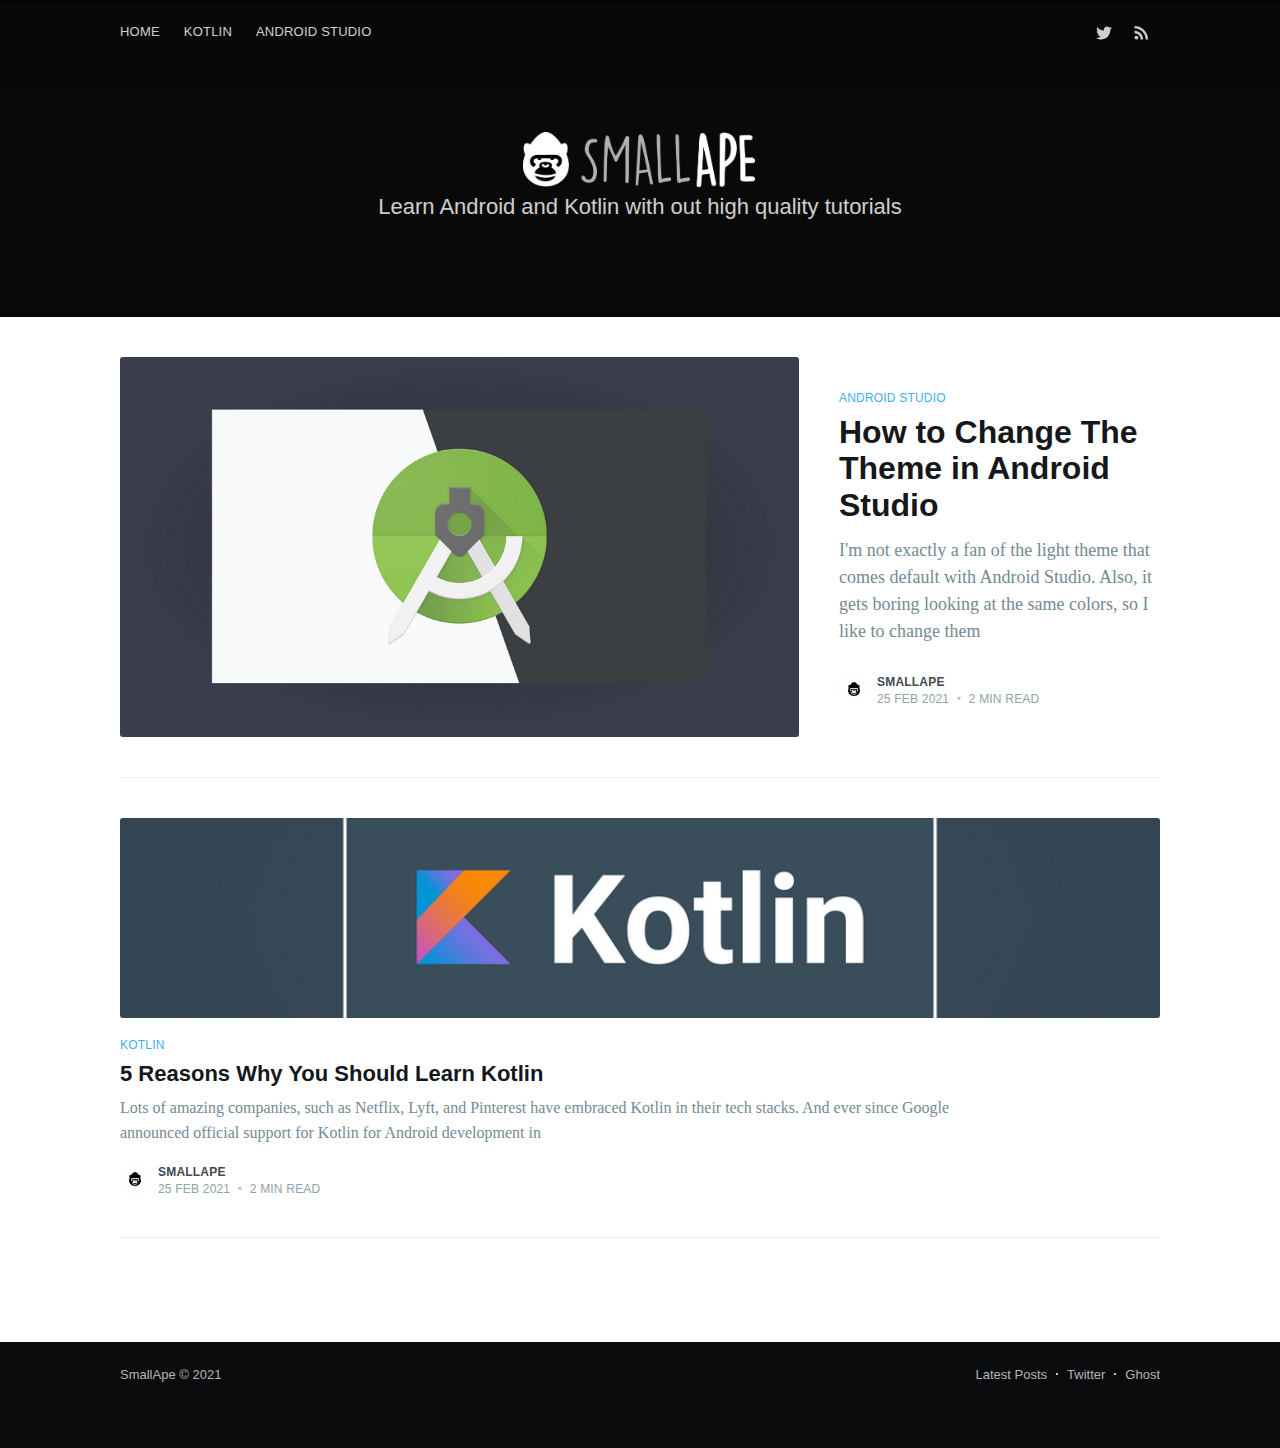
<file: index.html>
<!DOCTYPE html>
<html lang="en">

<head>

    <meta charset="utf-8" />
    <meta http-equiv="X-UA-Compatible" content="IE=edge" />

    <title>SmallApe</title>
    <meta name="HandheldFriendly" content="True" />
    <meta name="viewport" content="width=device-width, initial-scale=1.0" />

    <link rel="stylesheet" type="text/css" href="assets/built/screen.css" />

    <meta name="description" content="Learn Android and Kotlin with out high quality tutorials" />
    <link rel="icon" href="favicon.png" type="image/png" />
    <link rel="canonical" href="index.html" />
    <meta name="referrer" content="no-referrer-when-downgrade" />

    <meta property="og:site_name" content="SmallApe" />
    <meta property="og:type" content="website" />
    <meta property="og:title" content="SmallApe" />
    <meta property="og:description" content="Learn Android and Kotlin with out high quality tutorials" />
    <meta property="og:url" content="https://smallape.com/" />
    <meta property="og:image" content="https://smallape.com/content/images/2021/02/rect3300.png" />
    <meta name="twitter:card" content="summary_large_image" />
    <meta name="twitter:title" content="SmallApe" />
    <meta name="twitter:description" content="Learn Android and Kotlin with out high quality tutorials" />
    <meta name="twitter:url" content="https://smallape.com/" />
    <meta name="twitter:image" content="https://smallape.com/content/images/2021/02/rect3300.png" />
    <meta name="twitter:site" content="@smallape2" />
    <meta property="og:image:width" content="600" />
    <meta property="og:image:height" content="126" />

    <script type="application/ld+json">
        {
            "@context": "https://schema.org",
            "@type": "WebSite",
            "publisher": {
                "@type": "Organization",
                "name": "SmallApe",
                "url": "https://smallape.com/",
                "logo": {
                    "@type": "ImageObject",
                    "url": "https://smallape.com/content/images/2021/02/g2560.png"
                }
            },
            "url": "https://smallape.com/",
            "image": {
                "@type": "ImageObject",
                "url": "https://smallape.com/content/images/2021/02/rect3300.png",
                "width": 600,
                "height": 126
            },
            "mainEntityOfPage": {
                "@type": "WebPage",
                "@id": "https://smallape.com/"
            },
            "description": "Learn Android and Kotlin with out high quality tutorials"
        }
    </script>

    <meta name="generator" content="Ghost 3.41" />
    <link rel="alternate" type="application/rss+xml" title="SmallApe" href="rss/index.html" />
    <link rel="stylesheet" href="https://smallape.com/assets/css/prism.css" />
    <!-- Global site tag (gtag.js) - Google Analytics -->
    <script async src="https://www.googletagmanager.com/gtag/js?id=G-519RX9JG3B"></script>
    <script>
        window.dataLayer = window.dataLayer || [];

        function gtag() {
            dataLayer.push(arguments);
        }
        gtag('js', new Date());

        gtag('config', 'G-519RX9JG3B');
    </script>
    <script data-ad-client="ca-pub-2016059626610271" async src="https://pagead2.googlesyndication.com/pagead/js/adsbygoogle.js"></script>

</head>

<body class="home-template">

    <div class="site-wrapper">


        <header class="site-home-header">


            <style type="text/css">
                .responsive-header-img {
                    background-image: url(content/images/size/w2000/2021/02/rect3300.png);
                }
                
                @media(max-width: 1000px) {
                    .responsive-header-img {
                        background-image: url(content/images/size/w1000/2021/02/rect3300.png);
                        background-image: -webkit-image-set(url(content/images/size/w1000/2021/02/rect3300.png) 1x, url(content/images/size/w2000/2021/02/rect3300.png) 2x);
                        background-image: image-set(url(content/images/size/w1000/2021/02/rect3300.png) 1x, url(content/images/size/w2000/2021/02/rect3300.png) 2x);
                    }
                }
                
                @media(max-width: 600px) {
                    .responsive-header-img {
                        background-image: url(content/images/size/w600/2021/02/rect3300.png);
                        background-image: -webkit-image-set(url(content/images/size/w600/2021/02/rect3300.png) 1x, url(content/images/size/w1000/2021/02/rect3300.png) 2x);
                        background-image: image-set(url(content/images/size/w600/2021/02/rect3300.png) 1x, url(content/images/size/w1000/2021/02/rect3300.png) 2x);
                    }
                }
            </style>
            <div class="outer site-header-background responsive-header-img">


                <div class="inner">
                    <nav class="site-nav">
                        <div class="site-nav-left-wrapper">
                            <div class="site-nav-left">
                                <a class="site-nav-logo" href="index.html"><img src="content/images/2021/02/g2560.png" alt="SmallApe" /></a>
                                <div class="site-nav-content">
                                    <ul class="nav">
                                        <li class="nav-home nav-current"><a href="index.html">Home</a></li>
                                        <li class="nav-kotlin"><a href="tag/kotlin/index.html">Kotlin</a></li>
                                        <li class="nav-android-studio"><a href="tag/android-studio/index.html">Android Studio</a></li>
                                    </ul>

                                </div>
                            </div>
                        </div>
                        <div class="site-nav-right">
                            <div class="social-links">
                                <a class="social-link social-link-tw" href="https://twitter.com/smallape2" title="Twitter" target="_blank" rel="noopener"><svg xmlns="http://www.w3.org/2000/svg" viewBox="0 0 32 32"><path d="M30.063 7.313c-.813 1.125-1.75 2.125-2.875 2.938v.75c0 1.563-.188 3.125-.688 4.625a15.088 15.088 0 0 1-2.063 4.438c-.875 1.438-2 2.688-3.25 3.813a15.015 15.015 0 0 1-4.625 2.563c-1.813.688-3.75 1-5.75 1-3.25 0-6.188-.875-8.875-2.625.438.063.875.125 1.375.125 2.688 0 5.063-.875 7.188-2.5-1.25 0-2.375-.375-3.375-1.125s-1.688-1.688-2.063-2.875c.438.063.813.125 1.125.125.5 0 1-.063 1.5-.25-1.313-.25-2.438-.938-3.313-1.938a5.673 5.673 0 0 1-1.313-3.688v-.063c.813.438 1.688.688 2.625.688a5.228 5.228 0 0 1-1.875-2c-.5-.875-.688-1.813-.688-2.75 0-1.063.25-2.063.75-2.938 1.438 1.75 3.188 3.188 5.25 4.25s4.313 1.688 6.688 1.813a5.579 5.579 0 0 1 1.5-5.438c1.125-1.125 2.5-1.688 4.125-1.688s3.063.625 4.188 1.813a11.48 11.48 0 0 0 3.688-1.375c-.438 1.375-1.313 2.438-2.563 3.188 1.125-.125 2.188-.438 3.313-.875z"/></svg>
</a>
                            </div>
                            <a class="rss-button" href="https://feedly.com/i/subscription/feed/https://smallape.com/rss/" title="RSS" target="_blank" rel="noopener"><svg xmlns="http://www.w3.org/2000/svg" viewBox="0 0 24 24"><circle cx="6.18" cy="17.82" r="2.18"/><path d="M4 4.44v2.83c7.03 0 12.73 5.7 12.73 12.73h2.83c0-8.59-6.97-15.56-15.56-15.56zm0 5.66v2.83c3.9 0 7.07 3.17 7.07 7.07h2.83c0-5.47-4.43-9.9-9.9-9.9z"/></svg>
</a>

                        </div>
                    </nav>
                    <div class="site-header-content">
                        <h1 class="site-title">
                            <img class="site-logo" src="content/images/size/w1000/2021/02/g2560.png" alt="SmallApe" />
                        </h1>
                        <h2 class="site-description">Learn Android and Kotlin with out high quality tutorials</h2>
                    </div>
                </div>
            </div>
        </header>

        <main id="site-main" class="site-main outer">
            <div class="inner posts">

                <div class="post-feed">

                    <article class="post-card post tag-android-studio post-card-large">

                        <a class="post-card-image-link" href="how-to-change-the-theme-in-android-studio/index.html">
                            <img class="post-card-image" srcset="content/images/size/w300/2021/02/g2294.png 300w,
                   content/images/size/w600/2021/02/g2294.png 600w,
                  content/images/size/w1000/2021/02/g2294.png 1000w,
                 content/images/size/w2000/2021/02/g2294.png 2000w" sizes="(max-width: 1000px) 400px, 700px" loading="lazy" src="content/images/size/w600/2021/02/g2294.png" alt="How to Change The Theme in Android Studio" />
                        </a>

                        <div class="post-card-content">

                            <a class="post-card-content-link" href="how-to-change-the-theme-in-android-studio/index.html">

                                <header class="post-card-header">
                                    <div class="post-card-primary-tag">Android Studio</div>
                                    <h2 class="post-card-title">How to Change The Theme in Android Studio</h2>
                                </header>

                                <section class="post-card-excerpt">
                                    <p>I'm not exactly a fan of the light theme that comes default with Android Studio. Also, it gets boring looking at the same colors, so I like to change them</p>
                                </section>

                            </a>

                            <footer class="post-card-meta">
                                <ul class="author-list">
                                    <li class="author-list-item">

                                        <div class="author-name-tooltip">
                                            SmallApe
                                        </div>

                                        <a href="author/smallape/index.html" class="static-avatar">
                                            <img class="author-profile-image" src="content/images/size/w100/2021/02/rect3904.png" alt="SmallApe" />
                                        </a>
                                    </li>
                                </ul>
                                <div class="post-card-byline-content">
                                    <span><a href="author/smallape/index.html">SmallApe</a></span>
                                    <span class="post-card-byline-date"><time datetime="2021-02-25">25 Feb 2021</time> <span class="bull">&bull;</span> 2 min read</span>
                                </div>
                            </footer>

                        </div>

                    </article>


                    <article class="post-card post tag-kotlin ">

                        <a class="post-card-image-link" href="5-reasons-why-you-should-learn-kotlin/index.html">
                            <img class="post-card-image" srcset="content/images/size/w300/2021/02/5-reasons-why-you-should-learn-kotlin.png 300w,
                   content/images/size/w600/2021/02/5-reasons-why-you-should-learn-kotlin.png 600w,
                  content/images/size/w1000/2021/02/5-reasons-why-you-should-learn-kotlin.png 1000w,
                 content/images/size/w2000/2021/02/5-reasons-why-you-should-learn-kotlin.png 2000w" sizes="(max-width: 1000px) 400px, 700px" loading="lazy" src="content/images/size/w600/2021/02/5-reasons-why-you-should-learn-kotlin.png" alt="5 Reasons Why You Should Learn Kotlin"
                            />
                        </a>

                        <div class="post-card-content">

                            <a class="post-card-content-link" href="5-reasons-why-you-should-learn-kotlin/index.html">

                                <header class="post-card-header">
                                    <div class="post-card-primary-tag">Kotlin</div>
                                    <h2 class="post-card-title">5 Reasons Why You Should Learn Kotlin</h2>
                                </header>

                                <section class="post-card-excerpt">
                                    <p>Lots of amazing companies, such as Netflix, Lyft, and Pinterest have embraced Kotlin in their tech stacks. And ever since Google announced official support for Kotlin for Android development in</p>
                                </section>

                            </a>

                            <footer class="post-card-meta">
                                <ul class="author-list">
                                    <li class="author-list-item">

                                        <div class="author-name-tooltip">
                                            SmallApe
                                        </div>

                                        <a href="author/smallape/index.html" class="static-avatar">
                                            <img class="author-profile-image" src="content/images/size/w100/2021/02/rect3904.png" alt="SmallApe" />
                                        </a>
                                    </li>
                                </ul>
                                <div class="post-card-byline-content">
                                    <span><a href="author/smallape/index.html">SmallApe</a></span>
                                    <span class="post-card-byline-date"><time datetime="2021-02-25">25 Feb 2021</time> <span class="bull">&bull;</span> 2 min read</span>
                                </div>
                            </footer>

                        </div>

                    </article>

                </div>

            </div>
        </main>

        <div class="outer site-nav-main">
            <div class="inner">
                <nav class="site-nav">
                    <div class="site-nav-left-wrapper">
                        <div class="site-nav-left">
                            <a class="site-nav-logo" href="index.html"><img src="content/images/2021/02/g2560.png" alt="SmallApe" /></a>
                            <div class="site-nav-content">
                                <ul class="nav">
                                    <li class="nav-home nav-current"><a href="index.html">Home</a></li>
                                    <li class="nav-kotlin"><a href="tag/kotlin/index.html">Kotlin</a></li>
                                    <li class="nav-android-studio"><a href="tag/android-studio/index.html">Android Studio</a></li>
                                </ul>

                            </div>
                        </div>
                    </div>
                    <div class="site-nav-right">
                        <div class="social-links">
                            <a class="social-link social-link-tw" href="https://twitter.com/smallape2" title="Twitter" target="_blank" rel="noopener"><svg xmlns="http://www.w3.org/2000/svg" viewBox="0 0 32 32"><path d="M30.063 7.313c-.813 1.125-1.75 2.125-2.875 2.938v.75c0 1.563-.188 3.125-.688 4.625a15.088 15.088 0 0 1-2.063 4.438c-.875 1.438-2 2.688-3.25 3.813a15.015 15.015 0 0 1-4.625 2.563c-1.813.688-3.75 1-5.75 1-3.25 0-6.188-.875-8.875-2.625.438.063.875.125 1.375.125 2.688 0 5.063-.875 7.188-2.5-1.25 0-2.375-.375-3.375-1.125s-1.688-1.688-2.063-2.875c.438.063.813.125 1.125.125.5 0 1-.063 1.5-.25-1.313-.25-2.438-.938-3.313-1.938a5.673 5.673 0 0 1-1.313-3.688v-.063c.813.438 1.688.688 2.625.688a5.228 5.228 0 0 1-1.875-2c-.5-.875-.688-1.813-.688-2.75 0-1.063.25-2.063.75-2.938 1.438 1.75 3.188 3.188 5.25 4.25s4.313 1.688 6.688 1.813a5.579 5.579 0 0 1 1.5-5.438c1.125-1.125 2.5-1.688 4.125-1.688s3.063.625 4.188 1.813a11.48 11.48 0 0 0 3.688-1.375c-.438 1.375-1.313 2.438-2.563 3.188 1.125-.125 2.188-.438 3.313-.875z"/></svg>
</a>
                        </div>
                        <a class="rss-button" href="https://feedly.com/i/subscription/feed/https://smallape.com/rss/" title="RSS" target="_blank" rel="noopener"><svg xmlns="http://www.w3.org/2000/svg" viewBox="0 0 24 24"><circle cx="6.18" cy="17.82" r="2.18"/><path d="M4 4.44v2.83c7.03 0 12.73 5.7 12.73 12.73h2.83c0-8.59-6.97-15.56-15.56-15.56zm0 5.66v2.83c3.9 0 7.07 3.17 7.07 7.07h2.83c0-5.47-4.43-9.9-9.9-9.9z"/></svg>
</a>

                    </div>
                </nav>
            </div>
        </div>


        <footer class="site-footer outer">
            <div class="site-footer-content inner">
                <section class="copyright"><a href="index.html">SmallApe</a> &copy; 2021</section>
                <nav class="site-footer-nav">
                    <a href="index.html">Latest Posts</a>

                    <a href="https://twitter.com/smallape2" target="_blank" rel="noopener">Twitter</a>
                    <a href="https://ghost.org" target="_blank" rel="noopener">Ghost</a>
                </nav>
            </div>
        </footer>

    </div>


    <script src="https://code.jquery.com/jquery-3.4.1.min.js" integrity="sha256-CSXorXvZcTkaix6Yvo6HppcZGetbYMGWSFlBw8HfCJo=" crossorigin="anonymous">
    </script>
    <script src="assets/built/casper.js"></script>

    <script>
        // Parse the URL parameter
        function getParameterByName(name, url) {
            if (!url) url = window.location.href;
            name = name.replace(/[\[\]]/g, "\\$&");
            var regex = new RegExp("[?&]" + name + "(=([^&#]*)|&|#|$)"),
                results = regex.exec(url);
            if (!results) return null;
            if (!results[2]) return '';
            return decodeURIComponent(results[2].replace(/\+/g, " "));
        }

        // Give the parameter a variable name
        var action = getParameterByName('action');
        var success = getParameterByName('success');

        $(document).ready(function() {
            if (action == 'subscribe' && (success === null || success === 'true')) {
                $('body').addClass('subscribe-success');
            }

            if (action == 'subscribe' && success === 'false') {
                $('body').addClass('subscribe-failure');
            }

            $('.subscribe-notification .subscribe-close-button').click(function() {
                $('.subscribe-notification').addClass('close');
            });

            // Reset form on opening subscrion overlay
            $('.subscribe-button').click(function() {
                $('.subscribe-overlay form').removeClass();
                $('.subscribe-email').val('');
            });
        });
    </script>

    <script>
        // NOTE: Scroll performance is poor in Safari
        // - this appears to be due to the events firing much more slowly in Safari.
        //   Dropping the scroll event and using only a raf loop results in smoother
        //   scrolling but continuous processing even when not scrolling
        $(document).ready(function() {

            var nav = document.querySelector('.site-nav-main .site-nav');
            var feed = document.querySelector('.post-feed');

            var lastScrollY = window.scrollY;
            var lastWindowHeight = window.innerHeight;
            var lastDocumentHeight = $(document).height();
            var ticking = false;

            function onScroll() {
                lastScrollY = window.scrollY;
                requestTick();
            }

            function onResize() {
                lastWindowHeight = window.innerHeight;
                lastDocumentHeight = $(document).height();
                requestTick();
            }

            function requestTick() {
                if (!ticking) {
                    requestAnimationFrame(update);
                }
                ticking = true;
            }

            function update() {
                var trigger = feed.getBoundingClientRect().top + window.scrollY;
                var progressMax = lastDocumentHeight - lastWindowHeight;

                // show/hide nav
                if (lastScrollY >= trigger - 20) {
                    nav.classList.add('fixed-nav-active');
                } else {
                    nav.classList.remove('fixed-nav-active');
                }

                ticking = false;
            }

            window.addEventListener('scroll', onScroll, {
                passive: true
            });
            window.addEventListener('resize', onResize, false);

            update();

        });
    </script>


    <script defer src="assets/js/prism.js"></script>

</body>

</html>
</file>
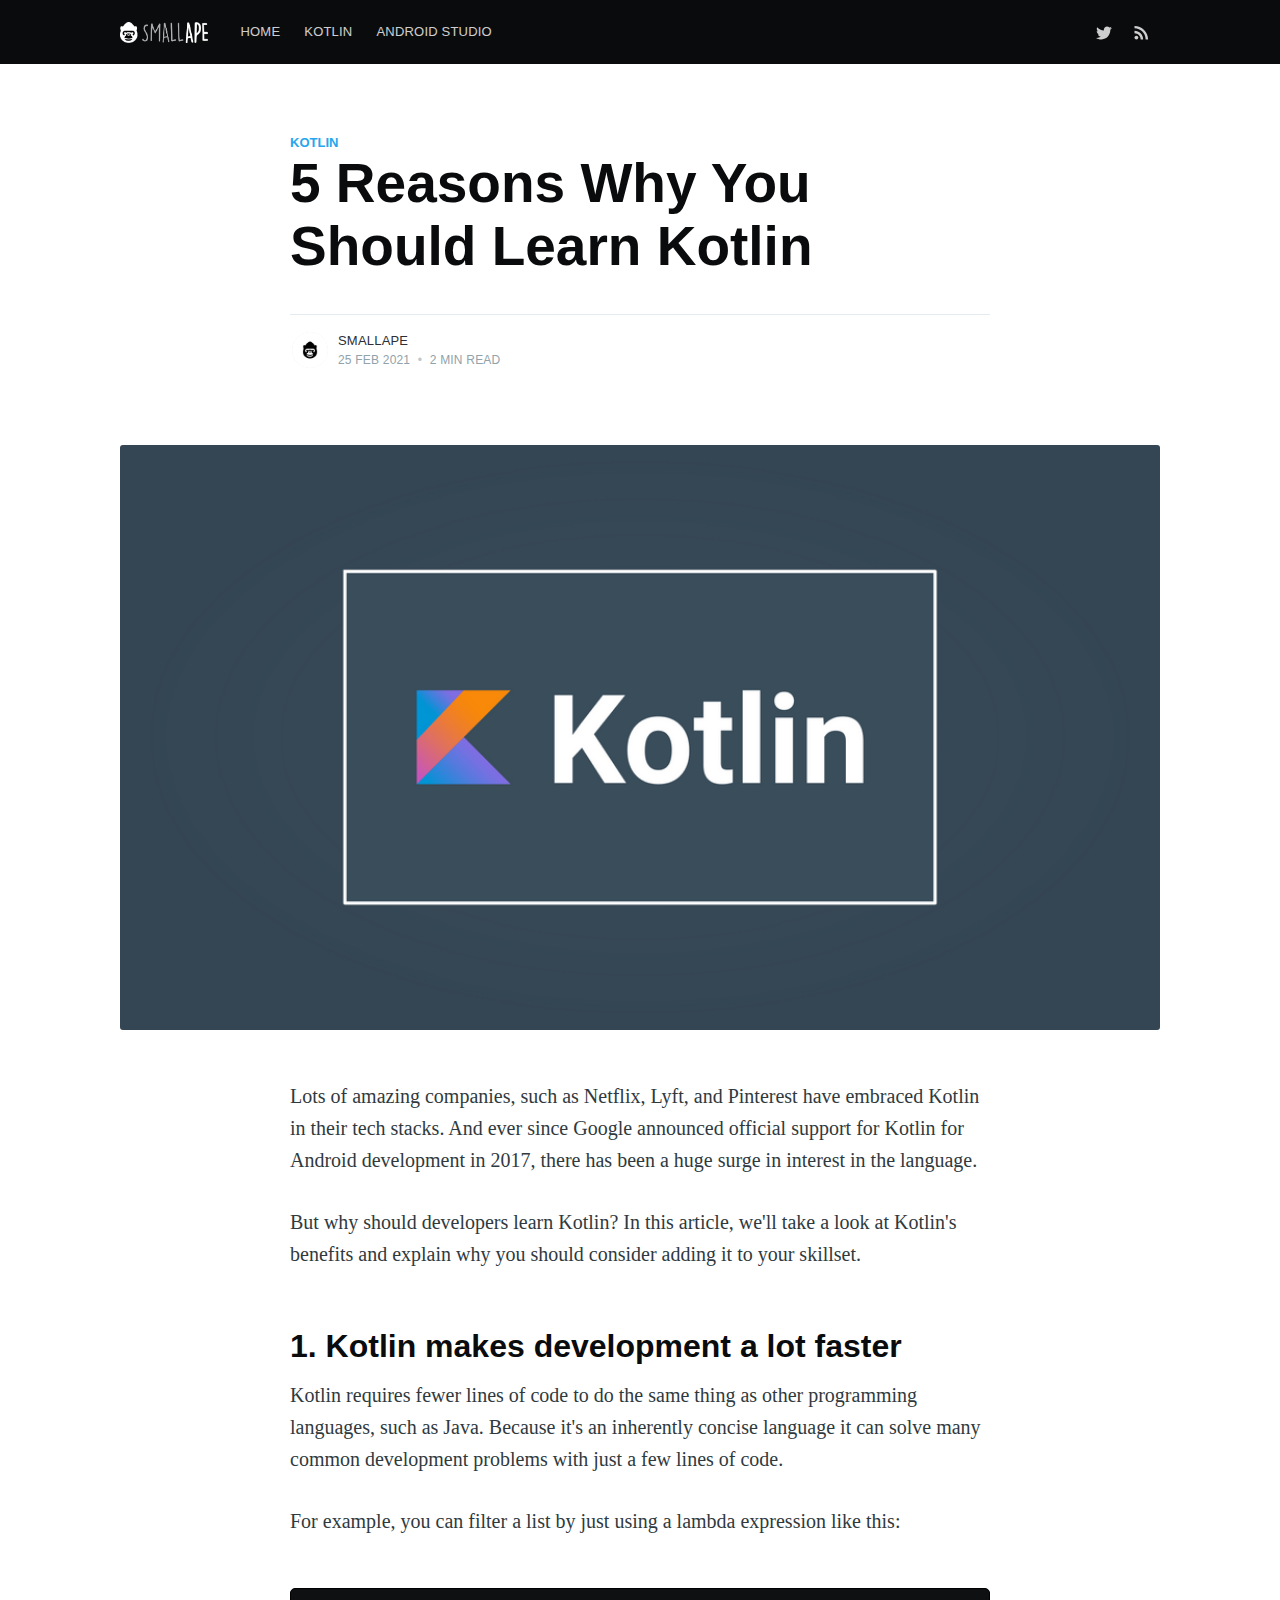
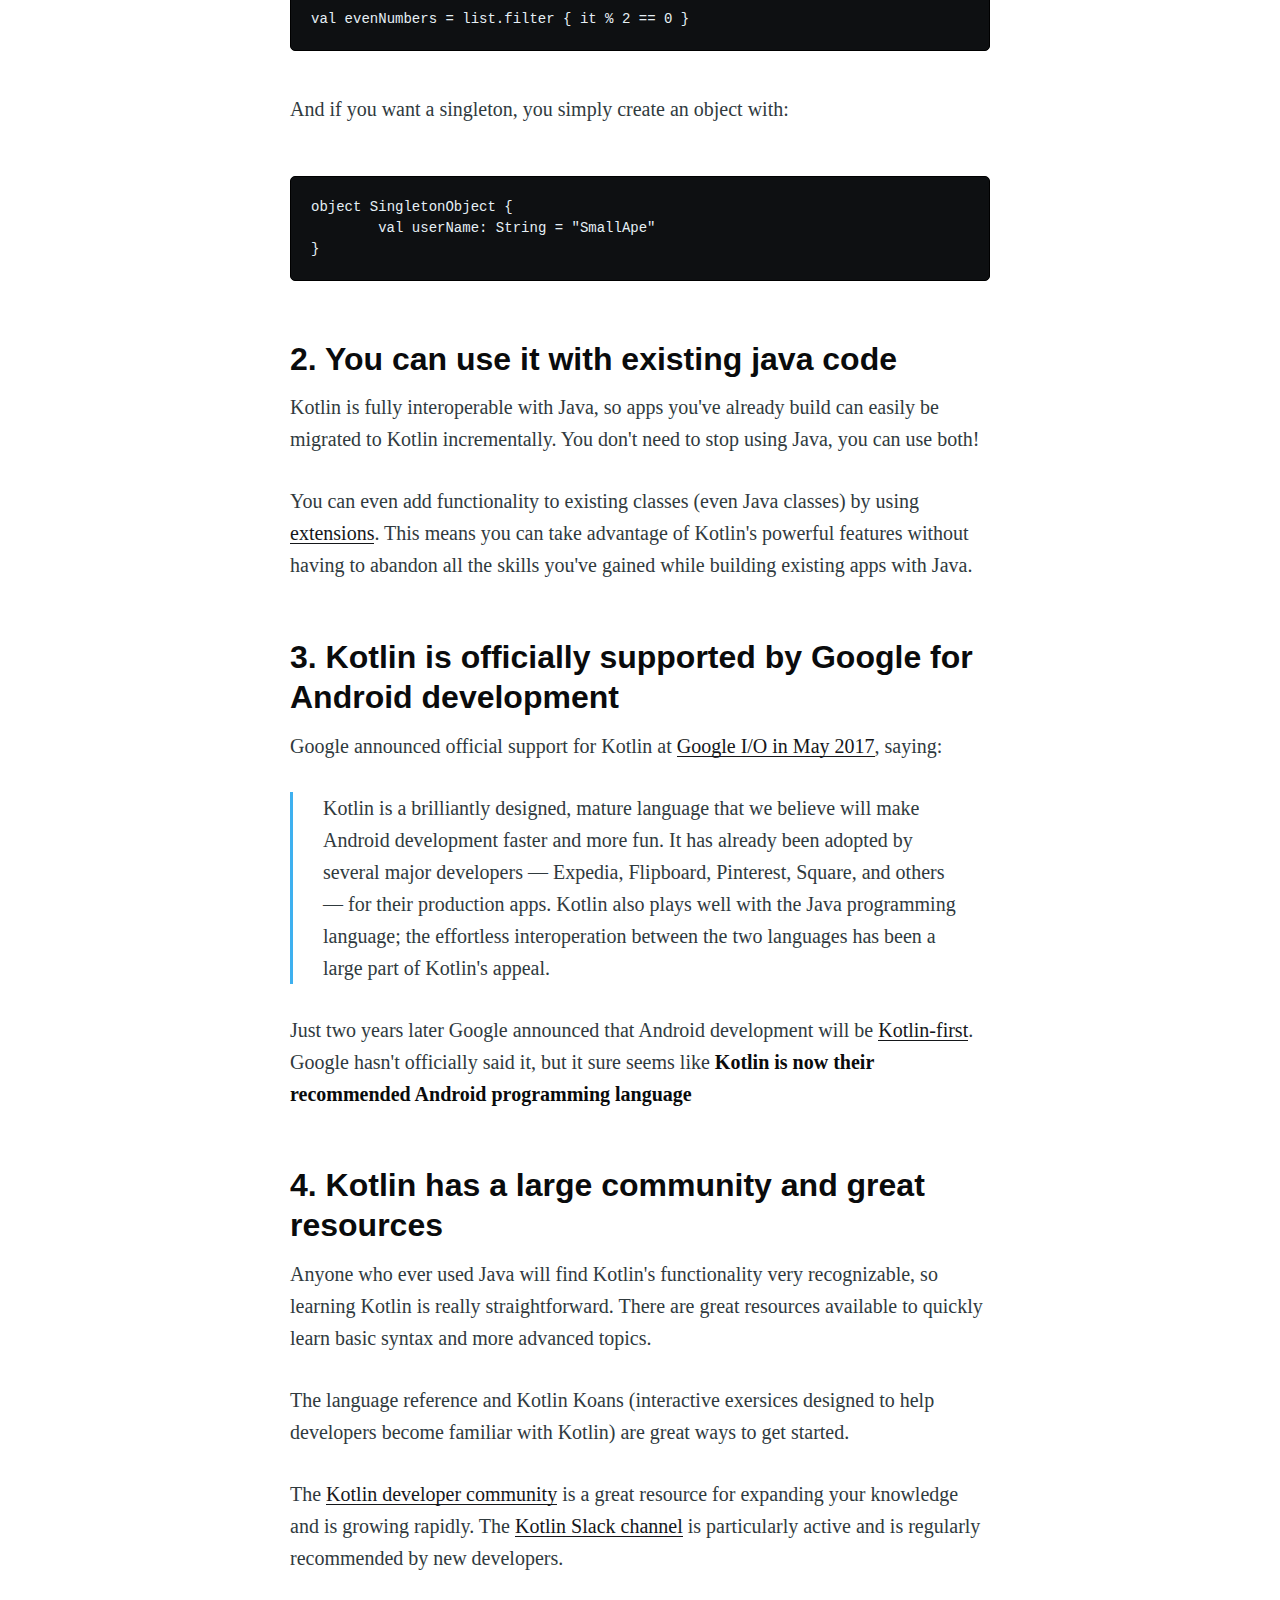
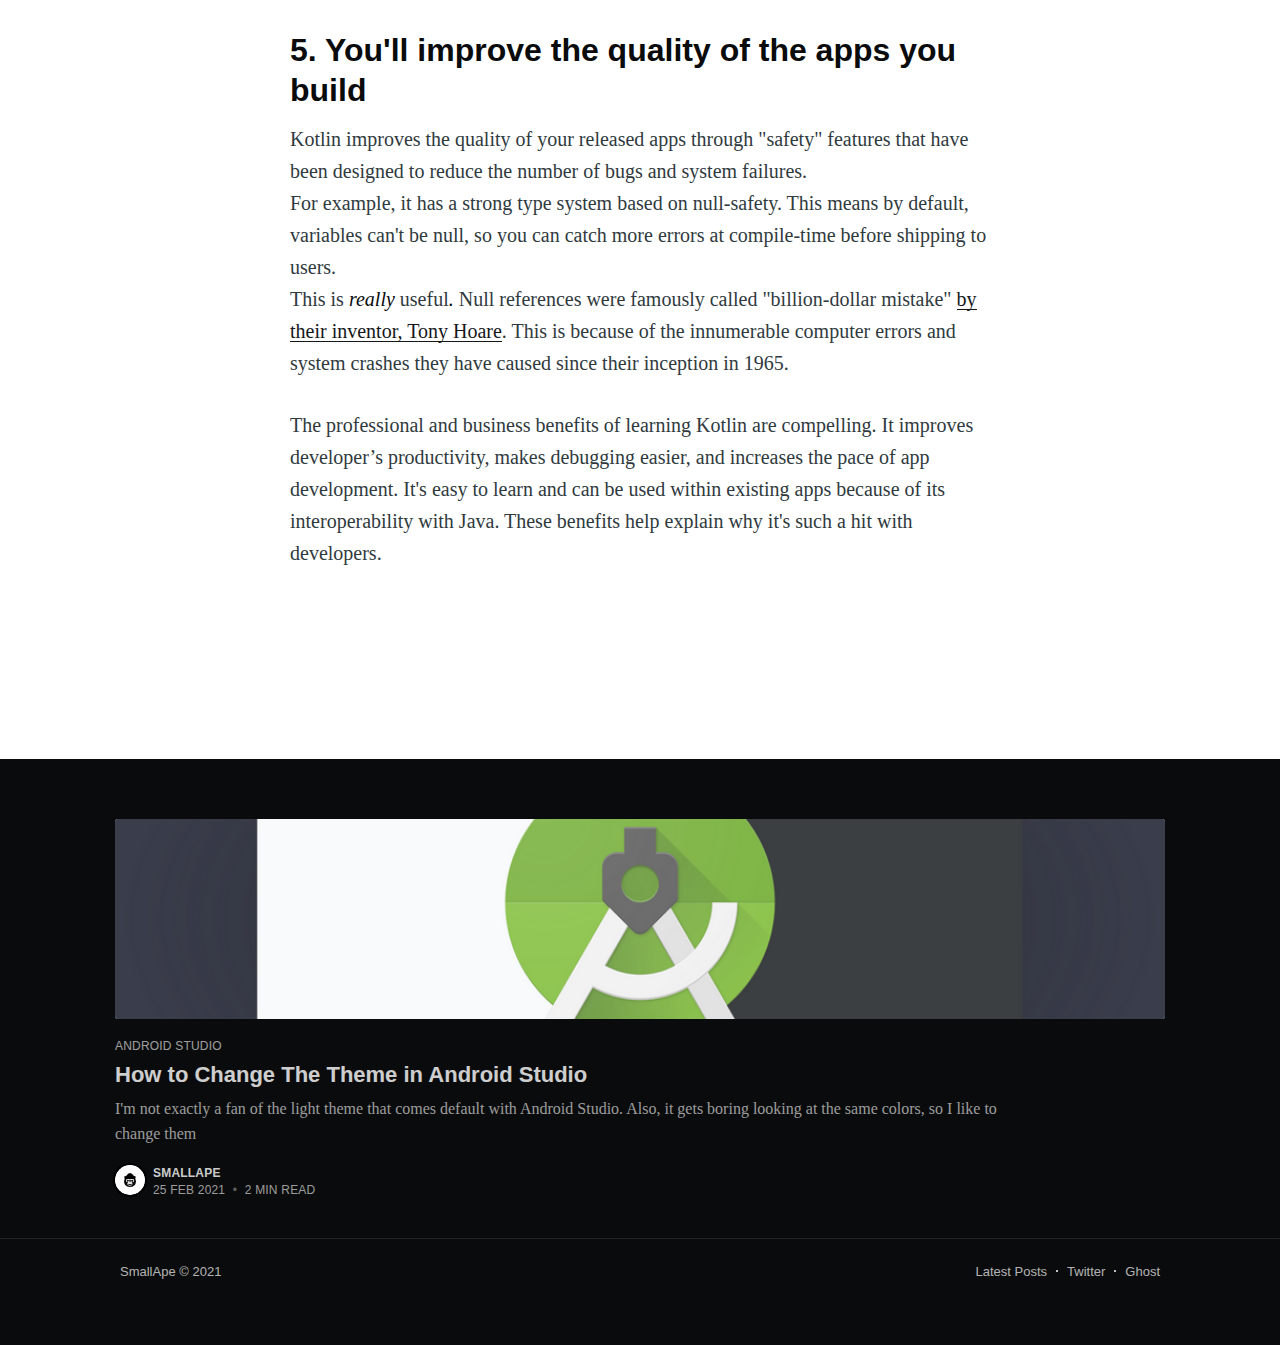
<file: 5-reasons-why-you-should-learn-kotlin/index.html>
<!DOCTYPE html>
<html lang="en">

<head>

    <meta charset="utf-8" />
    <meta http-equiv="X-UA-Compatible" content="IE=edge" />

    <title>5 Reasons Why You Should Learn Kotlin</title>
    <meta name="HandheldFriendly" content="True" />
    <meta name="viewport" content="width=device-width, initial-scale=1.0" />

    <link rel="stylesheet" type="text/css" href="../assets/built/screen.css" />

    <meta name="description" content="Lots of amazing companies, such as Netflix, Lyft, and Pinterest have embraced Kotlin in their tech stacks...." />
    <link rel="icon" href="../favicon.png" type="image/png" />
    <link rel="canonical" href="index.html" />
    <meta name="referrer" content="no-referrer-when-downgrade" />
    <link rel="amphtml" href="amp/index.html" />

    <meta property="og:site_name" content="SmallApe" />
    <meta property="og:type" content="article" />
    <meta property="og:title" content="5 Reasons Why You Should Learn Kotlin" />
    <meta property="og:description" content="Lots of amazing companies, such as Netflix, Lyft, and Pinterest have embraced Kotlin in their tech stacks...." />
    <meta property="og:url" content="https://smallape.com/5-reasons-why-you-should-learn-kotlin/" />
    <meta property="og:image" content="https://smallape.com/content/images/2021/02/5-reasons-why-you-should-learn-kotlin.png" />
    <meta property="article:published_time" content="2021-02-25T18:58:14.000Z" />
    <meta property="article:modified_time" content="2021-02-25T18:58:14.000Z" />
    <meta property="article:tag" content="Kotlin" />

    <meta name="twitter:card" content="summary_large_image" />
    <meta name="twitter:title" content="5 Reasons Why You Should Learn Kotlin" />
    <meta name="twitter:description" content="Lots of amazing companies, such as Netflix, Lyft, and Pinterest have embraced Kotlin in their tech stacks...." />
    <meta name="twitter:url" content="https://smallape.com/5-reasons-why-you-should-learn-kotlin/" />
    <meta name="twitter:image" content="https://smallape.com/content/images/2021/02/5-reasons-why-you-should-learn-kotlin.png" />
    <meta name="twitter:label1" content="Written by" />
    <meta name="twitter:data1" content="SmallApe" />
    <meta name="twitter:label2" content="Filed under" />
    <meta name="twitter:data2" content="Kotlin" />
    <meta name="twitter:site" content="@smallape2" />
    <meta property="og:image:width" content="1000" />
    <meta property="og:image:height" content="563" />

    <script type="application/ld+json">
        {
            "@context": "https://schema.org",
            "@type": "Article",
            "publisher": {
                "@type": "Organization",
                "name": "SmallApe",
                "url": "https://smallape.com/",
                "logo": {
                    "@type": "ImageObject",
                    "url": "https://smallape.com/content/images/2021/02/g2560.png"
                }
            },
            "author": {
                "@type": "Person",
                "name": "SmallApe",
                "image": {
                    "@type": "ImageObject",
                    "url": "https://smallape.com/content/images/2021/02/rect3904.png",
                    "width": 600,
                    "height": 600
                },
                "url": "https://smallape.com/author/smallape/",
                "sameAs": []
            },
            "headline": "5 Reasons Why You Should Learn Kotlin",
            "url": "https://smallape.com/5-reasons-why-you-should-learn-kotlin/",
            "datePublished": "2021-02-25T18:58:14.000Z",
            "dateModified": "2021-02-25T18:58:14.000Z",
            "image": {
                "@type": "ImageObject",
                "url": "https://smallape.com/content/images/2021/02/5-reasons-why-you-should-learn-kotlin.png",
                "width": 1000,
                "height": 563
            },
            "keywords": "Kotlin",
            "description": "Lots of amazing companies, such as Netflix, Lyft, and Pinterest have embraced\nKotlin in their tech stacks. And ever since Google announced official support\nfor Kotlin for Android development in 2017, there has been a huge surge in\ninterest in the language.\n\nBut why should developers learn Kotlin? In this article, we&#x27;ll take a look at\nKotlin&#x27;s benefits and explain why you should consider adding it to your\nskillset.\n\n1. Kotlin makes development a lot faster\nKotlin requires fewer lines of code to d",
            "mainEntityOfPage": {
                "@type": "WebPage",
                "@id": "https://smallape.com/"
            }
        }
    </script>

    <meta name="generator" content="Ghost 3.41" />
    <link rel="alternate" type="application/rss+xml" title="SmallApe" href="../rss/index.html" />
    <link rel="stylesheet" href="https://smallape.com/assets/css/prism.css" />
    <!-- Global site tag (gtag.js) - Google Analytics -->
    <script async src="https://www.googletagmanager.com/gtag/js?id=G-519RX9JG3B"></script>
    <script>
        window.dataLayer = window.dataLayer || [];

        function gtag() {
            dataLayer.push(arguments);
        }
        gtag('js', new Date());

        gtag('config', 'G-519RX9JG3B');
    </script>
    <script data-ad-client="ca-pub-2016059626610271" async src="https://pagead2.googlesyndication.com/pagead/js/adsbygoogle.js"></script>

</head>

<body class="post-template tag-kotlin">

    <div class="site-wrapper">



        <header class="site-header">
            <div class="outer site-nav-main">
                <div class="inner">
                    <nav class="site-nav">
                        <div class="site-nav-left-wrapper">
                            <div class="site-nav-left">
                                <a class="site-nav-logo" href="../index.html"><img src="../content/images/2021/02/g2560.png" alt="SmallApe" /></a>
                                <div class="site-nav-content">
                                    <ul class="nav">
                                        <li class="nav-home"><a href="../index.html">Home</a></li>
                                        <li class="nav-kotlin"><a href="../tag/kotlin/index.html">Kotlin</a></li>
                                        <li class="nav-android-studio"><a href="../tag/android-studio/index.html">Android Studio</a></li>
                                    </ul>

                                    <span class="nav-post-title ">5 Reasons Why You Should Learn Kotlin</span>
                                </div>
                            </div>
                        </div>
                        <div class="site-nav-right">
                            <div class="social-links">
                                <a class="social-link social-link-tw" href="https://twitter.com/smallape2" title="Twitter" target="_blank" rel="noopener"><svg xmlns="http://www.w3.org/2000/svg" viewBox="0 0 32 32"><path d="M30.063 7.313c-.813 1.125-1.75 2.125-2.875 2.938v.75c0 1.563-.188 3.125-.688 4.625a15.088 15.088 0 0 1-2.063 4.438c-.875 1.438-2 2.688-3.25 3.813a15.015 15.015 0 0 1-4.625 2.563c-1.813.688-3.75 1-5.75 1-3.25 0-6.188-.875-8.875-2.625.438.063.875.125 1.375.125 2.688 0 5.063-.875 7.188-2.5-1.25 0-2.375-.375-3.375-1.125s-1.688-1.688-2.063-2.875c.438.063.813.125 1.125.125.5 0 1-.063 1.5-.25-1.313-.25-2.438-.938-3.313-1.938a5.673 5.673 0 0 1-1.313-3.688v-.063c.813.438 1.688.688 2.625.688a5.228 5.228 0 0 1-1.875-2c-.5-.875-.688-1.813-.688-2.75 0-1.063.25-2.063.75-2.938 1.438 1.75 3.188 3.188 5.25 4.25s4.313 1.688 6.688 1.813a5.579 5.579 0 0 1 1.5-5.438c1.125-1.125 2.5-1.688 4.125-1.688s3.063.625 4.188 1.813a11.48 11.48 0 0 0 3.688-1.375c-.438 1.375-1.313 2.438-2.563 3.188 1.125-.125 2.188-.438 3.313-.875z"/></svg>
</a>
                            </div>
                            <a class="rss-button" href="https://feedly.com/i/subscription/feed/https://smallape.com/rss/" title="RSS" target="_blank" rel="noopener"><svg xmlns="http://www.w3.org/2000/svg" viewBox="0 0 24 24"><circle cx="6.18" cy="17.82" r="2.18"/><path d="M4 4.44v2.83c7.03 0 12.73 5.7 12.73 12.73h2.83c0-8.59-6.97-15.56-15.56-15.56zm0 5.66v2.83c3.9 0 7.07 3.17 7.07 7.07h2.83c0-5.47-4.43-9.9-9.9-9.9z"/></svg>
</a>

                        </div>
                    </nav>
                </div>
            </div>
        </header>


        <main id="site-main" class="site-main outer">
            <div class="inner">

                <article class="post-full post tag-kotlin ">

                    <header class="post-full-header">

                        <section class="post-full-tags">
                            <a href="../tag/kotlin/index.html">Kotlin</a>
                        </section>

                        <h1 class="post-full-title">5 Reasons Why You Should Learn Kotlin</h1>


                        <div class="post-full-byline">

                            <section class="post-full-byline-content">

                                <ul class="author-list">
                                    <li class="author-list-item">

                                        <div class="author-card">
                                            <img class="author-profile-image" src="../content/images/size/w100/2021/02/rect3904.png" alt="SmallApe" />
                                            <div class="author-info">
                                                <h2>SmallApe</h2>
                                                <p>Read <a href="../author/smallape/index.html">more posts</a> by this author.</p>
                                            </div>
                                        </div>

                                        <a href="../author/smallape/index.html" class="author-avatar">
                                            <img class="author-profile-image" src="../content/images/size/w100/2021/02/rect3904.png" alt="SmallApe" />
                                        </a>

                                    </li>
                                </ul>

                                <section class="post-full-byline-meta">
                                    <h4 class="author-name"><a href="../author/smallape/index.html">SmallApe</a></h4>
                                    <div class="byline-meta-content">
                                        <time class="byline-meta-date" datetime="2021-02-25">25 Feb 2021</time>
                                        <span class="byline-reading-time"><span class="bull">&bull;</span> 2 min read</span>
                                    </div>
                                </section>

                            </section>


                        </div>
                    </header>

                    <figure class="post-full-image">
                        <img srcset="../content/images/size/w300/2021/02/5-reasons-why-you-should-learn-kotlin.png 300w,
                           ../content/images/size/w600/2021/02/5-reasons-why-you-should-learn-kotlin.png 600w,
                          ../content/images/size/w1000/2021/02/5-reasons-why-you-should-learn-kotlin.png 1000w,
                         ../content/images/size/w2000/2021/02/5-reasons-why-you-should-learn-kotlin.png 2000w" sizes="(max-width: 800px) 400px,
                        (max-width: 1170px) 1170px,
                            2000px" src="../content/images/size/w2000/2021/02/5-reasons-why-you-should-learn-kotlin.png" alt="5 Reasons Why You Should Learn Kotlin" />
                    </figure>

                    <section class="post-full-content">
                        <div class="post-content">
                            <p>Lots of amazing companies, such as Netflix, Lyft, and Pinterest have embraced Kotlin in their tech stacks. And ever since Google announced official support for Kotlin for Android development in 2017, there has been a huge surge
                                in interest in the language.</p>
                            <p>But why should developers learn Kotlin? In this article, we'll take a look at Kotlin's benefits and explain why you should consider adding it to your skillset.</p>
                            <h2 id="1-kotlin-makes-development-a-lot-faster">1. Kotlin makes development a lot faster</h2>
                            <p>Kotlin requires fewer lines of code to do the same thing as other programming languages, such as Java. Because it's an inherently concise language it can solve many common development problems with just a few lines of code.</p>
                            <p>For example, you can filter a list by just using a lambda expression like this:</p><pre><code class="language-kotlin">val evenNumbers = list.filter { it % 2 == 0 }</code></pre>
                            <p>And if you want a singleton, you simply create an object with:</p><pre><code class="language-kotlin">object SingletonObject {
	val userName: String = "SmallApe"
}</code></pre>
                            <h2 id="2-you-can-use-it-with-existing-java-code">2. You can use it with existing java code</h2>
                            <p>Kotlin is fully interoperable with Java, so apps you've already build can easily be migrated to Kotlin incrementally. You don't need to stop using Java, you can use both!</p>
                            <p>You can even add functionality to existing classes (even Java classes) by using <a href="https://kotlinlang.org/docs/extensions.html">extensions</a>. This means you can take advantage of Kotlin's powerful features without having
                                to abandon all the skills you've gained while building existing apps with Java.</p>
                            <h2 id="3-kotlin-is-officially-supported-by-google-for-android-development">3. Kotlin is officially supported by Google for Android development</h2>
                            <p>Google announced official support for Kotlin at <a href="https://android-developers.googleblog.com/2017/05/android-announces-support-for-kotlin.html">Google I/O in May 2017</a>, saying:</p>
                            <blockquote>Kotlin is a brilliantly designed, mature language that we believe will make Android development faster and more fun. It has already been adopted by several major developers — Expedia, Flipboard, Pinterest, Square, and others
                                — for their production apps. Kotlin also plays well with the Java programming language; the effortless interoperation between the two languages has been a large part of Kotlin's appeal.</blockquote>
                            <p>Just two years later Google announced that Android development will be <a href="https://developer.android.com/kotlin/first">Kotlin-first</a>. Google hasn't officially said it, but it sure seems like <strong><strong>Kotlin is now their recommended Android programming language</strong></strong>
                            </p>
                            <h2 id="4-kotlin-has-a-large-community-and-great-resources">4. Kotlin has a large community and great resources</h2>
                            <p>Anyone who ever used Java will find Kotlin's functionality very recognizable, so learning Kotlin is really straightforward. There are great resources available to quickly learn basic syntax and more advanced topics.</p>
                            <p>The language reference and Kotlin Koans (interactive exersices designed to help developers become familiar with Kotlin) are great ways to get started.</p>
                            <p>The <a href="https://kotlinlang.org/community/">Kotlin developer community</a> is a great resource for expanding your knowledge and is growing rapidly. The <a href="https://surveys.jetbrains.com/s3/kotlin-slack-sign-up">Kotlin Slack channel</a>                                is particularly active and is regularly recommended by new developers.</p>
                            <h2 id="5-you-ll-improve-the-quality-of-the-apps-you-build">5. You'll improve the quality of the apps you build</h2>
                            <p>Kotlin improves the quality of your released apps through "safety" features that have been designed to reduce the number of bugs and system failures.<br>For example, it has a strong type system based on null-safety. This means
                                by default, variables can't be null, so you can catch more errors at compile-time before shipping to users.<br>This is <em><em>really </em></em>useful<em><em>. </em></em>Null references were famously called "billion-dollar
                                mistake" <a href="https://www.infoq.com/presentations/Null-References-The-Billion-Dollar-Mistake-Tony-Hoare/">by their inventor, Tony Hoare</a>. This is because of the innumerable computer errors and system crashes they
                                have caused since their inception in 1965.</p>
                            <p>The professional and business benefits of learning Kotlin are compelling. It improves developer’s productivity, makes debugging easier, and increases the pace of app development. It's easy to learn and can be used within existing
                                apps because of its interoperability with Java. These benefits help explain why it's such a hit with developers.</p>
                            <aside><br></aside>
                        </div>
                    </section>



                </article>

            </div>
        </main>

        <aside class="read-next outer">
            <div class="inner">
                <div class="read-next-feed">

                    <article class="post-card post tag-android-studio ">

                        <a class="post-card-image-link" href="../how-to-change-the-theme-in-android-studio/index.html">
                            <img class="post-card-image" srcset="../content/images/size/w300/2021/02/g2294.png 300w,
                   ../content/images/size/w600/2021/02/g2294.png 600w,
                  ../content/images/size/w1000/2021/02/g2294.png 1000w,
                 ../content/images/size/w2000/2021/02/g2294.png 2000w" sizes="(max-width: 1000px) 400px, 700px" loading="lazy" src="../content/images/size/w600/2021/02/g2294.png" alt="How to Change The Theme in Android Studio" />
                        </a>

                        <div class="post-card-content">

                            <a class="post-card-content-link" href="../how-to-change-the-theme-in-android-studio/index.html">

                                <header class="post-card-header">
                                    <div class="post-card-primary-tag">Android Studio</div>
                                    <h2 class="post-card-title">How to Change The Theme in Android Studio</h2>
                                </header>

                                <section class="post-card-excerpt">
                                    <p>I'm not exactly a fan of the light theme that comes default with Android Studio. Also, it gets boring looking at the same colors, so I like to change them</p>
                                </section>

                            </a>

                            <footer class="post-card-meta">
                                <ul class="author-list">
                                    <li class="author-list-item">

                                        <div class="author-name-tooltip">
                                            SmallApe
                                        </div>

                                        <a href="../author/smallape/index.html" class="static-avatar">
                                            <img class="author-profile-image" src="../content/images/size/w100/2021/02/rect3904.png" alt="SmallApe" />
                                        </a>
                                    </li>
                                </ul>
                                <div class="post-card-byline-content">
                                    <span><a href="../author/smallape/index.html">SmallApe</a></span>
                                    <span class="post-card-byline-date"><time datetime="2021-02-25">25 Feb 2021</time> <span class="bull">&bull;</span> 2 min read</span>
                                </div>
                            </footer>

                        </div>

                    </article>

                </div>
            </div>
        </aside>




        <footer class="site-footer outer">
            <div class="site-footer-content inner">
                <section class="copyright"><a href="../index.html">SmallApe</a> &copy; 2021</section>
                <nav class="site-footer-nav">
                    <a href="../index.html">Latest Posts</a>

                    <a href="https://twitter.com/smallape2" target="_blank" rel="noopener">Twitter</a>
                    <a href="https://ghost.org" target="_blank" rel="noopener">Ghost</a>
                </nav>
            </div>
        </footer>

    </div>


    <script src="https://code.jquery.com/jquery-3.4.1.min.js" integrity="sha256-CSXorXvZcTkaix6Yvo6HppcZGetbYMGWSFlBw8HfCJo=" crossorigin="anonymous">
    </script>
    <script src="../assets/built/casper.js"></script>

    <script>
        // Parse the URL parameter
        function getParameterByName(name, url) {
            if (!url) url = window.location.href;
            name = name.replace(/[\[\]]/g, "\\$&");
            var regex = new RegExp("[?&]" + name + "(=([^&#]*)|&|#|$)"),
                results = regex.exec(url);
            if (!results) return null;
            if (!results[2]) return '';
            return decodeURIComponent(results[2].replace(/\+/g, " "));
        }

        // Give the parameter a variable name
        var action = getParameterByName('action');
        var success = getParameterByName('success');

        $(document).ready(function() {
            if (action == 'subscribe' && (success === null || success === 'true')) {
                $('body').addClass('subscribe-success');
            }

            if (action == 'subscribe' && success === 'false') {
                $('body').addClass('subscribe-failure');
            }

            $('.subscribe-notification .subscribe-close-button').click(function() {
                $('.subscribe-notification').addClass('close');
            });

            // Reset form on opening subscrion overlay
            $('.subscribe-button').click(function() {
                $('.subscribe-overlay form').removeClass();
                $('.subscribe-email').val('');
            });
        });
    </script>

    <script>
        $(document).ready(function() {
            // FitVids - start
            var $postContent = $(".post-full-content");
            $postContent.fitVids();
            // FitVids - end

            // Replace nav with title on scroll - start
            Casper.stickyNavTitle({
                navSelector: '.site-nav-main',
                titleSelector: '.post-full-title',
                activeClass: 'nav-post-title-active'
            });
            // Replace nav with title on scroll - end

            // Hover on avatar
            var hoverTimeout;
            $('.author-list-item').hover(function() {
                var $this = $(this);

                clearTimeout(hoverTimeout);

                $('.author-card').removeClass('hovered');
                $(this).children('.author-card').addClass('hovered');

            }, function() {
                var $this = $(this);

                hoverTimeout = setTimeout(function() {
                    $this.children('.author-card').removeClass('hovered');
                }, 800);
            });
        });
    </script>


    <script defer src="../assets/js/prism.js"></script>

</body>

</html>
</file>
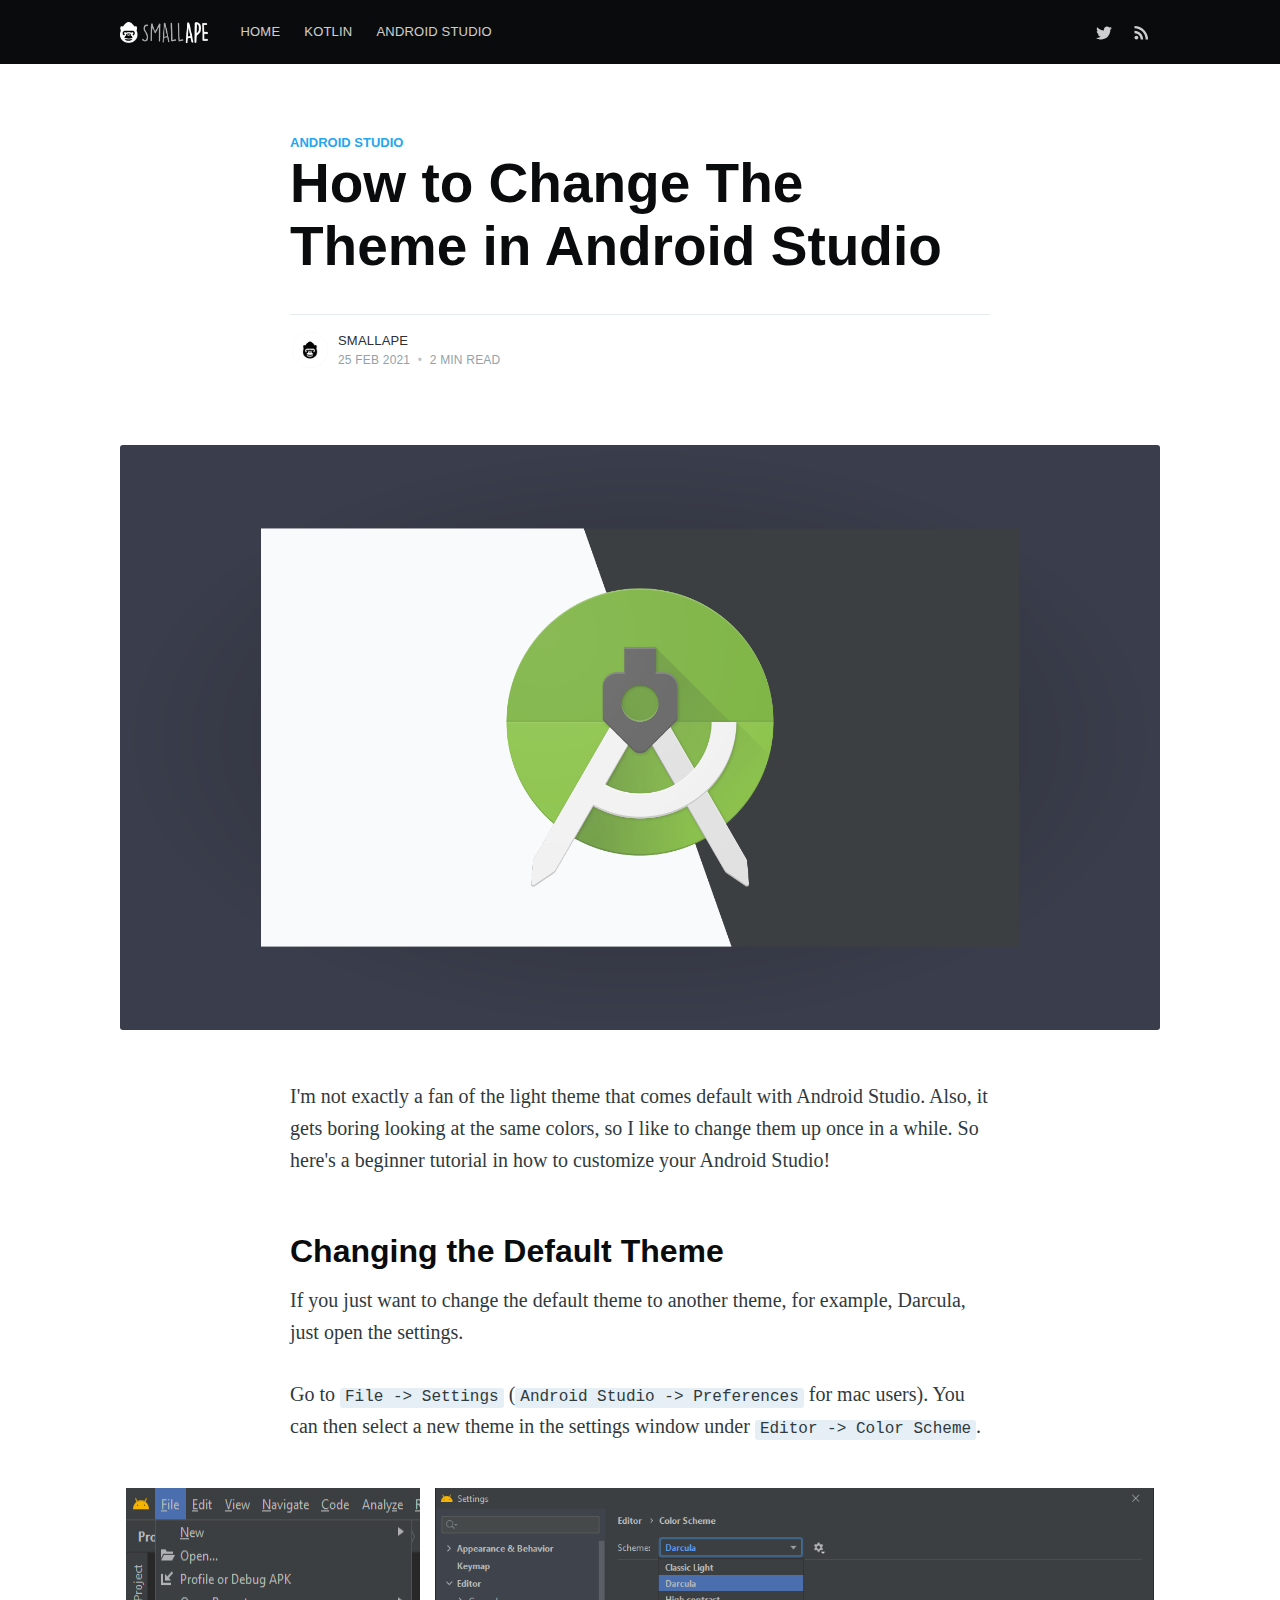
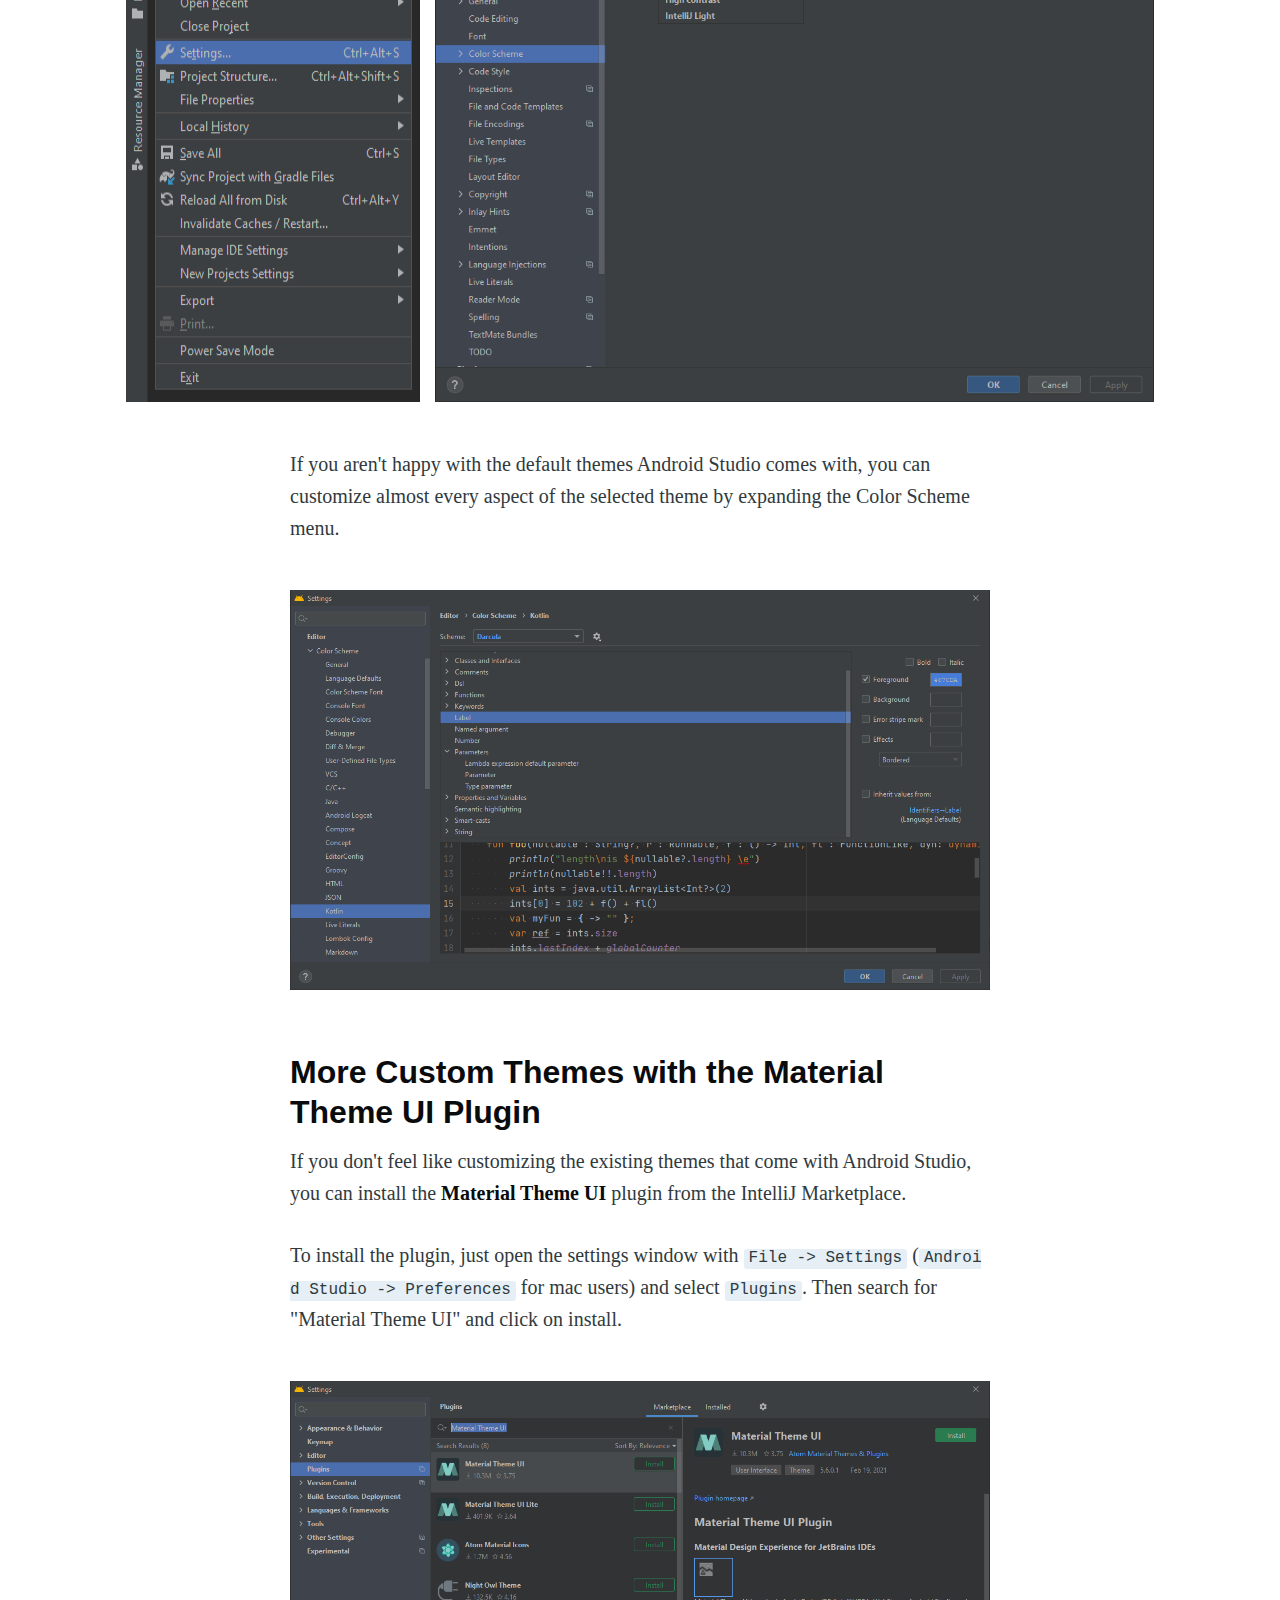
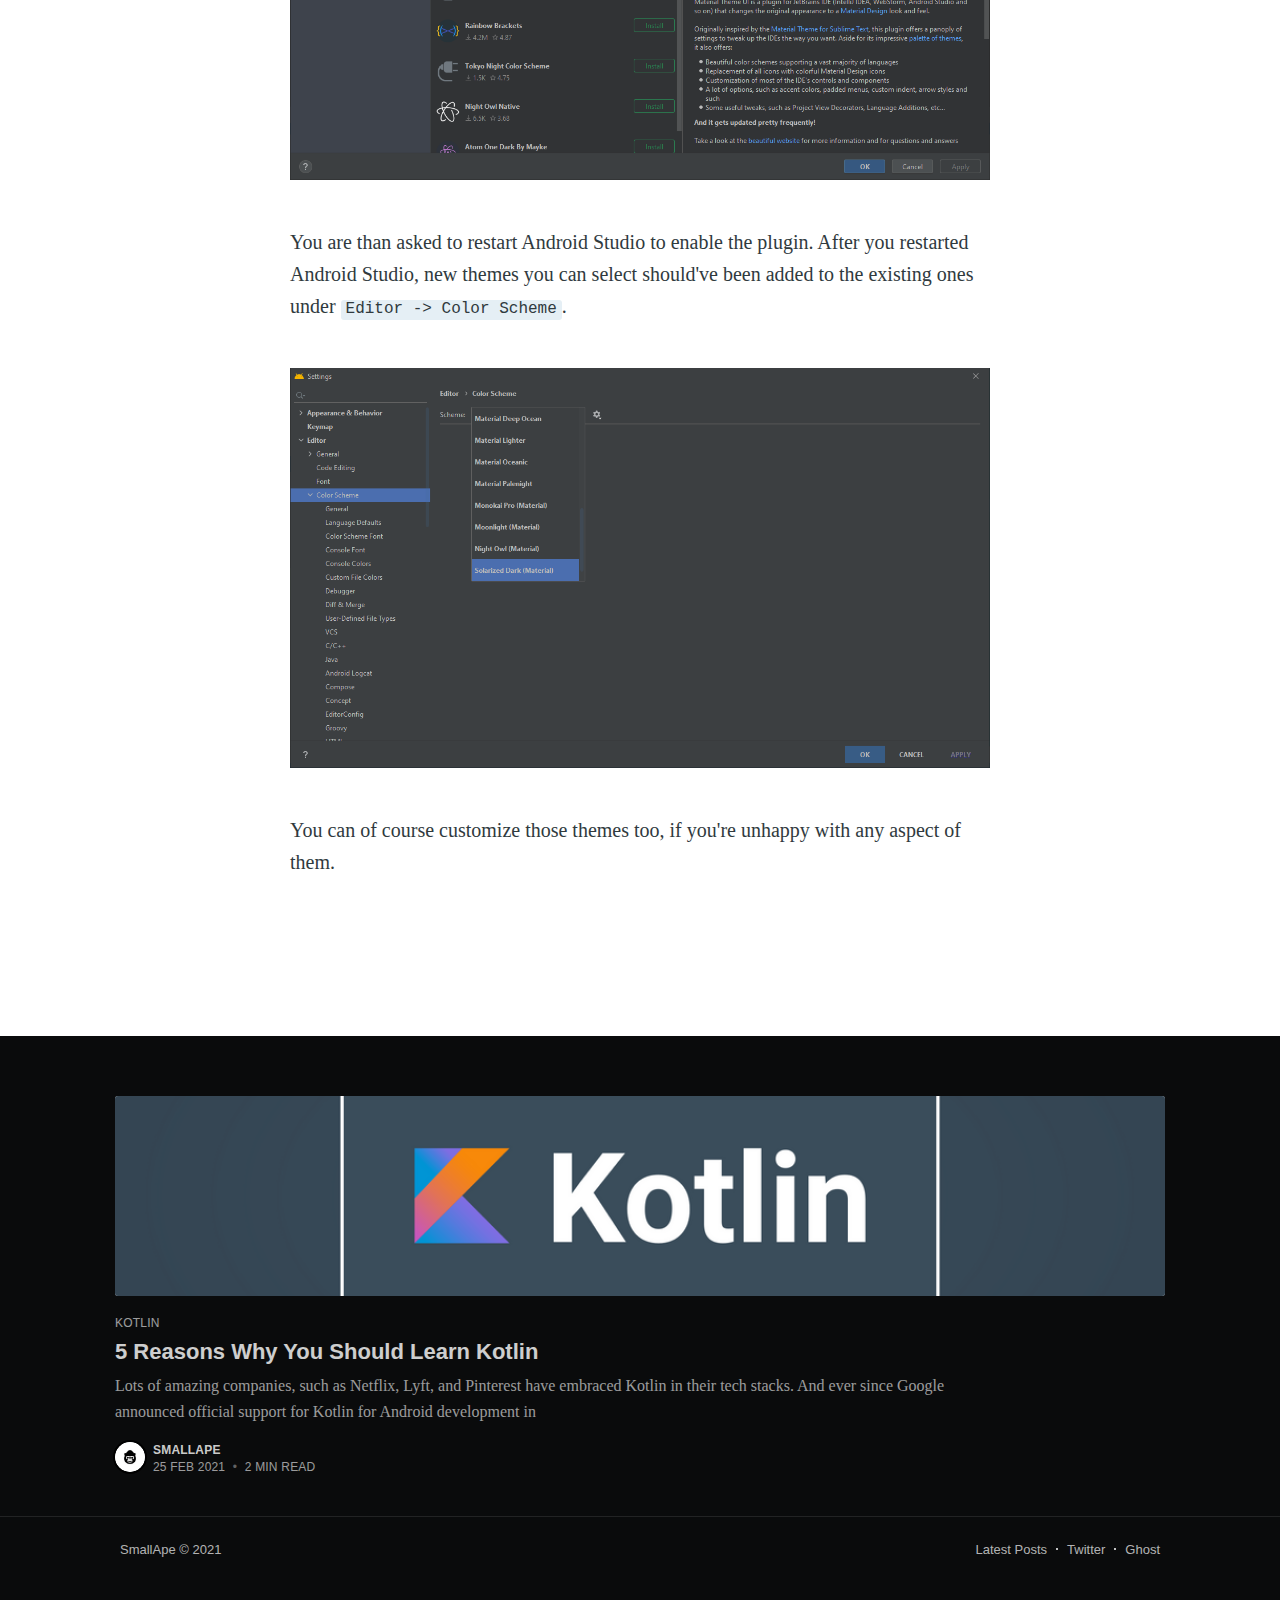
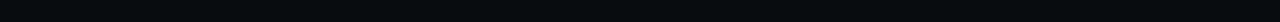
<file: how-to-change-the-theme-in-android-studio/index.html>
<!DOCTYPE html>
<html lang="en">

<head>

    <meta charset="utf-8" />
    <meta http-equiv="X-UA-Compatible" content="IE=edge" />

    <title>How to Change The Theme in Android Studio</title>
    <meta name="HandheldFriendly" content="True" />
    <meta name="viewport" content="width=device-width, initial-scale=1.0" />

    <link rel="stylesheet" type="text/css" href="../assets/built/screen.css" />

    <meta name="description" content="I&#x27;m not exactly a fan of the light theme that comes default with Android Studio. Also, it gets boring looking..." />
    <link rel="icon" href="../favicon.png" type="image/png" />
    <link rel="canonical" href="index.html" />
    <meta name="referrer" content="no-referrer-when-downgrade" />
    <link rel="amphtml" href="amp/index.html" />

    <meta property="og:site_name" content="SmallApe" />
    <meta property="og:type" content="article" />
    <meta property="og:title" content="How to Change The Theme in Android Studio" />
    <meta property="og:description" content="I&#x27;m not exactly a fan of the light theme that comes default with Android Studio. Also, it gets boring looking..." />
    <meta property="og:url" content="https://smallape.com/how-to-change-the-theme-in-android-studio/" />
    <meta property="og:image" content="https://smallape.com/content/images/2021/02/g2294.png" />
    <meta property="article:published_time" content="2021-02-25T19:01:32.000Z" />
    <meta property="article:modified_time" content="2021-02-25T19:01:32.000Z" />
    <meta property="article:tag" content="Android Studio" />

    <meta name="twitter:card" content="summary_large_image" />
    <meta name="twitter:title" content="How to Change The Theme in Android Studio" />
    <meta name="twitter:description" content="I&#x27;m not exactly a fan of the light theme that comes default with Android Studio. Also, it gets boring looking..." />
    <meta name="twitter:url" content="https://smallape.com/how-to-change-the-theme-in-android-studio/" />
    <meta name="twitter:image" content="https://smallape.com/content/images/2021/02/g2294.png" />
    <meta name="twitter:label1" content="Written by" />
    <meta name="twitter:data1" content="SmallApe" />
    <meta name="twitter:label2" content="Filed under" />
    <meta name="twitter:data2" content="Android Studio" />
    <meta name="twitter:site" content="@smallape2" />
    <meta property="og:image:width" content="1920" />
    <meta property="og:image:height" content="1080" />

    <script type="application/ld+json">
        {
            "@context": "https://schema.org",
            "@type": "Article",
            "publisher": {
                "@type": "Organization",
                "name": "SmallApe",
                "url": "https://smallape.com/",
                "logo": {
                    "@type": "ImageObject",
                    "url": "https://smallape.com/content/images/2021/02/g2560.png"
                }
            },
            "author": {
                "@type": "Person",
                "name": "SmallApe",
                "image": {
                    "@type": "ImageObject",
                    "url": "https://smallape.com/content/images/2021/02/rect3904.png",
                    "width": 600,
                    "height": 600
                },
                "url": "https://smallape.com/author/smallape/",
                "sameAs": []
            },
            "headline": "How to Change The Theme in Android Studio",
            "url": "https://smallape.com/how-to-change-the-theme-in-android-studio/",
            "datePublished": "2021-02-25T19:01:32.000Z",
            "dateModified": "2021-02-25T19:01:32.000Z",
            "image": {
                "@type": "ImageObject",
                "url": "https://smallape.com/content/images/2021/02/g2294.png",
                "width": 1920,
                "height": 1080
            },
            "keywords": "Android Studio",
            "description": "I&#x27;m not exactly a fan of the light theme that comes default with Android Studio.\nAlso, it gets boring looking at the same colors, so I like to change them up\nonce in a while. So here&#x27;s a beginner tutorial in how to customize your Android\nStudio!\n\nChanging the Default Theme\nIf you just want to change the default theme to another theme, for example,\nDarcula, just open the settings.\n\nGo to File -&gt; Settings (Android Studio -&gt; Preferences for mac users). You can\nthen select a new theme in the setting",
            "mainEntityOfPage": {
                "@type": "WebPage",
                "@id": "https://smallape.com/"
            }
        }
    </script>

    <meta name="generator" content="Ghost 3.41" />
    <link rel="alternate" type="application/rss+xml" title="SmallApe" href="../rss/index.html" />
    <link rel="stylesheet" href="https://smallape.com/assets/css/prism.css" />
    <!-- Global site tag (gtag.js) - Google Analytics -->
    <script async src="https://www.googletagmanager.com/gtag/js?id=G-519RX9JG3B"></script>
    <script>
        window.dataLayer = window.dataLayer || [];

        function gtag() {
            dataLayer.push(arguments);
        }
        gtag('js', new Date());

        gtag('config', 'G-519RX9JG3B');
    </script>
    <script data-ad-client="ca-pub-2016059626610271" async src="https://pagead2.googlesyndication.com/pagead/js/adsbygoogle.js"></script>

</head>

<body class="post-template tag-android-studio">

    <div class="site-wrapper">



        <header class="site-header">
            <div class="outer site-nav-main">
                <div class="inner">
                    <nav class="site-nav">
                        <div class="site-nav-left-wrapper">
                            <div class="site-nav-left">
                                <a class="site-nav-logo" href="../index.html"><img src="../content/images/2021/02/g2560.png" alt="SmallApe" /></a>
                                <div class="site-nav-content">
                                    <ul class="nav">
                                        <li class="nav-home"><a href="../index.html">Home</a></li>
                                        <li class="nav-kotlin"><a href="../tag/kotlin/index.html">Kotlin</a></li>
                                        <li class="nav-android-studio"><a href="../tag/android-studio/index.html">Android Studio</a></li>
                                    </ul>

                                    <span class="nav-post-title ">How to Change The Theme in Android Studio</span>
                                </div>
                            </div>
                        </div>
                        <div class="site-nav-right">
                            <div class="social-links">
                                <a class="social-link social-link-tw" href="https://twitter.com/smallape2" title="Twitter" target="_blank" rel="noopener"><svg xmlns="http://www.w3.org/2000/svg" viewBox="0 0 32 32"><path d="M30.063 7.313c-.813 1.125-1.75 2.125-2.875 2.938v.75c0 1.563-.188 3.125-.688 4.625a15.088 15.088 0 0 1-2.063 4.438c-.875 1.438-2 2.688-3.25 3.813a15.015 15.015 0 0 1-4.625 2.563c-1.813.688-3.75 1-5.75 1-3.25 0-6.188-.875-8.875-2.625.438.063.875.125 1.375.125 2.688 0 5.063-.875 7.188-2.5-1.25 0-2.375-.375-3.375-1.125s-1.688-1.688-2.063-2.875c.438.063.813.125 1.125.125.5 0 1-.063 1.5-.25-1.313-.25-2.438-.938-3.313-1.938a5.673 5.673 0 0 1-1.313-3.688v-.063c.813.438 1.688.688 2.625.688a5.228 5.228 0 0 1-1.875-2c-.5-.875-.688-1.813-.688-2.75 0-1.063.25-2.063.75-2.938 1.438 1.75 3.188 3.188 5.25 4.25s4.313 1.688 6.688 1.813a5.579 5.579 0 0 1 1.5-5.438c1.125-1.125 2.5-1.688 4.125-1.688s3.063.625 4.188 1.813a11.48 11.48 0 0 0 3.688-1.375c-.438 1.375-1.313 2.438-2.563 3.188 1.125-.125 2.188-.438 3.313-.875z"/></svg>
</a>
                            </div>
                            <a class="rss-button" href="https://feedly.com/i/subscription/feed/https://smallape.com/rss/" title="RSS" target="_blank" rel="noopener"><svg xmlns="http://www.w3.org/2000/svg" viewBox="0 0 24 24"><circle cx="6.18" cy="17.82" r="2.18"/><path d="M4 4.44v2.83c7.03 0 12.73 5.7 12.73 12.73h2.83c0-8.59-6.97-15.56-15.56-15.56zm0 5.66v2.83c3.9 0 7.07 3.17 7.07 7.07h2.83c0-5.47-4.43-9.9-9.9-9.9z"/></svg>
</a>

                        </div>
                    </nav>
                </div>
            </div>
        </header>


        <main id="site-main" class="site-main outer">
            <div class="inner">

                <article class="post-full post tag-android-studio ">

                    <header class="post-full-header">

                        <section class="post-full-tags">
                            <a href="../tag/android-studio/index.html">Android Studio</a>
                        </section>

                        <h1 class="post-full-title">How to Change The Theme in Android Studio</h1>


                        <div class="post-full-byline">

                            <section class="post-full-byline-content">

                                <ul class="author-list">
                                    <li class="author-list-item">

                                        <div class="author-card">
                                            <img class="author-profile-image" src="../content/images/size/w100/2021/02/rect3904.png" alt="SmallApe" />
                                            <div class="author-info">
                                                <h2>SmallApe</h2>
                                                <p>Read <a href="../author/smallape/index.html">more posts</a> by this author.</p>
                                            </div>
                                        </div>

                                        <a href="../author/smallape/index.html" class="author-avatar">
                                            <img class="author-profile-image" src="../content/images/size/w100/2021/02/rect3904.png" alt="SmallApe" />
                                        </a>

                                    </li>
                                </ul>

                                <section class="post-full-byline-meta">
                                    <h4 class="author-name"><a href="../author/smallape/index.html">SmallApe</a></h4>
                                    <div class="byline-meta-content">
                                        <time class="byline-meta-date" datetime="2021-02-25">25 Feb 2021</time>
                                        <span class="byline-reading-time"><span class="bull">&bull;</span> 2 min read</span>
                                    </div>
                                </section>

                            </section>


                        </div>
                    </header>

                    <figure class="post-full-image">
                        <img srcset="../content/images/size/w300/2021/02/g2294.png 300w,
                           ../content/images/size/w600/2021/02/g2294.png 600w,
                          ../content/images/size/w1000/2021/02/g2294.png 1000w,
                         ../content/images/size/w2000/2021/02/g2294.png 2000w" sizes="(max-width: 800px) 400px,
                        (max-width: 1170px) 1170px,
                            2000px" src="../content/images/size/w2000/2021/02/g2294.png" alt="How to Change The Theme in Android Studio" />
                    </figure>

                    <section class="post-full-content">
                        <div class="post-content">
                            <p>I'm not exactly a fan of the light theme that comes default with Android Studio. Also, it gets boring looking at the same colors, so I like to change them up once in a while. So here's a beginner tutorial in how to customize
                                your Android Studio!</p>
                            <h2 id="changing-the-default-theme">Changing the Default Theme</h2>
                            <p>If you just want to change the default theme to another theme, for example, Darcula, just open the settings.</p>
                            <p>Go to <code>File -&gt; Settings</code> (<code>Android Studio -&gt; Preferences</code> for mac users). You can then select a new theme in the settings window under <code>Editor -&gt; Color Scheme</code>.</p>
                            <figure class="kg-card kg-gallery-card kg-width-wide">
                                <div class="kg-gallery-container">
                                    <div class="kg-gallery-row">
                                        <div class="kg-gallery-image"><img src="../content/images/2021/02/open-settings.png" width="294" height="461" alt></div>
                                        <div class="kg-gallery-image"><img src="../content/images/2021/02/change-theme.png" width="984" height="703" alt srcset="../content/images/size/w600/2021/02/change-theme.png 600w, ../content/images/2021/02/change-theme.png 984w" sizes="(min-width: 720px) 720px"></div>
                                    </div>
                                </div>
                            </figure>
                            <p>If you aren't happy with the default themes Android Studio comes with, you can customize almost every aspect of the selected theme by expanding the Color Scheme menu.</p>
                            <figure class="kg-card kg-image-card"><img src="../content/images/2021/02/submenues-with-customization.png" class="kg-image" alt srcset="../content/images/size/w600/2021/02/submenues-with-customization.png 600w, ../content/images/size/w1000/2021/02/submenues-with-customization.png 1000w, ../content/images/2021/02/submenues-with-customization.png 1228w"
                                    sizes="(min-width: 720px) 720px"></figure>
                            <h2 id="more-custom-themes-with-the-material-theme-ui-plugin">More Custom Themes with the Material Theme UI Plugin</h2>
                            <p>If you don't feel like customizing the existing themes that come with Android Studio, you can install the <strong><strong>Material Theme UI</strong></strong> plugin from the IntelliJ Marketplace.</p>
                            <p>To install the plugin, just open the settings window with <code>File -&gt; Settings</code> (<code>Android Studio -&gt; Preferences</code> for mac users) and select <code>Plugins</code>. Then search for "Material Theme UI" and
                                click on install.</p>
                            <figure class="kg-card kg-image-card"><img src="../content/images/2021/02/plugin-material-theme-ui.png" class="kg-image" alt srcset="../content/images/size/w600/2021/02/plugin-material-theme-ui.png 600w, ../content/images/size/w1000/2021/02/plugin-material-theme-ui.png 1000w, ../content/images/2021/02/plugin-material-theme-ui.png 1228w"
                                    sizes="(min-width: 720px) 720px"></figure>
                            <p>You are than asked to restart Android Studio to enable the plugin. After you restarted Android Studio, new themes you can select should've been added to the existing ones under <code>Editor -&gt; Color Scheme</code>.</p>
                            <figure class="kg-card kg-image-card"><img src="../content/images/2021/02/new-material-themes.png" class="kg-image" alt srcset="../content/images/size/w600/2021/02/new-material-themes.png 600w, ../content/images/size/w1000/2021/02/new-material-themes.png 1000w, ../content/images/2021/02/new-material-themes.png 1228w"
                                    sizes="(min-width: 720px) 720px"></figure>
                            <p>You can of course customize those themes too, if you're unhappy with any aspect of them.</p>
                        </div>
                    </section>



                </article>

            </div>
        </main>

        <aside class="read-next outer">
            <div class="inner">
                <div class="read-next-feed">


                    <article class="post-card post tag-kotlin ">

                        <a class="post-card-image-link" href="../5-reasons-why-you-should-learn-kotlin/index.html">
                            <img class="post-card-image" srcset="../content/images/size/w300/2021/02/5-reasons-why-you-should-learn-kotlin.png 300w,
                   ../content/images/size/w600/2021/02/5-reasons-why-you-should-learn-kotlin.png 600w,
                  ../content/images/size/w1000/2021/02/5-reasons-why-you-should-learn-kotlin.png 1000w,
                 ../content/images/size/w2000/2021/02/5-reasons-why-you-should-learn-kotlin.png 2000w" sizes="(max-width: 1000px) 400px, 700px" loading="lazy" src="../content/images/size/w600/2021/02/5-reasons-why-you-should-learn-kotlin.png" alt="5 Reasons Why You Should Learn Kotlin"
                            />
                        </a>

                        <div class="post-card-content">

                            <a class="post-card-content-link" href="../5-reasons-why-you-should-learn-kotlin/index.html">

                                <header class="post-card-header">
                                    <div class="post-card-primary-tag">Kotlin</div>
                                    <h2 class="post-card-title">5 Reasons Why You Should Learn Kotlin</h2>
                                </header>

                                <section class="post-card-excerpt">
                                    <p>Lots of amazing companies, such as Netflix, Lyft, and Pinterest have embraced Kotlin in their tech stacks. And ever since Google announced official support for Kotlin for Android development in</p>
                                </section>

                            </a>

                            <footer class="post-card-meta">
                                <ul class="author-list">
                                    <li class="author-list-item">

                                        <div class="author-name-tooltip">
                                            SmallApe
                                        </div>

                                        <a href="../author/smallape/index.html" class="static-avatar">
                                            <img class="author-profile-image" src="../content/images/size/w100/2021/02/rect3904.png" alt="SmallApe" />
                                        </a>
                                    </li>
                                </ul>
                                <div class="post-card-byline-content">
                                    <span><a href="../author/smallape/index.html">SmallApe</a></span>
                                    <span class="post-card-byline-date"><time datetime="2021-02-25">25 Feb 2021</time> <span class="bull">&bull;</span> 2 min read</span>
                                </div>
                            </footer>

                        </div>

                    </article>
                </div>
            </div>
        </aside>




        <footer class="site-footer outer">
            <div class="site-footer-content inner">
                <section class="copyright"><a href="../index.html">SmallApe</a> &copy; 2021</section>
                <nav class="site-footer-nav">
                    <a href="../index.html">Latest Posts</a>

                    <a href="https://twitter.com/smallape2" target="_blank" rel="noopener">Twitter</a>
                    <a href="https://ghost.org" target="_blank" rel="noopener">Ghost</a>
                </nav>
            </div>
        </footer>

    </div>


    <script src="https://code.jquery.com/jquery-3.4.1.min.js" integrity="sha256-CSXorXvZcTkaix6Yvo6HppcZGetbYMGWSFlBw8HfCJo=" crossorigin="anonymous">
    </script>
    <script src="../assets/built/casper.js"></script>

    <script>
        // Parse the URL parameter
        function getParameterByName(name, url) {
            if (!url) url = window.location.href;
            name = name.replace(/[\[\]]/g, "\\$&");
            var regex = new RegExp("[?&]" + name + "(=([^&#]*)|&|#|$)"),
                results = regex.exec(url);
            if (!results) return null;
            if (!results[2]) return '';
            return decodeURIComponent(results[2].replace(/\+/g, " "));
        }

        // Give the parameter a variable name
        var action = getParameterByName('action');
        var success = getParameterByName('success');

        $(document).ready(function() {
            if (action == 'subscribe' && (success === null || success === 'true')) {
                $('body').addClass('subscribe-success');
            }

            if (action == 'subscribe' && success === 'false') {
                $('body').addClass('subscribe-failure');
            }

            $('.subscribe-notification .subscribe-close-button').click(function() {
                $('.subscribe-notification').addClass('close');
            });

            // Reset form on opening subscrion overlay
            $('.subscribe-button').click(function() {
                $('.subscribe-overlay form').removeClass();
                $('.subscribe-email').val('');
            });
        });
    </script>

    <script>
        $(document).ready(function() {
            // FitVids - start
            var $postContent = $(".post-full-content");
            $postContent.fitVids();
            // FitVids - end

            // Replace nav with title on scroll - start
            Casper.stickyNavTitle({
                navSelector: '.site-nav-main',
                titleSelector: '.post-full-title',
                activeClass: 'nav-post-title-active'
            });
            // Replace nav with title on scroll - end

            // Hover on avatar
            var hoverTimeout;
            $('.author-list-item').hover(function() {
                var $this = $(this);

                clearTimeout(hoverTimeout);

                $('.author-card').removeClass('hovered');
                $(this).children('.author-card').addClass('hovered');

            }, function() {
                var $this = $(this);

                hoverTimeout = setTimeout(function() {
                    $this.children('.author-card').removeClass('hovered');
                }, 800);
            });
        });
    </script>


    <script defer src="../assets/js/prism.js"></script>

</body>

</html>
</file>
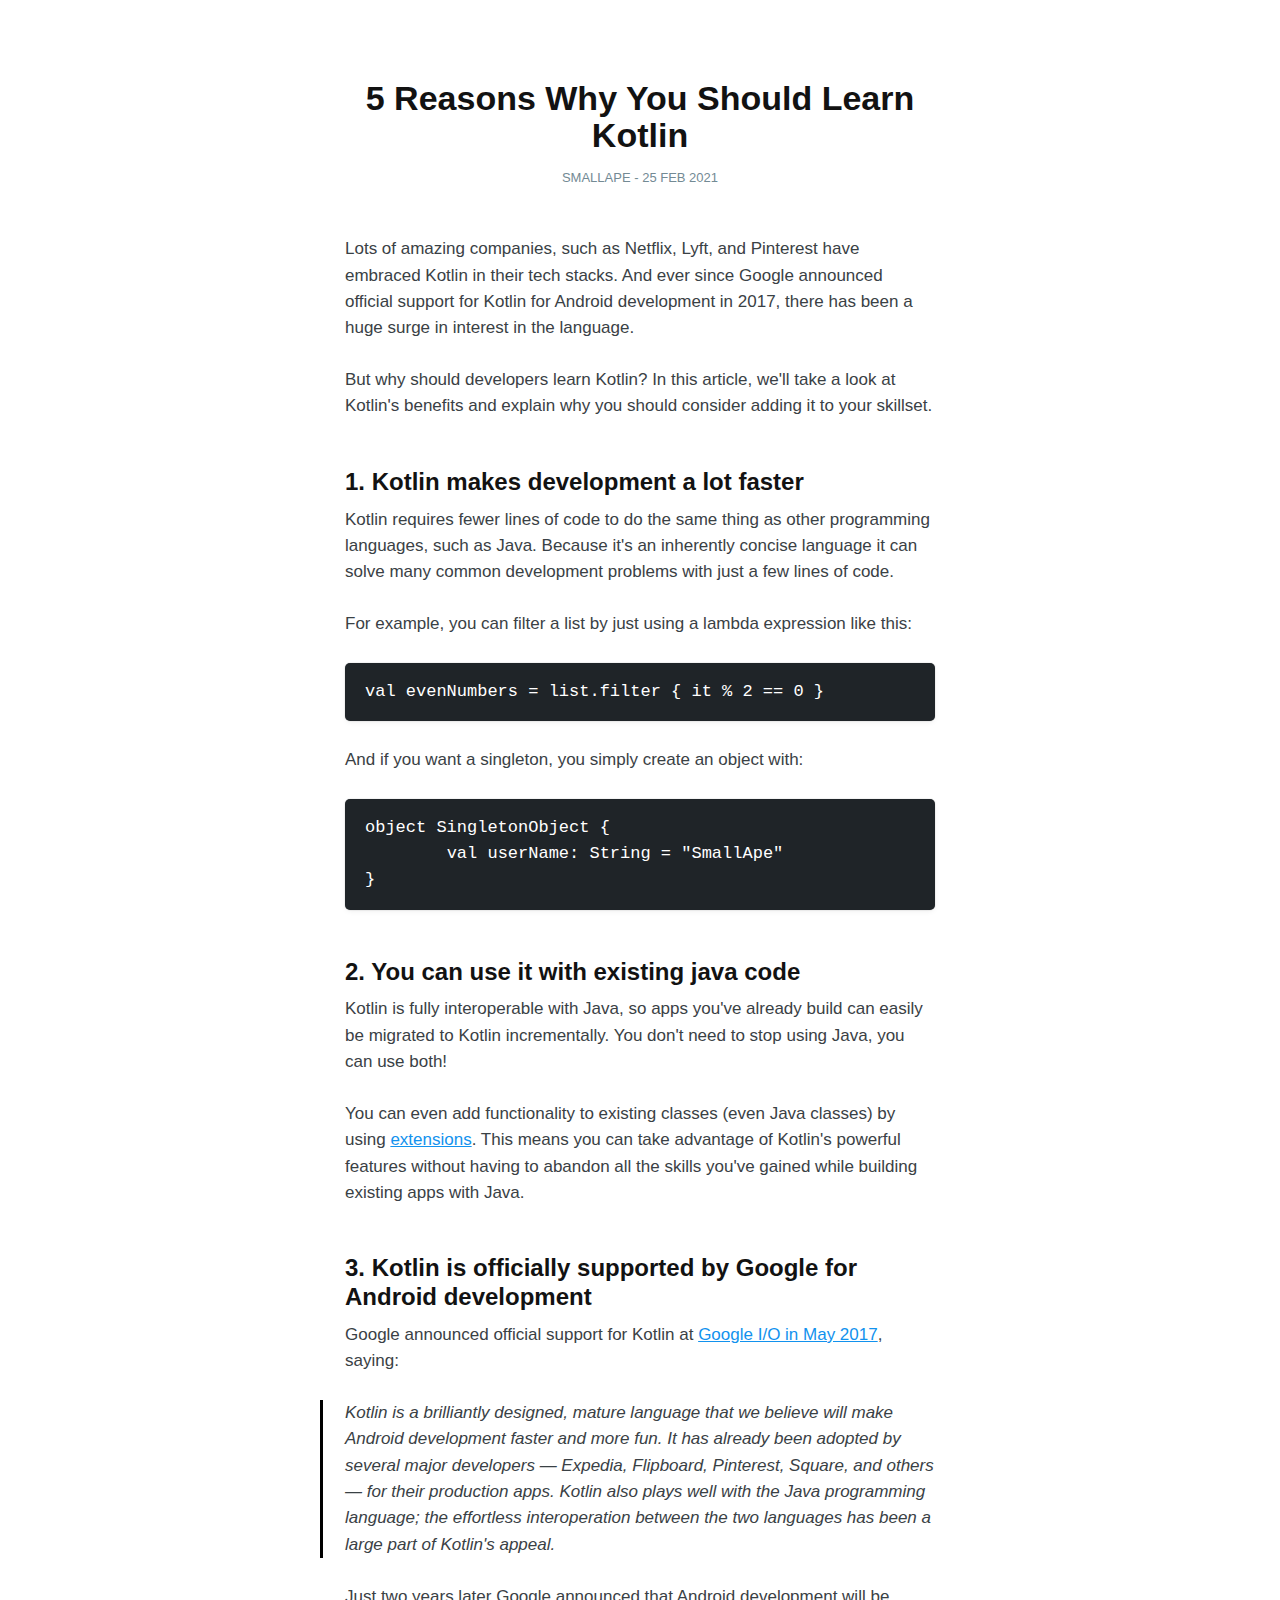
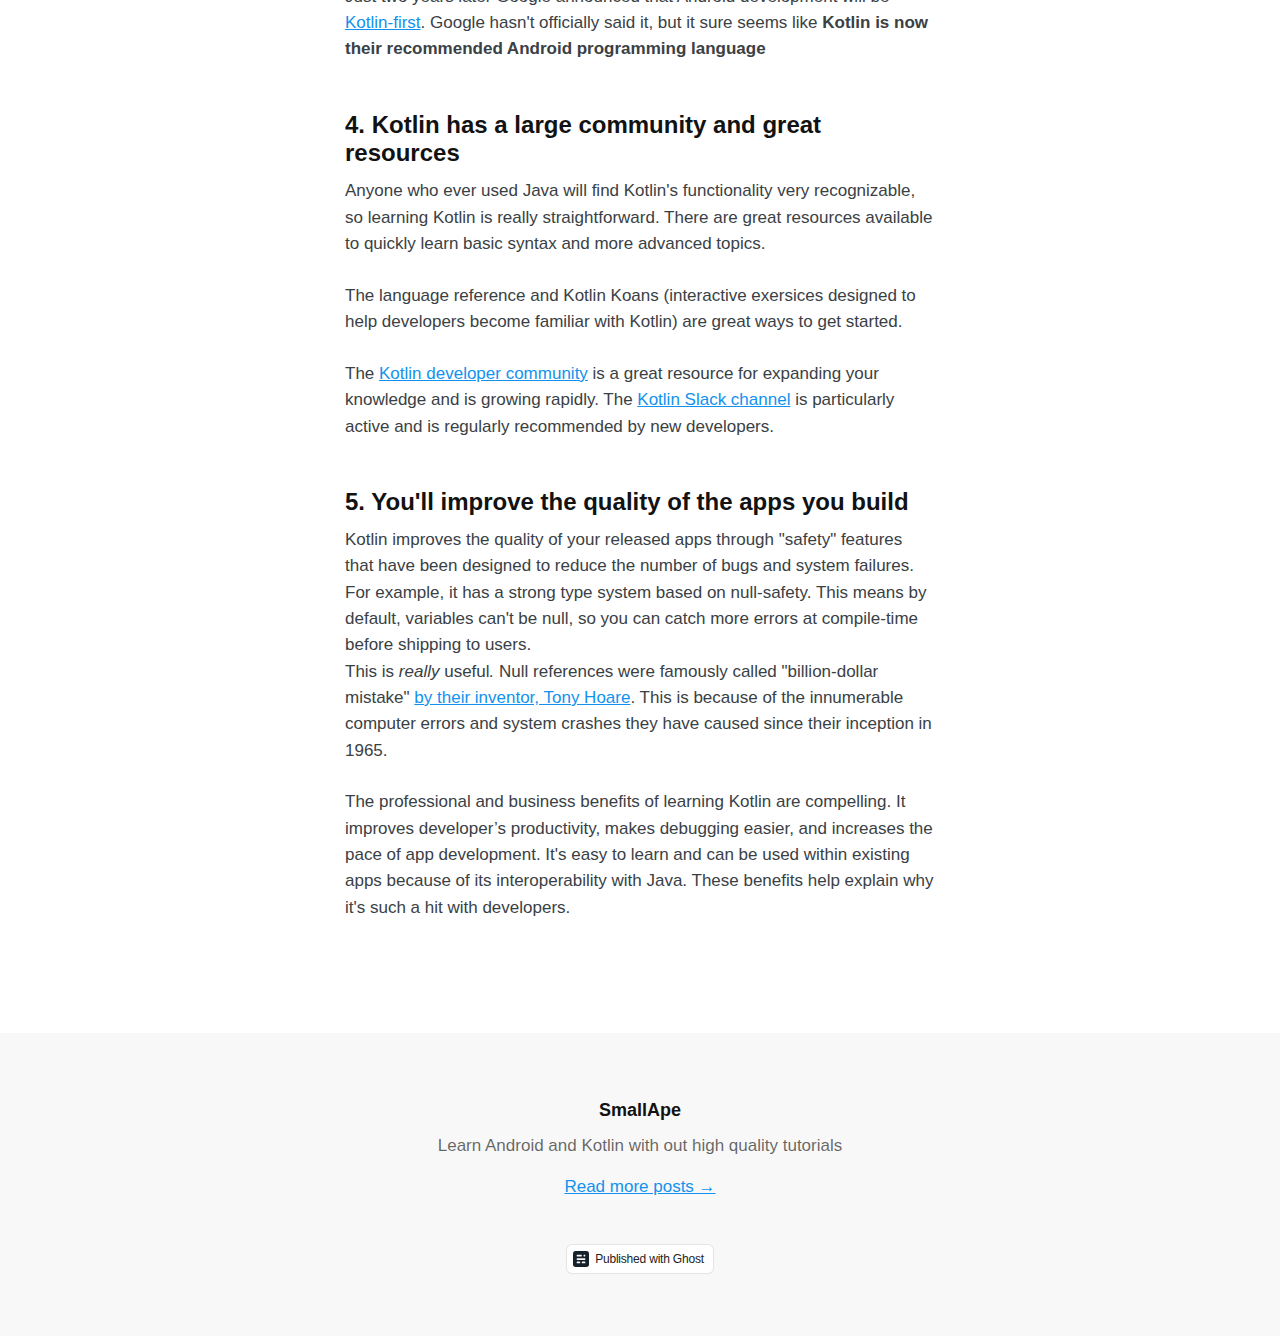
<file: 5-reasons-why-you-should-learn-kotlin/amp/index.html>
<!DOCTYPE html>
<html ⚡>

<head>
    <meta charset="utf-8">
    <meta name="viewport" content="width=device-width,minimum-scale=1,initial-scale=1">

    <title>5 Reasons Why You Should Learn Kotlin</title>

    <meta name="description" content="Lots of amazing companies, such as Netflix, Lyft, and Pinterest have embraced Kotlin in their tech stacks...." />
    <link rel="icon" href="../../favicon.png" type="image/png" />
    <link rel="canonical" href="../index.html" />
    <meta name="referrer" content="no-referrer-when-downgrade" />

    <meta property="og:site_name" content="SmallApe" />
    <meta property="og:type" content="article" />
    <meta property="og:title" content="5 Reasons Why You Should Learn Kotlin" />
    <meta property="og:description" content="Lots of amazing companies, such as Netflix, Lyft, and Pinterest have embraced Kotlin in their tech stacks...." />
    <meta property="og:url" content="https://smallape.com/5-reasons-why-you-should-learn-kotlin/" />
    <meta property="og:image" content="https://smallape.com/content/images/2021/02/5-reasons-why-you-should-learn-kotlin.png" />
    <meta property="article:published_time" content="2021-02-25T18:58:14.000Z" />
    <meta property="article:modified_time" content="2021-02-25T18:58:14.000Z" />
    <meta property="article:tag" content="Kotlin" />

    <meta name="twitter:card" content="summary_large_image" />
    <meta name="twitter:title" content="5 Reasons Why You Should Learn Kotlin" />
    <meta name="twitter:description" content="Lots of amazing companies, such as Netflix, Lyft, and Pinterest have embraced Kotlin in their tech stacks...." />
    <meta name="twitter:url" content="https://smallape.com/5-reasons-why-you-should-learn-kotlin/" />
    <meta name="twitter:image" content="https://smallape.com/content/images/2021/02/5-reasons-why-you-should-learn-kotlin.png" />
    <meta name="twitter:label1" content="Written by" />
    <meta name="twitter:data1" content="SmallApe" />
    <meta name="twitter:label2" content="Filed under" />
    <meta name="twitter:data2" content="Kotlin" />
    <meta name="twitter:site" content="@smallape2" />
    <meta property="og:image:width" content="1000" />
    <meta property="og:image:height" content="563" />

    <script type="application/ld+json">
        {
            "@context": "https://schema.org",
            "@type": "Article",
            "publisher": {
                "@type": "Organization",
                "name": "SmallApe",
                "url": "https://smallape.com/",
                "logo": {
                    "@type": "ImageObject",
                    "url": "https://smallape.com/content/images/2021/02/g2560.png"
                }
            },
            "author": {
                "@type": "Person",
                "name": "SmallApe",
                "image": {
                    "@type": "ImageObject",
                    "url": "https://smallape.com/content/images/2021/02/rect3904.png",
                    "width": 600,
                    "height": 600
                },
                "url": "https://smallape.com/author/smallape/",
                "sameAs": []
            },
            "headline": "5 Reasons Why You Should Learn Kotlin",
            "url": "https://smallape.com/5-reasons-why-you-should-learn-kotlin/",
            "datePublished": "2021-02-25T18:58:14.000Z",
            "dateModified": "2021-02-25T18:58:14.000Z",
            "image": {
                "@type": "ImageObject",
                "url": "https://smallape.com/content/images/2021/02/5-reasons-why-you-should-learn-kotlin.png",
                "width": 1000,
                "height": 563
            },
            "keywords": "Kotlin",
            "description": "Lots of amazing companies, such as Netflix, Lyft, and Pinterest have embraced\nKotlin in their tech stacks. And ever since Google announced official support\nfor Kotlin for Android development in 2017, there has been a huge surge in\ninterest in the language.\n\nBut why should developers learn Kotlin? In this article, we&#x27;ll take a look at\nKotlin&#x27;s benefits and explain why you should consider adding it to your\nskillset.\n\n1. Kotlin makes development a lot faster\nKotlin requires fewer lines of code to d",
            "mainEntityOfPage": {
                "@type": "WebPage",
                "@id": "https://smallape.com/"
            }
        }
    </script>

    <meta name="generator" content="Ghost 3.41" />
    <link rel="alternate" type="application/rss+xml" title="SmallApe" href="../../rss/index.html" />

    <style amp-custom>
        *,
        *::before,
        *::after {
            box-sizing: border-box;
        }
        
        html {
            overflow-x: hidden;
            overflow-y: scroll;
            font-size: 62.5%;
            -webkit-tap-highlight-color: rgba(0, 0, 0, 0);
        }
        
        body {
            min-height: 100vh;
            margin: 0;
            padding: 0;
            color: #3a4145;
            font-family: -apple-system, BlinkMacSystemFont, Segoe UI, Roboto, Oxygen, Ubuntu, Cantarell, Open Sans, Helvetica Neue, sans-serif;
            font-size: 1.7rem;
            line-height: 1.55em;
            font-weight: 400;
            font-style: normal;
            background: #fff;
            scroll-behavior: smooth;
            overflow-x: hidden;
            -webkit-font-smoothing: antialiased;
            -moz-osx-font-smoothing: grayscale;
        }
        
        p,
        ul,
        ol,
        li,
        dl,
        dd,
        hr,
        pre,
        form,
        table,
        video,
        figure,
        figcaption,
        blockquote {
            margin: 0;
            padding: 0;
        }
        
        ul[class],
        ol[class] {
            padding: 0;
            list-style: none;
        }
        
        img {
            display: block;
            max-width: 100%;
        }
        
        input,
        button,
        select,
        textarea {
            font: inherit;
            -webkit-appearance: none;
        }
        
        fieldset {
            margin: 0;
            padding: 0;
            border: 0;
        }
        
        label {
            display: block;
            font-size: 0.9em;
            font-weight: 700;
        }
        
        hr {
            position: relative;
            display: block;
            width: 100%;
            height: 1px;
            border: 0;
            border-top: 1px solid currentcolor;
            opacity: 0.1;
        }
        
         ::selection {
            text-shadow: none;
            background: #cbeafb;
        }
        
        mark {
            background-color: #fdffb6;
        }
        
        small {
            font-size: 80%;
        }
        
        sub,
        sup {
            position: relative;
            font-size: 75%;
            line-height: 0;
            vertical-align: baseline;
        }
        
        sup {
            top: -0.5em;
        }
        
        sub {
            bottom: -0.25em;
        }
        
        ul li+li {
            margin-top: 0.6em;
        }
        
        a {
            color: #1292EE;
            text-decoration-skip-ink: auto;
        }
        
        h1,
        h2,
        h3,
        h4,
        h5,
        h6 {
            margin: 0;
            font-weight: 700;
            color: #121212;
            line-height: 1.4em;
        }
        
        h1 {
            font-size: 3.4rem;
            line-height: 1.1em;
        }
        
        h2 {
            font-size: 2.4rem;
            line-height: 1.2em;
        }
        
        h3 {
            font-size: 1.8rem;
        }
        
        h4 {
            font-size: 1.7rem;
        }
        
        h5 {
            font-size: 1.6rem;
        }
        
        h6 {
            font-size: 1.6rem;
        }
        
        amp-img {
            height: 100%;
            width: 100%;
            max-width: 100%;
            max-height: 100%;
        }
        
        amp-img img {
            object-fit: cover;
        }
        
        .page-header {
            padding: 50px 5vmin 30px;
            text-align: center;
            font-size: 2rem;
            text-transform: uppercase;
            letter-spacing: 0.5px;
        }
        
        .page-header a {
            color: #121212;
            font-weight: 700;
            text-decoration: none;
            font-size: 1.6rem;
            letter-spacing: -0.1px;
        }
        
        .post {
            max-width: 680px;
            margin: 0 auto;
        }
        
        .post-header {
            margin: 0 5vmin 5vmin;
            text-align: center;
        }
        
        .post-meta {
            margin: 1rem 0 0 0;
            text-transform: uppercase;
            color: #738a94;
            font-weight: 500;
            font-size: 1.3rem;
        }
        
        .post-image {
            margin: 0 0 5vmin;
        }
        
        .post-image img {
            display: block;
            width: 100%;
            height: auto;
        }
        
        .post-content {
            padding: 0 5vmin;
        }
        
        .post-content>*+* {
            margin-top: 1.5em;
        }
        
        .post-content [id]:not(:first-child) {
            margin: 2em 0 0;
        }
        
        .post-content>[id]+* {
            margin-top: 1rem;
        }
        
        .post-content [id]+.kg-card,
        .post-content blockquote+.kg-card {
            margin-top: 40px;
        }
        
        .post-content>ul,
        .post-content>ol,
        .post-content>dl {
            padding-left: 1.9em;
        }
        
        .post-content hr {
            margin-top: 40px;
        }
        
        .post .post-content hr+* {
            margin-top: 40px;
        }
        
        .post-content amp-img {
            background-color: #f8f8f8;
        }
        
        .post-content blockquote {
            position: relative;
            font-style: italic;
        }
        
        .post-content blockquote::before {
            content: "";
            position: absolute;
            left: -1.5em;
            top: 0;
            bottom: 0;
            width: 0.3rem;
            background: #000;
        }
        
        .post-content :not(.kg-card):not([id])+.kg-card {
            margin-top: 40px;
        }
        
        .post-content .kg-card+ :not(.kg-card) {
            margin-top: 40px;
        }
        
        .kg-card figcaption {
            padding: 1.5rem 1.5rem 0;
            text-align: center;
            font-weight: 500;
            font-size: 1.3rem;
            line-height: 1.4em;
            opacity: 0.6;
        }
        
        .kg-card figcaption strong {
            color: rgba(0, 0, 0, 0.8);
        }
        
        .post-content :not(pre) code {
            vertical-align: middle;
            padding: 0.15em 0.4em 0.15em;
            border: #e1eaef 1px solid;
            font-weight: 400;
            font-size: 0.9em;
            line-height: 1em;
            color: #dc0050;
            background: #f0f6f9;
            border-radius: 0.25em;
        }
        
        .post-content>pre {
            overflow: scroll;
            padding: 16px 20px;
            color: #fff;
            background: #1F2428;
            border-radius: 5px;
            box-shadow: 0 2px 6px -2px rgba(0, 0, 0, .1), 0 0 1px rgba(0, 0, 0, .4);
        }
        
        .kg-embed-card {
            display: flex;
            flex-direction: column;
            align-items: center;
            width: 100%;
        }
        
        .kg-image-card img {
            margin: auto;
        }
        
        .kg-gallery-card+.kg-gallery-card {
            margin-top: 0.75em;
        }
        
        .kg-gallery-container {
            position: relative;
        }
        
        .kg-gallery-row {
            display: flex;
            flex-direction: row;
            justify-content: center;
        }
        
        .kg-gallery-image {
            width: 100%;
            height: 100%;
        }
        
        .kg-gallery-row:not(:first-of-type) {
            margin: 0.75em 0 0 0;
        }
        
        .kg-gallery-image:not(:first-of-type) {
            margin: 0 0 0 0.75em;
        }
        
        .kg-bookmark-card,
        .kg-bookmark-publisher {
            position: relative;
        }
        
        .kg-bookmark-container,
        .kg-bookmark-container:hover {
            display: flex;
            flex-wrap: wrap;
            flex-direction: row-reverse;
            color: currentColor;
            background: rgba(255, 255, 255, 0.6);
            font-family: -apple-system, BlinkMacSystemFont, Segoe UI, Roboto, Oxygen, Ubuntu, Cantarell, Open Sans, Helvetica Neue, sans-serif;
            text-decoration: none;
            border-radius: 5px;
            box-shadow: 0 2px 6px -2px rgba(0, 0, 0, 0.1), 0 0 1px rgba(0, 0, 0, 0.4);
            overflow: hidden;
        }
        
        .kg-bookmark-content {
            flex-basis: 0;
            flex-grow: 999;
            padding: 20px;
            order: 1;
        }
        
        .kg-bookmark-title {
            font-weight: 600;
            font-size: 1.5rem;
            line-height: 1.3em;
        }
        
        .kg-bookmark-description {
            display: -webkit-box;
            max-height: 45px;
            margin: 0.5em 0 0 0;
            font-size: 1.4rem;
            line-height: 1.55em;
            overflow: hidden;
            opacity: 0.8;
            -webkit-line-clamp: 2;
            -webkit-box-orient: vertical;
        }
        
        .kg-bookmark-metadata {
            margin-top: 20px;
        }
        
        .kg-bookmark-metadata {
            display: flex;
            align-items: center;
            font-weight: 500;
            font-size: 1.3rem;
            line-height: 1.3em;
            white-space: nowrap;
            overflow: hidden;
            text-overflow: ellipsis;
        }
        
        .kg-bookmark-description {
            display: -webkit-box;
            -webkit-box-orient: vertical;
            -webkit-line-clamp: 2;
            overflow: hidden;
        }
        
        .kg-bookmark-metadata amp-img {
            width: 18px;
            height: 18px;
            max-width: 18px;
            max-height: 18px;
            margin-right: 10px;
        }
        
        .kg-bookmark-thumbnail {
            display: flex;
            flex-basis: 20rem;
            flex-grow: 1;
            justify-content: flex-end;
        }
        
        .kg-bookmark-thumbnail amp-img {
            max-height: 200px;
        }
        
        .kg-bookmark-author {
            white-space: nowrap;
            text-overflow: ellipsis;
            overflow: hidden;
        }
        
        .kg-bookmark-publisher::before {
            content: "•";
            margin: 0 .5em;
        }
        
        .kg-width-full.kg-card-hascaption {
            display: grid;
            grid-template-columns: inherit;
        }
        
        .post-content table {
            border-collapse: collapse;
            width: 100%;
        }
        
        .post-content th {
            padding: 0.5em 0.8em;
            text-align: left;
            font-size: .75em;
            text-transform: uppercase;
        }
        
        .post-content td {
            padding: 0.4em 0.7em;
        }
        
        .post-content tbody tr:nth-child(2n + 1) {
            background-color: rgba(0, 0, 0, 0.1);
            padding: 1px;
        }
        
        .post-content tbody tr:nth-child(2n + 2) td:last-child {
            box-shadow: inset 1px 0 rgba(0, 0, 0, 0.1), inset -1px 0 rgba(0, 0, 0, 0.1);
        }
        
        .post-content tbody tr:nth-child(2n + 2) td {
            box-shadow: inset 1px 0 rgba(0, 0, 0, 0.1);
        }
        
        .post-content tbody tr:last-child {
            border-bottom: 1px solid rgba(0, 0, 0, .1);
        }
        
        .page-footer {
            padding: 60px 5vmin;
            margin: 60px auto 0;
            text-align: center;
            background-color: #f8f8f8;
        }
        
        .page-footer h3 {
            margin: 0.5rem 0 0 0;
        }
        
        .page-footer p {
            max-width: 500px;
            margin: 1rem auto 1.5rem;
            font-size: 1.7rem;
            line-height: 1.5em;
            color: rgba(0, 0, 0, 0.6)
        }
        
        .powered {
            display: inline-flex;
            align-items: center;
            margin: 30px 0 0;
            padding: 6px 9px 6px 6px;
            border: rgba(0, 0, 0, 0.1) 1px solid;
            font-size: 12px;
            line-height: 12px;
            letter-spacing: -0.2px;
            font-family: -apple-system, BlinkMacSystemFont, "Segoe UI", "Roboto", "Oxygen", "Ubuntu", "Cantarell", "Fira Sans", "Droid Sans", "Helvetica Neue", sans-serif;
            font-weight: 500;
            color: #222;
            text-decoration: none;
            background: #fff;
            border-radius: 6px;
        }
        
        .powered svg {
            height: 16px;
            width: 16px;
            margin: 0 6px 0 0;
        }
        
        @media (max-width: 600px) {
            body {
                font-size: 1.6rem;
            }
            h1 {
                font-size: 3rem;
            }
            h2 {
                font-size: 2.2rem;
            }
        }
        
        @media (max-width: 400px) {
            h1 {
                font-size: 2.6rem;
                line-height: 1.15em;
            }
            h2 {
                font-size: 2rem;
                line-height: 1.2em;
            }
            h3 {
                font-size: 1.7rem;
            }
        }
    </style>

    <style amp-boilerplate>
        body {
            -webkit-animation: -amp-start 8s steps(1, end) 0s 1 normal both;
            -moz-animation: -amp-start 8s steps(1, end) 0s 1 normal both;
            -ms-animation: -amp-start 8s steps(1, end) 0s 1 normal both;
            animation: -amp-start 8s steps(1, end) 0s 1 normal both
        }
        
        @-webkit-keyframes -amp-start {
            from {
                visibility: hidden
            }
            to {
                visibility: visible
            }
        }
        
        @-moz-keyframes -amp-start {
            from {
                visibility: hidden
            }
            to {
                visibility: visible
            }
        }
        
        @-ms-keyframes -amp-start {
            from {
                visibility: hidden
            }
            to {
                visibility: visible
            }
        }
        
        @-o-keyframes -amp-start {
            from {
                visibility: hidden
            }
            to {
                visibility: visible
            }
        }
        
        @keyframes -amp-start {
            from {
                visibility: hidden
            }
            to {
                visibility: visible
            }
        }
    </style><noscript><style amp-boilerplate>body{-webkit-animation:none;-moz-animation:none;-ms-animation:none;animation:none}</style></noscript>
    <script async src="https://cdn.ampproject.org/v0.js"></script>



</head>

<body class="amp-template">
    <header class="page-header">
        <a href="../../index.html">
            <amp-img class="site-icon" src="https://smallape.com/content/images/2021/02/pub-icon.png" width="50" height="50" layout="fixed"></amp-img>
        </a>
    </header>

    <main class="content" role="main">
        <article class="post">

            <header class="post-header">
                <h1 class="post-title">5 Reasons Why You Should Learn Kotlin</h1>
                <section class="post-meta">
                    SmallApe -
                    <time class="post-date" datetime="2021-02-25">25 Feb 2021</time>
                </section>
            </header>
            <figure class="post-image">
                <amp-img src="https://smallape.com/content/images/2021/02/5-reasons-why-you-should-learn-kotlin.png" width="600" height="340" layout="responsive"></amp-img>
            </figure>
            <section class="post-content">

                <p>Lots of amazing companies, such as Netflix, Lyft, and Pinterest have embraced Kotlin in their tech stacks. And ever since Google announced official support for Kotlin for Android development in 2017, there has been a huge surge in interest
                    in the language.</p>
                <p>But why should developers learn Kotlin? In this article, we'll take a look at Kotlin's benefits and explain why you should consider adding it to your skillset.</p>
                <h2 id="1-kotlin-makes-development-a-lot-faster">1. Kotlin makes development a lot faster</h2>
                <p>Kotlin requires fewer lines of code to do the same thing as other programming languages, such as Java. Because it's an inherently concise language it can solve many common development problems with just a few lines of code.</p>
                <p>For example, you can filter a list by just using a lambda expression like this:</p><pre><code class="language-kotlin">val evenNumbers = list.filter { it % 2 == 0 }</code></pre>
                <p>And if you want a singleton, you simply create an object with:</p><pre><code class="language-kotlin">object SingletonObject {
	val userName: String = "SmallApe"
}</code></pre>
                <h2 id="2-you-can-use-it-with-existing-java-code">2. You can use it with existing java code</h2>
                <p>Kotlin is fully interoperable with Java, so apps you've already build can easily be migrated to Kotlin incrementally. You don't need to stop using Java, you can use both!</p>
                <p>You can even add functionality to existing classes (even Java classes) by using <a href="https://kotlinlang.org/docs/extensions.html">extensions</a>. This means you can take advantage of Kotlin's powerful features without having to abandon
                    all the skills you've gained while building existing apps with Java.</p>
                <h2 id="3-kotlin-is-officially-supported-by-google-for-android-development">3. Kotlin is officially supported by Google for Android development</h2>
                <p>Google announced official support for Kotlin at <a href="https://android-developers.googleblog.com/2017/05/android-announces-support-for-kotlin.html">Google I/O in May 2017</a>, saying:</p>
                <blockquote>Kotlin is a brilliantly designed, mature language that we believe will make Android development faster and more fun. It has already been adopted by several major developers — Expedia, Flipboard, Pinterest, Square, and others — for their
                    production apps. Kotlin also plays well with the Java programming language; the effortless interoperation between the two languages has been a large part of Kotlin's appeal.</blockquote>
                <p>Just two years later Google announced that Android development will be <a href="https://developer.android.com/kotlin/first">Kotlin-first</a>. Google hasn't officially said it, but it sure seems like <strong><strong>Kotlin is now their recommended Android programming language</strong></strong>
                </p>
                <h2 id="4-kotlin-has-a-large-community-and-great-resources">4. Kotlin has a large community and great resources</h2>
                <p>Anyone who ever used Java will find Kotlin's functionality very recognizable, so learning Kotlin is really straightforward. There are great resources available to quickly learn basic syntax and more advanced topics.</p>
                <p>The language reference and Kotlin Koans (interactive exersices designed to help developers become familiar with Kotlin) are great ways to get started.</p>
                <p>The <a href="https://kotlinlang.org/community/">Kotlin developer community</a> is a great resource for expanding your knowledge and is growing rapidly. The <a href="https://surveys.jetbrains.com/s3/kotlin-slack-sign-up">Kotlin Slack channel</a>                    is particularly active and is regularly recommended by new developers.</p>
                <h2 id="5-you-ll-improve-the-quality-of-the-apps-you-build">5. You'll improve the quality of the apps you build</h2>
                <p>Kotlin improves the quality of your released apps through "safety" features that have been designed to reduce the number of bugs and system failures.<br />For example, it has a strong type system based on null-safety. This means by default,
                    variables can't be null, so you can catch more errors at compile-time before shipping to users.<br />This is <em><em>really </em></em>useful<em><em>. </em></em>Null references were famously called "billion-dollar mistake" <a href="https://www.infoq.com/presentations/Null-References-The-Billion-Dollar-Mistake-Tony-Hoare/">by their inventor, Tony Hoare</a>.
                    This is because of the innumerable computer errors and system crashes they have caused since their inception in 1965.</p>
                <p>The professional and business benefits of learning Kotlin are compelling. It improves developer’s productivity, makes debugging easier, and increases the pace of app development. It's easy to learn and can be used within existing apps
                    because of its interoperability with Java. These benefits help explain why it's such a hit with developers.</p>
                <aside><br /></aside>

            </section>

        </article>
    </main>
    <footer class="page-footer">
        <amp-img class="site-icon" src="https://smallape.com/content/images/2021/02/pub-icon.png" width="50" height="50" layout="fixed"></amp-img>
        <h3>SmallApe</h3>
        <p>Learn Android and Kotlin with out high quality tutorials</p>
        <p><a href="../../index.html">Read more posts →</a></p>
        <a class="powered" href="https://ghost.org" target="_blank" rel="noopener"><svg xmlns="http://www.w3.org/2000/svg" viewBox="0 0 156 156"><g fill="none" fill-rule="evenodd"><rect fill="#15212B" width="156" height="156" rx="27"/><g transform="translate(36 36)" fill="#F6F8FA"><path d="M0 71.007A4.004 4.004 0 014 67h26a4 4 0 014 4.007v8.986A4.004 4.004 0 0130 84H4a4 4 0 01-4-4.007v-8.986zM50 71.007A4.004 4.004 0 0154 67h26a4 4 0 014 4.007v8.986A4.004 4.004 0 0180 84H54a4 4 0 01-4-4.007v-8.986z"/><rect y="34" width="84" height="17" rx="4"/><path d="M0 4.007A4.007 4.007 0 014.007 0h41.986A4.003 4.003 0 0150 4.007v8.986A4.007 4.007 0 0145.993 17H4.007A4.003 4.003 0 010 12.993V4.007z"/><rect x="67" width="17" height="17" rx="4"/></g></g></svg> Published with Ghost</a>
    </footer>

</body>

</html>
</file>
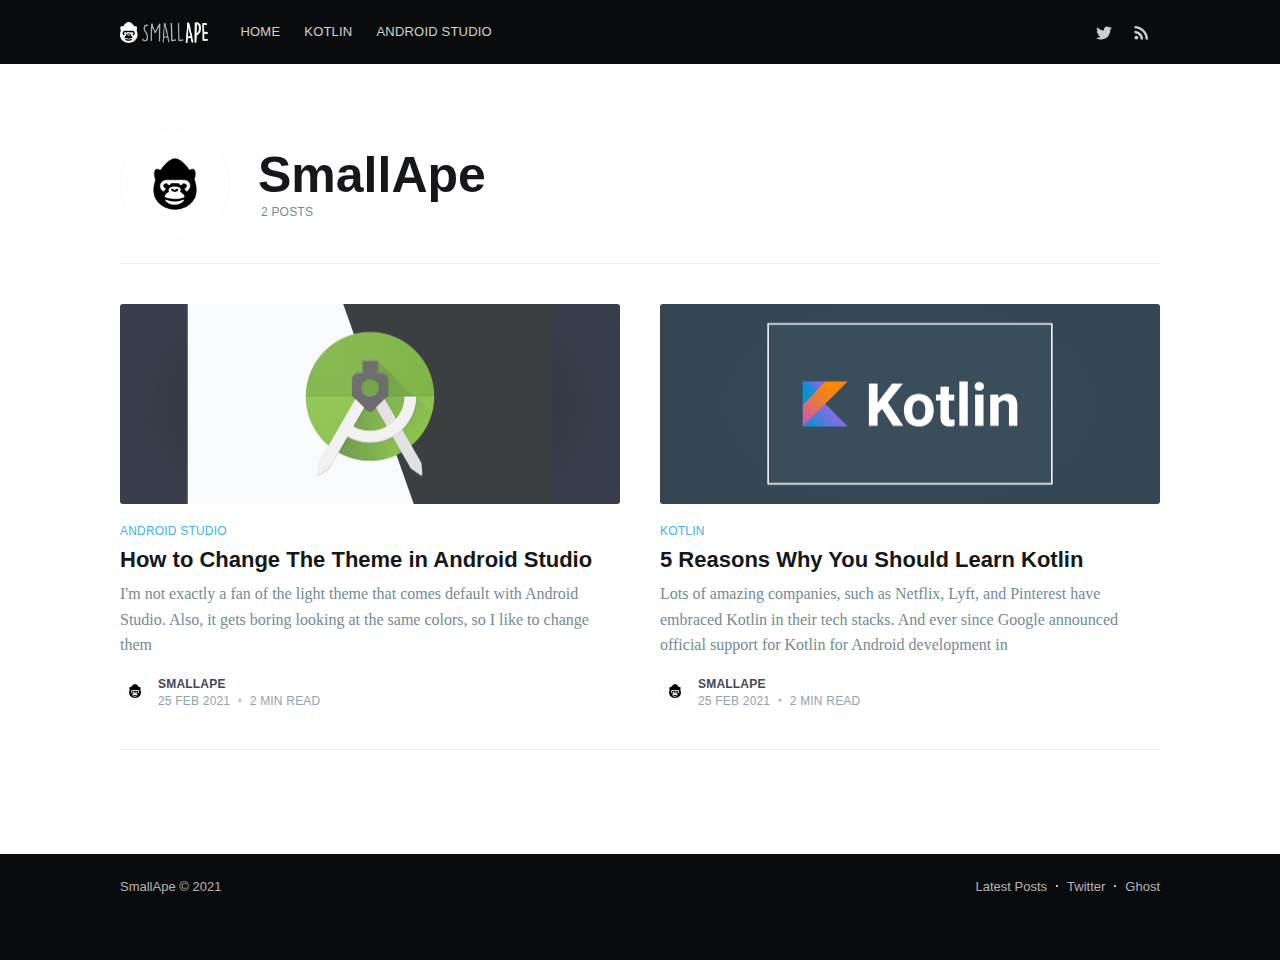
<file: author/smallape/index.html>
<!DOCTYPE html>
<html lang="en">

<head>

    <meta charset="utf-8" />
    <meta http-equiv="X-UA-Compatible" content="IE=edge" />

    <title>SmallApe - SmallApe</title>
    <meta name="HandheldFriendly" content="True" />
    <meta name="viewport" content="width=device-width, initial-scale=1.0" />

    <link rel="stylesheet" type="text/css" href="../../assets/built/screen.css" />

    <link rel="icon" href="../../favicon.png" type="image/png" />
    <link rel="canonical" href="index.html" />
    <meta name="referrer" content="no-referrer-when-downgrade" />

    <meta property="og:site_name" content="SmallApe" />
    <meta property="og:type" content="profile" />
    <meta property="og:title" content="SmallApe - SmallApe" />
    <meta property="og:url" content="https://smallape.com/author/smallape/" />
    <meta name="twitter:card" content="summary" />
    <meta name="twitter:title" content="SmallApe - SmallApe" />
    <meta name="twitter:url" content="https://smallape.com/author/smallape/" />
    <meta name="twitter:site" content="@smallape2" />

    <script type="application/ld+json">
        {
            "@context": "https://schema.org",
            "@type": "Person",
            "sameAs": [],
            "name": "SmallApe",
            "url": "https://smallape.com/author/smallape/",
            "mainEntityOfPage": {
                "@type": "WebPage",
                "@id": "https://smallape.com/"
            }
        }
    </script>

    <meta name="generator" content="Ghost 3.41" />
    <link rel="alternate" type="application/rss+xml" title="SmallApe" href="../../rss/index.html" />
    <link rel="stylesheet" href="https://smallape.com/assets/css/prism.css" />
    <!-- Global site tag (gtag.js) - Google Analytics -->
    <script async src="https://www.googletagmanager.com/gtag/js?id=G-519RX9JG3B"></script>
    <script>
        window.dataLayer = window.dataLayer || [];

        function gtag() {
            dataLayer.push(arguments);
        }
        gtag('js', new Date());

        gtag('config', 'G-519RX9JG3B');
    </script>
    <script data-ad-client="ca-pub-2016059626610271" async src="https://pagead2.googlesyndication.com/pagead/js/adsbygoogle.js"></script>

</head>

<body class="author-template author-smallape">

    <div class="site-wrapper">




        <header class="site-archive-header">
            <div class="outer site-nav-main">
                <div class="inner">
                    <nav class="site-nav">
                        <div class="site-nav-left-wrapper">
                            <div class="site-nav-left">
                                <a class="site-nav-logo" href="../../index.html"><img src="../../content/images/2021/02/g2560.png" alt="SmallApe" /></a>
                                <div class="site-nav-content">
                                    <ul class="nav">
                                        <li class="nav-home"><a href="../../index.html">Home</a></li>
                                        <li class="nav-kotlin"><a href="../../tag/kotlin/index.html">Kotlin</a></li>
                                        <li class="nav-android-studio"><a href="../../tag/android-studio/index.html">Android Studio</a></li>
                                    </ul>

                                </div>
                            </div>
                        </div>
                        <div class="site-nav-right">
                            <div class="social-links">
                                <a class="social-link social-link-tw" href="https://twitter.com/smallape2" title="Twitter" target="_blank" rel="noopener"><svg xmlns="http://www.w3.org/2000/svg" viewBox="0 0 32 32"><path d="M30.063 7.313c-.813 1.125-1.75 2.125-2.875 2.938v.75c0 1.563-.188 3.125-.688 4.625a15.088 15.088 0 0 1-2.063 4.438c-.875 1.438-2 2.688-3.25 3.813a15.015 15.015 0 0 1-4.625 2.563c-1.813.688-3.75 1-5.75 1-3.25 0-6.188-.875-8.875-2.625.438.063.875.125 1.375.125 2.688 0 5.063-.875 7.188-2.5-1.25 0-2.375-.375-3.375-1.125s-1.688-1.688-2.063-2.875c.438.063.813.125 1.125.125.5 0 1-.063 1.5-.25-1.313-.25-2.438-.938-3.313-1.938a5.673 5.673 0 0 1-1.313-3.688v-.063c.813.438 1.688.688 2.625.688a5.228 5.228 0 0 1-1.875-2c-.5-.875-.688-1.813-.688-2.75 0-1.063.25-2.063.75-2.938 1.438 1.75 3.188 3.188 5.25 4.25s4.313 1.688 6.688 1.813a5.579 5.579 0 0 1 1.5-5.438c1.125-1.125 2.5-1.688 4.125-1.688s3.063.625 4.188 1.813a11.48 11.48 0 0 0 3.688-1.375c-.438 1.375-1.313 2.438-2.563 3.188 1.125-.125 2.188-.438 3.313-.875z"/></svg>
</a>
                            </div>
                            <a class="rss-button" href="https://feedly.com/i/subscription/feed/https://smallape.com/rss/" title="RSS" target="_blank" rel="noopener"><svg xmlns="http://www.w3.org/2000/svg" viewBox="0 0 24 24"><circle cx="6.18" cy="17.82" r="2.18"/><path d="M4 4.44v2.83c7.03 0 12.73 5.7 12.73 12.73h2.83c0-8.59-6.97-15.56-15.56-15.56zm0 5.66v2.83c3.9 0 7.07 3.17 7.07 7.07h2.83c0-5.47-4.43-9.9-9.9-9.9z"/></svg>
</a>

                        </div>
                    </nav>
                </div>
            </div>

            <div class="outer site-header-background no-image">


                <div class="inner">
                    <div class="site-header-content author-header">
                        <img class="author-profile-image" src="../../content/images/2021/02/rect3904.png" alt="SmallApe" />
                        <div class="author-header-content">
                            <h1 class="site-title">SmallApe</h1>
                            <div class="author-meta">
                                <div class="author-stats">
                                    2 posts
                                </div>
                            </div>
                        </div>
                    </div>
                </div>
            </div>
        </header>

        <main id="site-main" class="site-main outer">
            <div class="inner posts">

                <div class="post-feed">

                    <article class="post-card post tag-android-studio ">

                        <a class="post-card-image-link" href="../../how-to-change-the-theme-in-android-studio/index.html">
                            <img class="post-card-image" srcset="../../content/images/size/w300/2021/02/g2294.png 300w,
                   ../../content/images/size/w600/2021/02/g2294.png 600w,
                  ../../content/images/size/w1000/2021/02/g2294.png 1000w,
                 ../../content/images/size/w2000/2021/02/g2294.png 2000w" sizes="(max-width: 1000px) 400px, 700px" loading="lazy" src="../../content/images/size/w600/2021/02/g2294.png" alt="How to Change The Theme in Android Studio" />
                        </a>

                        <div class="post-card-content">

                            <a class="post-card-content-link" href="../../how-to-change-the-theme-in-android-studio/index.html">

                                <header class="post-card-header">
                                    <div class="post-card-primary-tag">Android Studio</div>
                                    <h2 class="post-card-title">How to Change The Theme in Android Studio</h2>
                                </header>

                                <section class="post-card-excerpt">
                                    <p>I'm not exactly a fan of the light theme that comes default with Android Studio. Also, it gets boring looking at the same colors, so I like to change them</p>
                                </section>

                            </a>

                            <footer class="post-card-meta">
                                <ul class="author-list">
                                    <li class="author-list-item">

                                        <div class="author-name-tooltip">
                                            SmallApe
                                        </div>

                                        <a href="index.html" class="static-avatar">
                                            <img class="author-profile-image" src="../../content/images/size/w100/2021/02/rect3904.png" alt="SmallApe" />
                                        </a>
                                    </li>
                                </ul>
                                <div class="post-card-byline-content">
                                    <span><a href="index.html">SmallApe</a></span>
                                    <span class="post-card-byline-date"><time datetime="2021-02-25">25 Feb 2021</time> <span class="bull">&bull;</span> 2 min read</span>
                                </div>
                            </footer>

                        </div>

                    </article>


                    <article class="post-card post tag-kotlin ">

                        <a class="post-card-image-link" href="../../5-reasons-why-you-should-learn-kotlin/index.html">
                            <img class="post-card-image" srcset="../../content/images/size/w300/2021/02/5-reasons-why-you-should-learn-kotlin.png 300w,
                   ../../content/images/size/w600/2021/02/5-reasons-why-you-should-learn-kotlin.png 600w,
                  ../../content/images/size/w1000/2021/02/5-reasons-why-you-should-learn-kotlin.png 1000w,
                 ../../content/images/size/w2000/2021/02/5-reasons-why-you-should-learn-kotlin.png 2000w" sizes="(max-width: 1000px) 400px, 700px" loading="lazy" src="../../content/images/size/w600/2021/02/5-reasons-why-you-should-learn-kotlin.png" alt="5 Reasons Why You Should Learn Kotlin"
                            />
                        </a>

                        <div class="post-card-content">

                            <a class="post-card-content-link" href="../../5-reasons-why-you-should-learn-kotlin/index.html">

                                <header class="post-card-header">
                                    <div class="post-card-primary-tag">Kotlin</div>
                                    <h2 class="post-card-title">5 Reasons Why You Should Learn Kotlin</h2>
                                </header>

                                <section class="post-card-excerpt">
                                    <p>Lots of amazing companies, such as Netflix, Lyft, and Pinterest have embraced Kotlin in their tech stacks. And ever since Google announced official support for Kotlin for Android development in</p>
                                </section>

                            </a>

                            <footer class="post-card-meta">
                                <ul class="author-list">
                                    <li class="author-list-item">

                                        <div class="author-name-tooltip">
                                            SmallApe
                                        </div>

                                        <a href="index.html" class="static-avatar">
                                            <img class="author-profile-image" src="../../content/images/size/w100/2021/02/rect3904.png" alt="SmallApe" />
                                        </a>
                                    </li>
                                </ul>
                                <div class="post-card-byline-content">
                                    <span><a href="index.html">SmallApe</a></span>
                                    <span class="post-card-byline-date"><time datetime="2021-02-25">25 Feb 2021</time> <span class="bull">&bull;</span> 2 min read</span>
                                </div>
                            </footer>

                        </div>

                    </article>

                </div>

            </div>
        </main>


        <footer class="site-footer outer">
            <div class="site-footer-content inner">
                <section class="copyright"><a href="../../index.html">SmallApe</a> &copy; 2021</section>
                <nav class="site-footer-nav">
                    <a href="../../index.html">Latest Posts</a>

                    <a href="https://twitter.com/smallape2" target="_blank" rel="noopener">Twitter</a>
                    <a href="https://ghost.org" target="_blank" rel="noopener">Ghost</a>
                </nav>
            </div>
        </footer>

    </div>


    <script src="https://code.jquery.com/jquery-3.4.1.min.js" integrity="sha256-CSXorXvZcTkaix6Yvo6HppcZGetbYMGWSFlBw8HfCJo=" crossorigin="anonymous">
    </script>
    <script src="../../assets/built/casper.js"></script>

    <script>
        // Parse the URL parameter
        function getParameterByName(name, url) {
            if (!url) url = window.location.href;
            name = name.replace(/[\[\]]/g, "\\$&");
            var regex = new RegExp("[?&]" + name + "(=([^&#]*)|&|#|$)"),
                results = regex.exec(url);
            if (!results) return null;
            if (!results[2]) return '';
            return decodeURIComponent(results[2].replace(/\+/g, " "));
        }

        // Give the parameter a variable name
        var action = getParameterByName('action');
        var success = getParameterByName('success');

        $(document).ready(function() {
            if (action == 'subscribe' && (success === null || success === 'true')) {
                $('body').addClass('subscribe-success');
            }

            if (action == 'subscribe' && success === 'false') {
                $('body').addClass('subscribe-failure');
            }

            $('.subscribe-notification .subscribe-close-button').click(function() {
                $('.subscribe-notification').addClass('close');
            });

            // Reset form on opening subscrion overlay
            $('.subscribe-button').click(function() {
                $('.subscribe-overlay form').removeClass();
                $('.subscribe-email').val('');
            });
        });
    </script>



    <script defer src="../../assets/js/prism.js"></script>

</body>

</html>
</file>
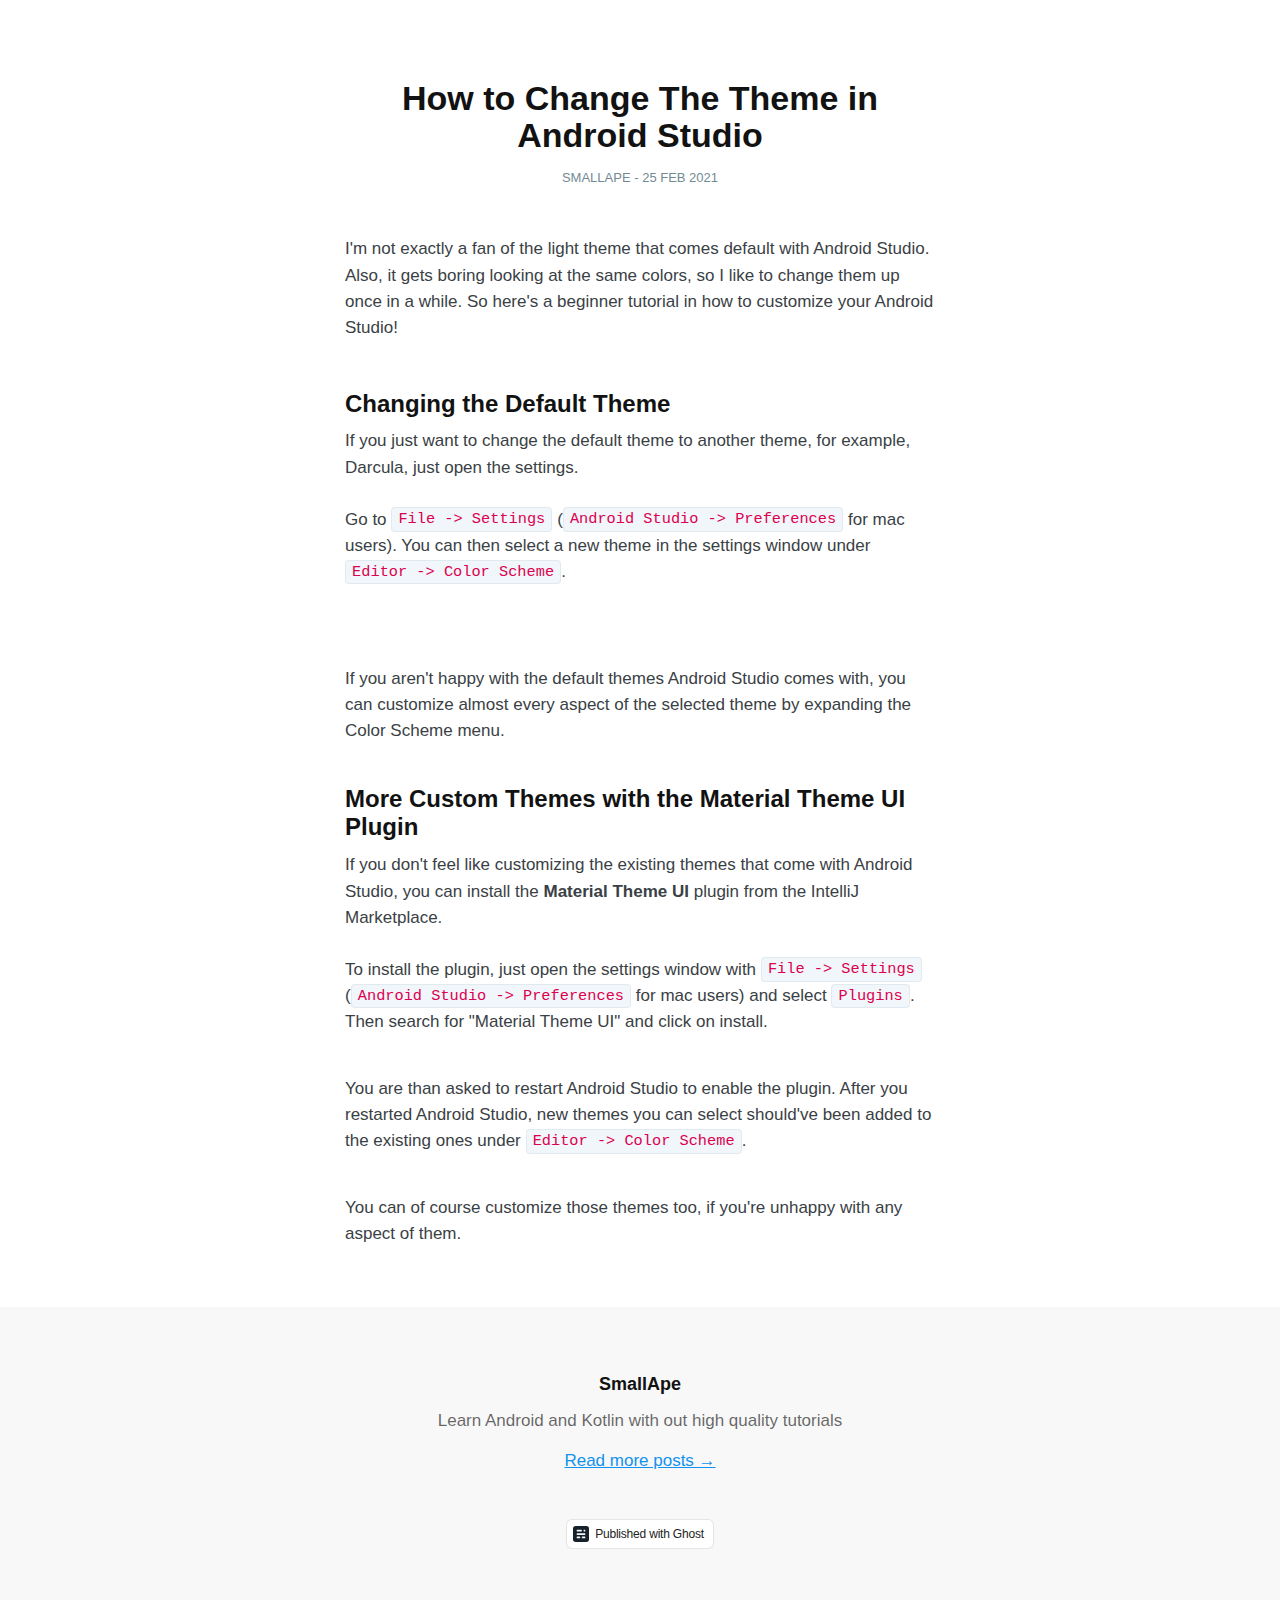
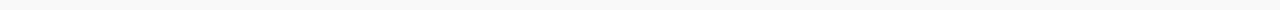
<file: how-to-change-the-theme-in-android-studio/amp/index.html>
<!DOCTYPE html>
<html ⚡>

<head>
    <meta charset="utf-8">
    <meta name="viewport" content="width=device-width,minimum-scale=1,initial-scale=1">

    <title>How to Change The Theme in Android Studio</title>

    <meta name="description" content="I&#x27;m not exactly a fan of the light theme that comes default with Android Studio. Also, it gets boring looking..." />
    <link rel="icon" href="../../favicon.png" type="image/png" />
    <link rel="canonical" href="../index.html" />
    <meta name="referrer" content="no-referrer-when-downgrade" />

    <meta property="og:site_name" content="SmallApe" />
    <meta property="og:type" content="article" />
    <meta property="og:title" content="How to Change The Theme in Android Studio" />
    <meta property="og:description" content="I&#x27;m not exactly a fan of the light theme that comes default with Android Studio. Also, it gets boring looking..." />
    <meta property="og:url" content="https://smallape.com/how-to-change-the-theme-in-android-studio/" />
    <meta property="og:image" content="https://smallape.com/content/images/2021/02/g2294.png" />
    <meta property="article:published_time" content="2021-02-25T19:01:32.000Z" />
    <meta property="article:modified_time" content="2021-02-25T19:01:32.000Z" />
    <meta property="article:tag" content="Android Studio" />

    <meta name="twitter:card" content="summary_large_image" />
    <meta name="twitter:title" content="How to Change The Theme in Android Studio" />
    <meta name="twitter:description" content="I&#x27;m not exactly a fan of the light theme that comes default with Android Studio. Also, it gets boring looking..." />
    <meta name="twitter:url" content="https://smallape.com/how-to-change-the-theme-in-android-studio/" />
    <meta name="twitter:image" content="https://smallape.com/content/images/2021/02/g2294.png" />
    <meta name="twitter:label1" content="Written by" />
    <meta name="twitter:data1" content="SmallApe" />
    <meta name="twitter:label2" content="Filed under" />
    <meta name="twitter:data2" content="Android Studio" />
    <meta name="twitter:site" content="@smallape2" />
    <meta property="og:image:width" content="1920" />
    <meta property="og:image:height" content="1080" />

    <script type="application/ld+json">
        {
            "@context": "https://schema.org",
            "@type": "Article",
            "publisher": {
                "@type": "Organization",
                "name": "SmallApe",
                "url": "https://smallape.com/",
                "logo": {
                    "@type": "ImageObject",
                    "url": "https://smallape.com/content/images/2021/02/g2560.png"
                }
            },
            "author": {
                "@type": "Person",
                "name": "SmallApe",
                "image": {
                    "@type": "ImageObject",
                    "url": "https://smallape.com/content/images/2021/02/rect3904.png",
                    "width": 600,
                    "height": 600
                },
                "url": "https://smallape.com/author/smallape/",
                "sameAs": []
            },
            "headline": "How to Change The Theme in Android Studio",
            "url": "https://smallape.com/how-to-change-the-theme-in-android-studio/",
            "datePublished": "2021-02-25T19:01:32.000Z",
            "dateModified": "2021-02-25T19:01:32.000Z",
            "image": {
                "@type": "ImageObject",
                "url": "https://smallape.com/content/images/2021/02/g2294.png",
                "width": 1920,
                "height": 1080
            },
            "keywords": "Android Studio",
            "description": "I&#x27;m not exactly a fan of the light theme that comes default with Android Studio.\nAlso, it gets boring looking at the same colors, so I like to change them up\nonce in a while. So here&#x27;s a beginner tutorial in how to customize your Android\nStudio!\n\nChanging the Default Theme\nIf you just want to change the default theme to another theme, for example,\nDarcula, just open the settings.\n\nGo to File -&gt; Settings (Android Studio -&gt; Preferences for mac users). You can\nthen select a new theme in the setting",
            "mainEntityOfPage": {
                "@type": "WebPage",
                "@id": "https://smallape.com/"
            }
        }
    </script>

    <meta name="generator" content="Ghost 3.41" />
    <link rel="alternate" type="application/rss+xml" title="SmallApe" href="../../rss/index.html" />

    <style amp-custom>
        *,
        *::before,
        *::after {
            box-sizing: border-box;
        }
        
        html {
            overflow-x: hidden;
            overflow-y: scroll;
            font-size: 62.5%;
            -webkit-tap-highlight-color: rgba(0, 0, 0, 0);
        }
        
        body {
            min-height: 100vh;
            margin: 0;
            padding: 0;
            color: #3a4145;
            font-family: -apple-system, BlinkMacSystemFont, Segoe UI, Roboto, Oxygen, Ubuntu, Cantarell, Open Sans, Helvetica Neue, sans-serif;
            font-size: 1.7rem;
            line-height: 1.55em;
            font-weight: 400;
            font-style: normal;
            background: #fff;
            scroll-behavior: smooth;
            overflow-x: hidden;
            -webkit-font-smoothing: antialiased;
            -moz-osx-font-smoothing: grayscale;
        }
        
        p,
        ul,
        ol,
        li,
        dl,
        dd,
        hr,
        pre,
        form,
        table,
        video,
        figure,
        figcaption,
        blockquote {
            margin: 0;
            padding: 0;
        }
        
        ul[class],
        ol[class] {
            padding: 0;
            list-style: none;
        }
        
        img {
            display: block;
            max-width: 100%;
        }
        
        input,
        button,
        select,
        textarea {
            font: inherit;
            -webkit-appearance: none;
        }
        
        fieldset {
            margin: 0;
            padding: 0;
            border: 0;
        }
        
        label {
            display: block;
            font-size: 0.9em;
            font-weight: 700;
        }
        
        hr {
            position: relative;
            display: block;
            width: 100%;
            height: 1px;
            border: 0;
            border-top: 1px solid currentcolor;
            opacity: 0.1;
        }
        
         ::selection {
            text-shadow: none;
            background: #cbeafb;
        }
        
        mark {
            background-color: #fdffb6;
        }
        
        small {
            font-size: 80%;
        }
        
        sub,
        sup {
            position: relative;
            font-size: 75%;
            line-height: 0;
            vertical-align: baseline;
        }
        
        sup {
            top: -0.5em;
        }
        
        sub {
            bottom: -0.25em;
        }
        
        ul li+li {
            margin-top: 0.6em;
        }
        
        a {
            color: #1292EE;
            text-decoration-skip-ink: auto;
        }
        
        h1,
        h2,
        h3,
        h4,
        h5,
        h6 {
            margin: 0;
            font-weight: 700;
            color: #121212;
            line-height: 1.4em;
        }
        
        h1 {
            font-size: 3.4rem;
            line-height: 1.1em;
        }
        
        h2 {
            font-size: 2.4rem;
            line-height: 1.2em;
        }
        
        h3 {
            font-size: 1.8rem;
        }
        
        h4 {
            font-size: 1.7rem;
        }
        
        h5 {
            font-size: 1.6rem;
        }
        
        h6 {
            font-size: 1.6rem;
        }
        
        amp-img {
            height: 100%;
            width: 100%;
            max-width: 100%;
            max-height: 100%;
        }
        
        amp-img img {
            object-fit: cover;
        }
        
        .page-header {
            padding: 50px 5vmin 30px;
            text-align: center;
            font-size: 2rem;
            text-transform: uppercase;
            letter-spacing: 0.5px;
        }
        
        .page-header a {
            color: #121212;
            font-weight: 700;
            text-decoration: none;
            font-size: 1.6rem;
            letter-spacing: -0.1px;
        }
        
        .post {
            max-width: 680px;
            margin: 0 auto;
        }
        
        .post-header {
            margin: 0 5vmin 5vmin;
            text-align: center;
        }
        
        .post-meta {
            margin: 1rem 0 0 0;
            text-transform: uppercase;
            color: #738a94;
            font-weight: 500;
            font-size: 1.3rem;
        }
        
        .post-image {
            margin: 0 0 5vmin;
        }
        
        .post-image img {
            display: block;
            width: 100%;
            height: auto;
        }
        
        .post-content {
            padding: 0 5vmin;
        }
        
        .post-content>*+* {
            margin-top: 1.5em;
        }
        
        .post-content [id]:not(:first-child) {
            margin: 2em 0 0;
        }
        
        .post-content>[id]+* {
            margin-top: 1rem;
        }
        
        .post-content [id]+.kg-card,
        .post-content blockquote+.kg-card {
            margin-top: 40px;
        }
        
        .post-content>ul,
        .post-content>ol,
        .post-content>dl {
            padding-left: 1.9em;
        }
        
        .post-content hr {
            margin-top: 40px;
        }
        
        .post .post-content hr+* {
            margin-top: 40px;
        }
        
        .post-content amp-img {
            background-color: #f8f8f8;
        }
        
        .post-content blockquote {
            position: relative;
            font-style: italic;
        }
        
        .post-content blockquote::before {
            content: "";
            position: absolute;
            left: -1.5em;
            top: 0;
            bottom: 0;
            width: 0.3rem;
            background: #000;
        }
        
        .post-content :not(.kg-card):not([id])+.kg-card {
            margin-top: 40px;
        }
        
        .post-content .kg-card+ :not(.kg-card) {
            margin-top: 40px;
        }
        
        .kg-card figcaption {
            padding: 1.5rem 1.5rem 0;
            text-align: center;
            font-weight: 500;
            font-size: 1.3rem;
            line-height: 1.4em;
            opacity: 0.6;
        }
        
        .kg-card figcaption strong {
            color: rgba(0, 0, 0, 0.8);
        }
        
        .post-content :not(pre) code {
            vertical-align: middle;
            padding: 0.15em 0.4em 0.15em;
            border: #e1eaef 1px solid;
            font-weight: 400;
            font-size: 0.9em;
            line-height: 1em;
            color: #dc0050;
            background: #f0f6f9;
            border-radius: 0.25em;
        }
        
        .post-content>pre {
            overflow: scroll;
            padding: 16px 20px;
            color: #fff;
            background: #1F2428;
            border-radius: 5px;
            box-shadow: 0 2px 6px -2px rgba(0, 0, 0, .1), 0 0 1px rgba(0, 0, 0, .4);
        }
        
        .kg-embed-card {
            display: flex;
            flex-direction: column;
            align-items: center;
            width: 100%;
        }
        
        .kg-image-card img {
            margin: auto;
        }
        
        .kg-gallery-card+.kg-gallery-card {
            margin-top: 0.75em;
        }
        
        .kg-gallery-container {
            position: relative;
        }
        
        .kg-gallery-row {
            display: flex;
            flex-direction: row;
            justify-content: center;
        }
        
        .kg-gallery-image {
            width: 100%;
            height: 100%;
        }
        
        .kg-gallery-row:not(:first-of-type) {
            margin: 0.75em 0 0 0;
        }
        
        .kg-gallery-image:not(:first-of-type) {
            margin: 0 0 0 0.75em;
        }
        
        .kg-bookmark-card,
        .kg-bookmark-publisher {
            position: relative;
        }
        
        .kg-bookmark-container,
        .kg-bookmark-container:hover {
            display: flex;
            flex-wrap: wrap;
            flex-direction: row-reverse;
            color: currentColor;
            background: rgba(255, 255, 255, 0.6);
            font-family: -apple-system, BlinkMacSystemFont, Segoe UI, Roboto, Oxygen, Ubuntu, Cantarell, Open Sans, Helvetica Neue, sans-serif;
            text-decoration: none;
            border-radius: 5px;
            box-shadow: 0 2px 6px -2px rgba(0, 0, 0, 0.1), 0 0 1px rgba(0, 0, 0, 0.4);
            overflow: hidden;
        }
        
        .kg-bookmark-content {
            flex-basis: 0;
            flex-grow: 999;
            padding: 20px;
            order: 1;
        }
        
        .kg-bookmark-title {
            font-weight: 600;
            font-size: 1.5rem;
            line-height: 1.3em;
        }
        
        .kg-bookmark-description {
            display: -webkit-box;
            max-height: 45px;
            margin: 0.5em 0 0 0;
            font-size: 1.4rem;
            line-height: 1.55em;
            overflow: hidden;
            opacity: 0.8;
            -webkit-line-clamp: 2;
            -webkit-box-orient: vertical;
        }
        
        .kg-bookmark-metadata {
            margin-top: 20px;
        }
        
        .kg-bookmark-metadata {
            display: flex;
            align-items: center;
            font-weight: 500;
            font-size: 1.3rem;
            line-height: 1.3em;
            white-space: nowrap;
            overflow: hidden;
            text-overflow: ellipsis;
        }
        
        .kg-bookmark-description {
            display: -webkit-box;
            -webkit-box-orient: vertical;
            -webkit-line-clamp: 2;
            overflow: hidden;
        }
        
        .kg-bookmark-metadata amp-img {
            width: 18px;
            height: 18px;
            max-width: 18px;
            max-height: 18px;
            margin-right: 10px;
        }
        
        .kg-bookmark-thumbnail {
            display: flex;
            flex-basis: 20rem;
            flex-grow: 1;
            justify-content: flex-end;
        }
        
        .kg-bookmark-thumbnail amp-img {
            max-height: 200px;
        }
        
        .kg-bookmark-author {
            white-space: nowrap;
            text-overflow: ellipsis;
            overflow: hidden;
        }
        
        .kg-bookmark-publisher::before {
            content: "•";
            margin: 0 .5em;
        }
        
        .kg-width-full.kg-card-hascaption {
            display: grid;
            grid-template-columns: inherit;
        }
        
        .post-content table {
            border-collapse: collapse;
            width: 100%;
        }
        
        .post-content th {
            padding: 0.5em 0.8em;
            text-align: left;
            font-size: .75em;
            text-transform: uppercase;
        }
        
        .post-content td {
            padding: 0.4em 0.7em;
        }
        
        .post-content tbody tr:nth-child(2n + 1) {
            background-color: rgba(0, 0, 0, 0.1);
            padding: 1px;
        }
        
        .post-content tbody tr:nth-child(2n + 2) td:last-child {
            box-shadow: inset 1px 0 rgba(0, 0, 0, 0.1), inset -1px 0 rgba(0, 0, 0, 0.1);
        }
        
        .post-content tbody tr:nth-child(2n + 2) td {
            box-shadow: inset 1px 0 rgba(0, 0, 0, 0.1);
        }
        
        .post-content tbody tr:last-child {
            border-bottom: 1px solid rgba(0, 0, 0, .1);
        }
        
        .page-footer {
            padding: 60px 5vmin;
            margin: 60px auto 0;
            text-align: center;
            background-color: #f8f8f8;
        }
        
        .page-footer h3 {
            margin: 0.5rem 0 0 0;
        }
        
        .page-footer p {
            max-width: 500px;
            margin: 1rem auto 1.5rem;
            font-size: 1.7rem;
            line-height: 1.5em;
            color: rgba(0, 0, 0, 0.6)
        }
        
        .powered {
            display: inline-flex;
            align-items: center;
            margin: 30px 0 0;
            padding: 6px 9px 6px 6px;
            border: rgba(0, 0, 0, 0.1) 1px solid;
            font-size: 12px;
            line-height: 12px;
            letter-spacing: -0.2px;
            font-family: -apple-system, BlinkMacSystemFont, "Segoe UI", "Roboto", "Oxygen", "Ubuntu", "Cantarell", "Fira Sans", "Droid Sans", "Helvetica Neue", sans-serif;
            font-weight: 500;
            color: #222;
            text-decoration: none;
            background: #fff;
            border-radius: 6px;
        }
        
        .powered svg {
            height: 16px;
            width: 16px;
            margin: 0 6px 0 0;
        }
        
        @media (max-width: 600px) {
            body {
                font-size: 1.6rem;
            }
            h1 {
                font-size: 3rem;
            }
            h2 {
                font-size: 2.2rem;
            }
        }
        
        @media (max-width: 400px) {
            h1 {
                font-size: 2.6rem;
                line-height: 1.15em;
            }
            h2 {
                font-size: 2rem;
                line-height: 1.2em;
            }
            h3 {
                font-size: 1.7rem;
            }
        }
    </style>

    <style amp-boilerplate>
        body {
            -webkit-animation: -amp-start 8s steps(1, end) 0s 1 normal both;
            -moz-animation: -amp-start 8s steps(1, end) 0s 1 normal both;
            -ms-animation: -amp-start 8s steps(1, end) 0s 1 normal both;
            animation: -amp-start 8s steps(1, end) 0s 1 normal both
        }
        
        @-webkit-keyframes -amp-start {
            from {
                visibility: hidden
            }
            to {
                visibility: visible
            }
        }
        
        @-moz-keyframes -amp-start {
            from {
                visibility: hidden
            }
            to {
                visibility: visible
            }
        }
        
        @-ms-keyframes -amp-start {
            from {
                visibility: hidden
            }
            to {
                visibility: visible
            }
        }
        
        @-o-keyframes -amp-start {
            from {
                visibility: hidden
            }
            to {
                visibility: visible
            }
        }
        
        @keyframes -amp-start {
            from {
                visibility: hidden
            }
            to {
                visibility: visible
            }
        }
    </style><noscript><style amp-boilerplate>body{-webkit-animation:none;-moz-animation:none;-ms-animation:none;animation:none}</style></noscript>
    <script async src="https://cdn.ampproject.org/v0.js"></script>



</head>

<body class="amp-template">
    <header class="page-header">
        <a href="../../index.html">
            <amp-img class="site-icon" src="https://smallape.com/content/images/2021/02/pub-icon.png" width="50" height="50" layout="fixed"></amp-img>
        </a>
    </header>

    <main class="content" role="main">
        <article class="post">

            <header class="post-header">
                <h1 class="post-title">How to Change The Theme in Android Studio</h1>
                <section class="post-meta">
                    SmallApe -
                    <time class="post-date" datetime="2021-02-25">25 Feb 2021</time>
                </section>
            </header>
            <figure class="post-image">
                <amp-img src="https://smallape.com/content/images/2021/02/g2294.png" width="600" height="340" layout="responsive"></amp-img>
            </figure>
            <section class="post-content">

                <p>I'm not exactly a fan of the light theme that comes default with Android Studio. Also, it gets boring looking at the same colors, so I like to change them up once in a while. So here's a beginner tutorial in how to customize your Android
                    Studio!</p>
                <h2 id="changing-the-default-theme">Changing the Default Theme</h2>
                <p>If you just want to change the default theme to another theme, for example, Darcula, just open the settings.</p>
                <p>Go to <code>File -&gt; Settings</code> (<code>Android Studio -&gt; Preferences</code> for mac users). You can then select a new theme in the settings window under <code>Editor -&gt; Color Scheme</code>.</p>
                <figure class="kg-card kg-gallery-card kg-width-wide">
                    <div class="kg-gallery-container">
                        <div class="kg-gallery-row">
                            <div class="kg-gallery-image"></div>
                            <div class="kg-gallery-image"></div>
                        </div>
                    </div>
                </figure>
                <p>If you aren't happy with the default themes Android Studio comes with, you can customize almost every aspect of the selected theme by expanding the Color Scheme menu.</p>
                <figure class="kg-card kg-image-card"></figure>
                <h2 id="more-custom-themes-with-the-material-theme-ui-plugin">More Custom Themes with the Material Theme UI Plugin</h2>
                <p>If you don't feel like customizing the existing themes that come with Android Studio, you can install the <strong><strong>Material Theme UI</strong></strong> plugin from the IntelliJ Marketplace.</p>
                <p>To install the plugin, just open the settings window with <code>File -&gt; Settings</code> (<code>Android Studio -&gt; Preferences</code> for mac users) and select <code>Plugins</code>. Then search for "Material Theme UI" and click on
                    install.</p>
                <figure class="kg-card kg-image-card"></figure>
                <p>You are than asked to restart Android Studio to enable the plugin. After you restarted Android Studio, new themes you can select should've been added to the existing ones under <code>Editor -&gt; Color Scheme</code>.</p>
                <figure class="kg-card kg-image-card"></figure>
                <p>You can of course customize those themes too, if you're unhappy with any aspect of them.</p>

            </section>

        </article>
    </main>
    <footer class="page-footer">
        <amp-img class="site-icon" src="https://smallape.com/content/images/2021/02/pub-icon.png" width="50" height="50" layout="fixed"></amp-img>
        <h3>SmallApe</h3>
        <p>Learn Android and Kotlin with out high quality tutorials</p>
        <p><a href="../../index.html">Read more posts →</a></p>
        <a class="powered" href="https://ghost.org" target="_blank" rel="noopener"><svg xmlns="http://www.w3.org/2000/svg" viewBox="0 0 156 156"><g fill="none" fill-rule="evenodd"><rect fill="#15212B" width="156" height="156" rx="27"/><g transform="translate(36 36)" fill="#F6F8FA"><path d="M0 71.007A4.004 4.004 0 014 67h26a4 4 0 014 4.007v8.986A4.004 4.004 0 0130 84H4a4 4 0 01-4-4.007v-8.986zM50 71.007A4.004 4.004 0 0154 67h26a4 4 0 014 4.007v8.986A4.004 4.004 0 0180 84H54a4 4 0 01-4-4.007v-8.986z"/><rect y="34" width="84" height="17" rx="4"/><path d="M0 4.007A4.007 4.007 0 014.007 0h41.986A4.003 4.003 0 0150 4.007v8.986A4.007 4.007 0 0145.993 17H4.007A4.003 4.003 0 010 12.993V4.007z"/><rect x="67" width="17" height="17" rx="4"/></g></g></svg> Published with Ghost</a>
    </footer>

</body>

</html>
</file>
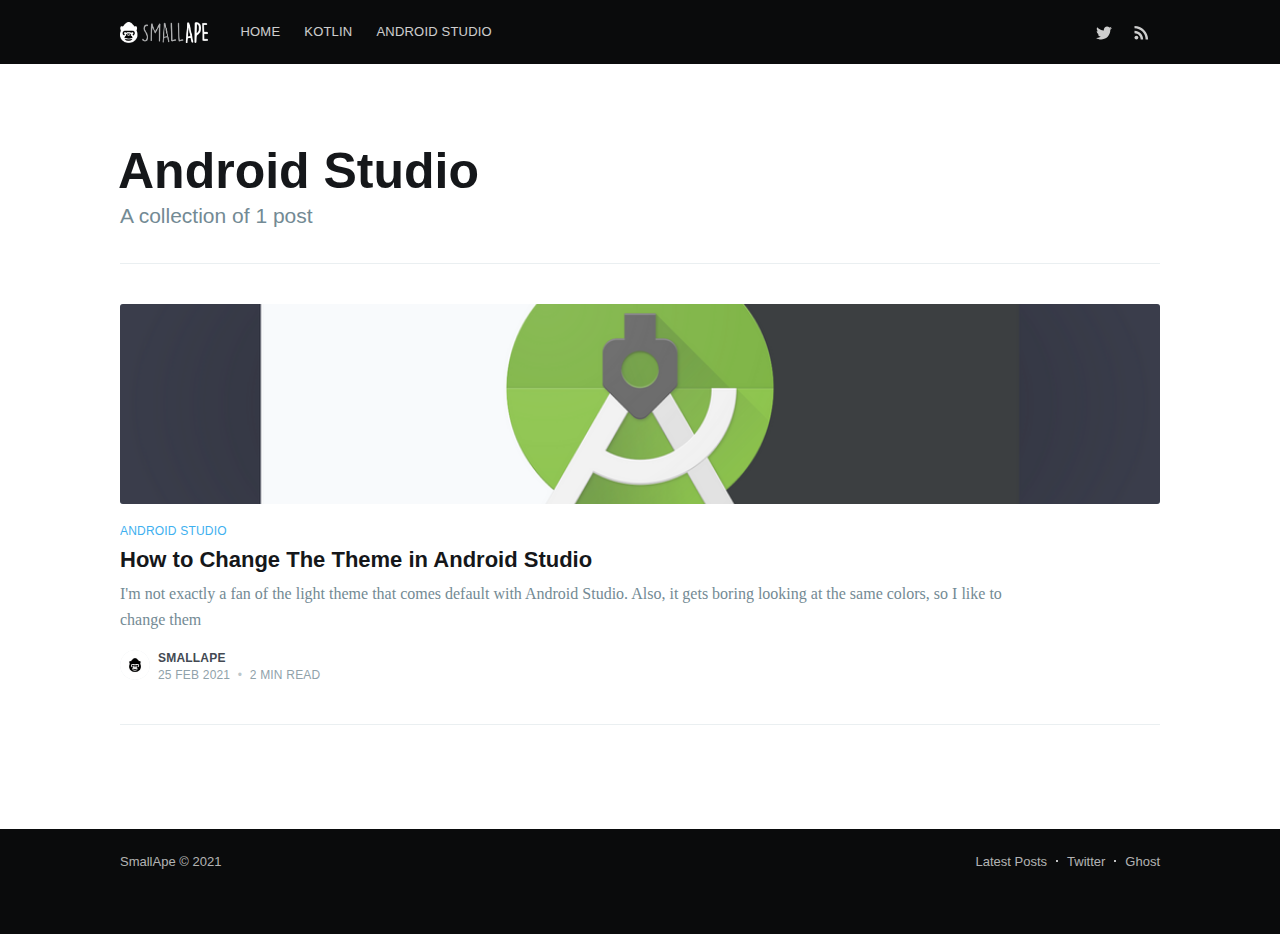
<file: tag/android-studio/index.html>
<!DOCTYPE html>
<html lang="en">

<head>

    <meta charset="utf-8" />
    <meta http-equiv="X-UA-Compatible" content="IE=edge" />

    <title>Android Studio - SmallApe</title>
    <meta name="HandheldFriendly" content="True" />
    <meta name="viewport" content="width=device-width, initial-scale=1.0" />

    <link rel="stylesheet" type="text/css" href="../../assets/built/screen.css" />

    <link rel="icon" href="../../favicon.png" type="image/png" />
    <link rel="canonical" href="index.html" />
    <meta name="referrer" content="no-referrer-when-downgrade" />

    <meta property="og:site_name" content="SmallApe" />
    <meta property="og:type" content="website" />
    <meta property="og:title" content="Android Studio - SmallApe" />
    <meta property="og:url" content="https://smallape.com/tag/android-studio/" />
    <meta property="og:image" content="https://smallape.com/content/images/2021/02/rect3300.png" />
    <meta name="twitter:card" content="summary_large_image" />
    <meta name="twitter:title" content="Android Studio - SmallApe" />
    <meta name="twitter:url" content="https://smallape.com/tag/android-studio/" />
    <meta name="twitter:image" content="https://smallape.com/content/images/2021/02/rect3300.png" />
    <meta name="twitter:site" content="@smallape2" />
    <meta property="og:image:width" content="600" />
    <meta property="og:image:height" content="126" />

    <script type="application/ld+json">
        {
            "@context": "https://schema.org",
            "@type": "Series",
            "publisher": {
                "@type": "Organization",
                "name": "SmallApe",
                "url": "https://smallape.com/",
                "logo": {
                    "@type": "ImageObject",
                    "url": "https://smallape.com/content/images/2021/02/g2560.png"
                }
            },
            "url": "https://smallape.com/tag/android-studio/",
            "name": "Android Studio",
            "mainEntityOfPage": {
                "@type": "WebPage",
                "@id": "https://smallape.com/"
            }
        }
    </script>

    <meta name="generator" content="Ghost 3.41" />
    <link rel="alternate" type="application/rss+xml" title="SmallApe" href="../../rss/index.html" />
    <link rel="stylesheet" href="https://smallape.com/assets/css/prism.css" />
    <!-- Global site tag (gtag.js) - Google Analytics -->
    <script async src="https://www.googletagmanager.com/gtag/js?id=G-519RX9JG3B"></script>
    <script>
        window.dataLayer = window.dataLayer || [];

        function gtag() {
            dataLayer.push(arguments);
        }
        gtag('js', new Date());

        gtag('config', 'G-519RX9JG3B');
    </script>
    <script data-ad-client="ca-pub-2016059626610271" async src="https://pagead2.googlesyndication.com/pagead/js/adsbygoogle.js"></script>

</head>

<body class="tag-template tag-android-studio">

    <div class="site-wrapper">


        <header class="site-archive-header">
            <div class="outer site-nav-main">
                <div class="inner">
                    <nav class="site-nav">
                        <div class="site-nav-left-wrapper">
                            <div class="site-nav-left">
                                <a class="site-nav-logo" href="../../index.html"><img src="../../content/images/2021/02/g2560.png" alt="SmallApe" /></a>
                                <div class="site-nav-content">
                                    <ul class="nav">
                                        <li class="nav-home"><a href="../../index.html">Home</a></li>
                                        <li class="nav-kotlin"><a href="../kotlin/index.html">Kotlin</a></li>
                                        <li class="nav-android-studio nav-current"><a href="index.html">Android Studio</a></li>
                                    </ul>

                                </div>
                            </div>
                        </div>
                        <div class="site-nav-right">
                            <div class="social-links">
                                <a class="social-link social-link-tw" href="https://twitter.com/smallape2" title="Twitter" target="_blank" rel="noopener"><svg xmlns="http://www.w3.org/2000/svg" viewBox="0 0 32 32"><path d="M30.063 7.313c-.813 1.125-1.75 2.125-2.875 2.938v.75c0 1.563-.188 3.125-.688 4.625a15.088 15.088 0 0 1-2.063 4.438c-.875 1.438-2 2.688-3.25 3.813a15.015 15.015 0 0 1-4.625 2.563c-1.813.688-3.75 1-5.75 1-3.25 0-6.188-.875-8.875-2.625.438.063.875.125 1.375.125 2.688 0 5.063-.875 7.188-2.5-1.25 0-2.375-.375-3.375-1.125s-1.688-1.688-2.063-2.875c.438.063.813.125 1.125.125.5 0 1-.063 1.5-.25-1.313-.25-2.438-.938-3.313-1.938a5.673 5.673 0 0 1-1.313-3.688v-.063c.813.438 1.688.688 2.625.688a5.228 5.228 0 0 1-1.875-2c-.5-.875-.688-1.813-.688-2.75 0-1.063.25-2.063.75-2.938 1.438 1.75 3.188 3.188 5.25 4.25s4.313 1.688 6.688 1.813a5.579 5.579 0 0 1 1.5-5.438c1.125-1.125 2.5-1.688 4.125-1.688s3.063.625 4.188 1.813a11.48 11.48 0 0 0 3.688-1.375c-.438 1.375-1.313 2.438-2.563 3.188 1.125-.125 2.188-.438 3.313-.875z"/></svg>
</a>
                            </div>
                            <a class="rss-button" href="https://feedly.com/i/subscription/feed/https://smallape.com/rss/" title="RSS" target="_blank" rel="noopener"><svg xmlns="http://www.w3.org/2000/svg" viewBox="0 0 24 24"><circle cx="6.18" cy="17.82" r="2.18"/><path d="M4 4.44v2.83c7.03 0 12.73 5.7 12.73 12.73h2.83c0-8.59-6.97-15.56-15.56-15.56zm0 5.66v2.83c3.9 0 7.07 3.17 7.07 7.07h2.83c0-5.47-4.43-9.9-9.9-9.9z"/></svg>
</a>

                        </div>
                    </nav>
                </div>
            </div>

            <div class="outer site-header-background no-image">


                <div class="inner site-header-content">
                    <h1 class="site-title">Android Studio</h1>
                    <h2 class="site-description">
                        A collection of 1 post
                    </h2>
                </div>
            </div>
        </header>

        <main id="site-main" class="site-main outer">
            <div class="inner posts">
                <div class="post-feed">
                    <article class="post-card post tag-android-studio ">

                        <a class="post-card-image-link" href="../../how-to-change-the-theme-in-android-studio/index.html">
                            <img class="post-card-image" srcset="../../content/images/size/w300/2021/02/g2294.png 300w,
                   ../../content/images/size/w600/2021/02/g2294.png 600w,
                  ../../content/images/size/w1000/2021/02/g2294.png 1000w,
                 ../../content/images/size/w2000/2021/02/g2294.png 2000w" sizes="(max-width: 1000px) 400px, 700px" loading="lazy" src="../../content/images/size/w600/2021/02/g2294.png" alt="How to Change The Theme in Android Studio" />
                        </a>

                        <div class="post-card-content">

                            <a class="post-card-content-link" href="../../how-to-change-the-theme-in-android-studio/index.html">

                                <header class="post-card-header">
                                    <div class="post-card-primary-tag">Android Studio</div>
                                    <h2 class="post-card-title">How to Change The Theme in Android Studio</h2>
                                </header>

                                <section class="post-card-excerpt">
                                    <p>I'm not exactly a fan of the light theme that comes default with Android Studio. Also, it gets boring looking at the same colors, so I like to change them</p>
                                </section>

                            </a>

                            <footer class="post-card-meta">
                                <ul class="author-list">
                                    <li class="author-list-item">

                                        <div class="author-name-tooltip">
                                            SmallApe
                                        </div>

                                        <a href="../../author/smallape/index.html" class="static-avatar">
                                            <img class="author-profile-image" src="../../content/images/size/w100/2021/02/rect3904.png" alt="SmallApe" />
                                        </a>
                                    </li>
                                </ul>
                                <div class="post-card-byline-content">
                                    <span><a href="../../author/smallape/index.html">SmallApe</a></span>
                                    <span class="post-card-byline-date"><time datetime="2021-02-25">25 Feb 2021</time> <span class="bull">&bull;</span> 2 min read</span>
                                </div>
                            </footer>

                        </div>

                    </article>
                </div>
            </div>
        </main>


        <footer class="site-footer outer">
            <div class="site-footer-content inner">
                <section class="copyright"><a href="../../index.html">SmallApe</a> &copy; 2021</section>
                <nav class="site-footer-nav">
                    <a href="../../index.html">Latest Posts</a>

                    <a href="https://twitter.com/smallape2" target="_blank" rel="noopener">Twitter</a>
                    <a href="https://ghost.org" target="_blank" rel="noopener">Ghost</a>
                </nav>
            </div>
        </footer>

    </div>


    <script src="https://code.jquery.com/jquery-3.4.1.min.js" integrity="sha256-CSXorXvZcTkaix6Yvo6HppcZGetbYMGWSFlBw8HfCJo=" crossorigin="anonymous">
    </script>
    <script src="../../assets/built/casper.js"></script>

    <script>
        // Parse the URL parameter
        function getParameterByName(name, url) {
            if (!url) url = window.location.href;
            name = name.replace(/[\[\]]/g, "\\$&");
            var regex = new RegExp("[?&]" + name + "(=([^&#]*)|&|#|$)"),
                results = regex.exec(url);
            if (!results) return null;
            if (!results[2]) return '';
            return decodeURIComponent(results[2].replace(/\+/g, " "));
        }

        // Give the parameter a variable name
        var action = getParameterByName('action');
        var success = getParameterByName('success');

        $(document).ready(function() {
            if (action == 'subscribe' && (success === null || success === 'true')) {
                $('body').addClass('subscribe-success');
            }

            if (action == 'subscribe' && success === 'false') {
                $('body').addClass('subscribe-failure');
            }

            $('.subscribe-notification .subscribe-close-button').click(function() {
                $('.subscribe-notification').addClass('close');
            });

            // Reset form on opening subscrion overlay
            $('.subscribe-button').click(function() {
                $('.subscribe-overlay form').removeClass();
                $('.subscribe-email').val('');
            });
        });
    </script>



    <script defer src="../../assets/js/prism.js"></script>

</body>

</html>
</file>
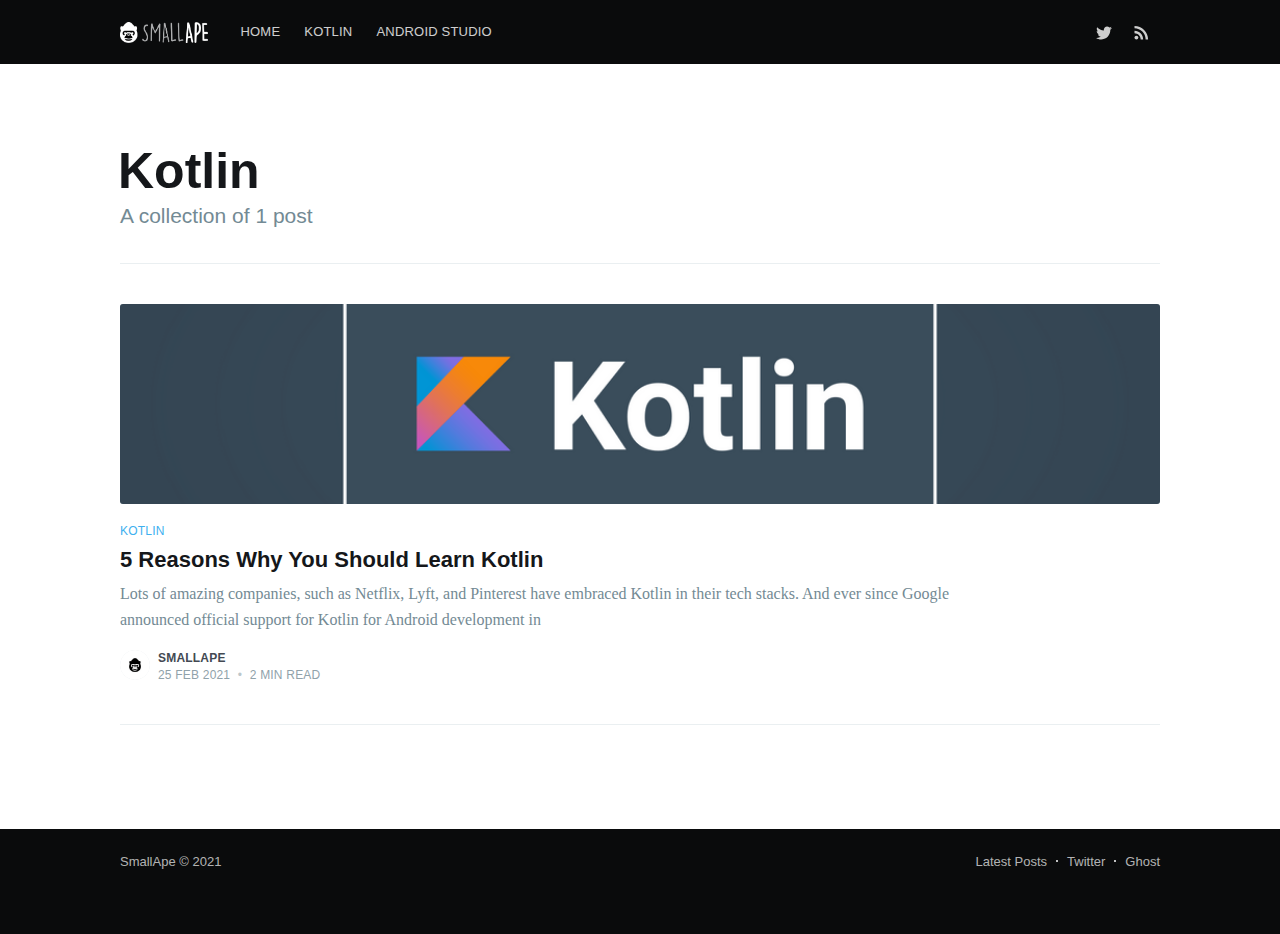
<file: tag/kotlin/index.html>
<!DOCTYPE html>
<html lang="en">

<head>

    <meta charset="utf-8" />
    <meta http-equiv="X-UA-Compatible" content="IE=edge" />

    <title>Kotlin - SmallApe</title>
    <meta name="HandheldFriendly" content="True" />
    <meta name="viewport" content="width=device-width, initial-scale=1.0" />

    <link rel="stylesheet" type="text/css" href="../../assets/built/screen.css" />

    <link rel="icon" href="../../favicon.png" type="image/png" />
    <link rel="canonical" href="index.html" />
    <meta name="referrer" content="no-referrer-when-downgrade" />

    <meta property="og:site_name" content="SmallApe" />
    <meta property="og:type" content="website" />
    <meta property="og:title" content="Kotlin - SmallApe" />
    <meta property="og:url" content="https://smallape.com/tag/kotlin/" />
    <meta property="og:image" content="https://smallape.com/content/images/2021/02/rect3300.png" />
    <meta name="twitter:card" content="summary_large_image" />
    <meta name="twitter:title" content="Kotlin - SmallApe" />
    <meta name="twitter:url" content="https://smallape.com/tag/kotlin/" />
    <meta name="twitter:image" content="https://smallape.com/content/images/2021/02/rect3300.png" />
    <meta name="twitter:site" content="@smallape2" />
    <meta property="og:image:width" content="600" />
    <meta property="og:image:height" content="126" />

    <script type="application/ld+json">
        {
            "@context": "https://schema.org",
            "@type": "Series",
            "publisher": {
                "@type": "Organization",
                "name": "SmallApe",
                "url": "https://smallape.com/",
                "logo": {
                    "@type": "ImageObject",
                    "url": "https://smallape.com/content/images/2021/02/g2560.png"
                }
            },
            "url": "https://smallape.com/tag/kotlin/",
            "name": "Kotlin",
            "mainEntityOfPage": {
                "@type": "WebPage",
                "@id": "https://smallape.com/"
            }
        }
    </script>

    <meta name="generator" content="Ghost 3.41" />
    <link rel="alternate" type="application/rss+xml" title="SmallApe" href="../../rss/index.html" />
    <link rel="stylesheet" href="https://smallape.com/assets/css/prism.css" />
    <!-- Global site tag (gtag.js) - Google Analytics -->
    <script async src="https://www.googletagmanager.com/gtag/js?id=G-519RX9JG3B"></script>
    <script>
        window.dataLayer = window.dataLayer || [];

        function gtag() {
            dataLayer.push(arguments);
        }
        gtag('js', new Date());

        gtag('config', 'G-519RX9JG3B');
    </script>
    <script data-ad-client="ca-pub-2016059626610271" async src="https://pagead2.googlesyndication.com/pagead/js/adsbygoogle.js"></script>

</head>

<body class="tag-template tag-kotlin">

    <div class="site-wrapper">


        <header class="site-archive-header">
            <div class="outer site-nav-main">
                <div class="inner">
                    <nav class="site-nav">
                        <div class="site-nav-left-wrapper">
                            <div class="site-nav-left">
                                <a class="site-nav-logo" href="../../index.html"><img src="../../content/images/2021/02/g2560.png" alt="SmallApe" /></a>
                                <div class="site-nav-content">
                                    <ul class="nav">
                                        <li class="nav-home"><a href="../../index.html">Home</a></li>
                                        <li class="nav-kotlin nav-current"><a href="index.html">Kotlin</a></li>
                                        <li class="nav-android-studio"><a href="../android-studio/index.html">Android Studio</a></li>
                                    </ul>

                                </div>
                            </div>
                        </div>
                        <div class="site-nav-right">
                            <div class="social-links">
                                <a class="social-link social-link-tw" href="https://twitter.com/smallape2" title="Twitter" target="_blank" rel="noopener"><svg xmlns="http://www.w3.org/2000/svg" viewBox="0 0 32 32"><path d="M30.063 7.313c-.813 1.125-1.75 2.125-2.875 2.938v.75c0 1.563-.188 3.125-.688 4.625a15.088 15.088 0 0 1-2.063 4.438c-.875 1.438-2 2.688-3.25 3.813a15.015 15.015 0 0 1-4.625 2.563c-1.813.688-3.75 1-5.75 1-3.25 0-6.188-.875-8.875-2.625.438.063.875.125 1.375.125 2.688 0 5.063-.875 7.188-2.5-1.25 0-2.375-.375-3.375-1.125s-1.688-1.688-2.063-2.875c.438.063.813.125 1.125.125.5 0 1-.063 1.5-.25-1.313-.25-2.438-.938-3.313-1.938a5.673 5.673 0 0 1-1.313-3.688v-.063c.813.438 1.688.688 2.625.688a5.228 5.228 0 0 1-1.875-2c-.5-.875-.688-1.813-.688-2.75 0-1.063.25-2.063.75-2.938 1.438 1.75 3.188 3.188 5.25 4.25s4.313 1.688 6.688 1.813a5.579 5.579 0 0 1 1.5-5.438c1.125-1.125 2.5-1.688 4.125-1.688s3.063.625 4.188 1.813a11.48 11.48 0 0 0 3.688-1.375c-.438 1.375-1.313 2.438-2.563 3.188 1.125-.125 2.188-.438 3.313-.875z"/></svg>
</a>
                            </div>
                            <a class="rss-button" href="https://feedly.com/i/subscription/feed/https://smallape.com/rss/" title="RSS" target="_blank" rel="noopener"><svg xmlns="http://www.w3.org/2000/svg" viewBox="0 0 24 24"><circle cx="6.18" cy="17.82" r="2.18"/><path d="M4 4.44v2.83c7.03 0 12.73 5.7 12.73 12.73h2.83c0-8.59-6.97-15.56-15.56-15.56zm0 5.66v2.83c3.9 0 7.07 3.17 7.07 7.07h2.83c0-5.47-4.43-9.9-9.9-9.9z"/></svg>
</a>

                        </div>
                    </nav>
                </div>
            </div>

            <div class="outer site-header-background no-image">


                <div class="inner site-header-content">
                    <h1 class="site-title">Kotlin</h1>
                    <h2 class="site-description">
                        A collection of 1 post
                    </h2>
                </div>
            </div>
        </header>

        <main id="site-main" class="site-main outer">
            <div class="inner posts">
                <div class="post-feed">
                    <article class="post-card post tag-kotlin ">

                        <a class="post-card-image-link" href="../../5-reasons-why-you-should-learn-kotlin/index.html">
                            <img class="post-card-image" srcset="../../content/images/size/w300/2021/02/5-reasons-why-you-should-learn-kotlin.png 300w,
                   ../../content/images/size/w600/2021/02/5-reasons-why-you-should-learn-kotlin.png 600w,
                  ../../content/images/size/w1000/2021/02/5-reasons-why-you-should-learn-kotlin.png 1000w,
                 ../../content/images/size/w2000/2021/02/5-reasons-why-you-should-learn-kotlin.png 2000w" sizes="(max-width: 1000px) 400px, 700px" loading="lazy" src="../../content/images/size/w600/2021/02/5-reasons-why-you-should-learn-kotlin.png" alt="5 Reasons Why You Should Learn Kotlin"
                            />
                        </a>

                        <div class="post-card-content">

                            <a class="post-card-content-link" href="../../5-reasons-why-you-should-learn-kotlin/index.html">

                                <header class="post-card-header">
                                    <div class="post-card-primary-tag">Kotlin</div>
                                    <h2 class="post-card-title">5 Reasons Why You Should Learn Kotlin</h2>
                                </header>

                                <section class="post-card-excerpt">
                                    <p>Lots of amazing companies, such as Netflix, Lyft, and Pinterest have embraced Kotlin in their tech stacks. And ever since Google announced official support for Kotlin for Android development in</p>
                                </section>

                            </a>

                            <footer class="post-card-meta">
                                <ul class="author-list">
                                    <li class="author-list-item">

                                        <div class="author-name-tooltip">
                                            SmallApe
                                        </div>

                                        <a href="../../author/smallape/index.html" class="static-avatar">
                                            <img class="author-profile-image" src="../../content/images/size/w100/2021/02/rect3904.png" alt="SmallApe" />
                                        </a>
                                    </li>
                                </ul>
                                <div class="post-card-byline-content">
                                    <span><a href="../../author/smallape/index.html">SmallApe</a></span>
                                    <span class="post-card-byline-date"><time datetime="2021-02-25">25 Feb 2021</time> <span class="bull">&bull;</span> 2 min read</span>
                                </div>
                            </footer>

                        </div>

                    </article>
                </div>
            </div>
        </main>


        <footer class="site-footer outer">
            <div class="site-footer-content inner">
                <section class="copyright"><a href="../../index.html">SmallApe</a> &copy; 2021</section>
                <nav class="site-footer-nav">
                    <a href="../../index.html">Latest Posts</a>

                    <a href="https://twitter.com/smallape2" target="_blank" rel="noopener">Twitter</a>
                    <a href="https://ghost.org" target="_blank" rel="noopener">Ghost</a>
                </nav>
            </div>
        </footer>

    </div>


    <script src="https://code.jquery.com/jquery-3.4.1.min.js" integrity="sha256-CSXorXvZcTkaix6Yvo6HppcZGetbYMGWSFlBw8HfCJo=" crossorigin="anonymous">
    </script>
    <script src="../../assets/built/casper.js"></script>

    <script>
        // Parse the URL parameter
        function getParameterByName(name, url) {
            if (!url) url = window.location.href;
            name = name.replace(/[\[\]]/g, "\\$&");
            var regex = new RegExp("[?&]" + name + "(=([^&#]*)|&|#|$)"),
                results = regex.exec(url);
            if (!results) return null;
            if (!results[2]) return '';
            return decodeURIComponent(results[2].replace(/\+/g, " "));
        }

        // Give the parameter a variable name
        var action = getParameterByName('action');
        var success = getParameterByName('success');

        $(document).ready(function() {
            if (action == 'subscribe' && (success === null || success === 'true')) {
                $('body').addClass('subscribe-success');
            }

            if (action == 'subscribe' && success === 'false') {
                $('body').addClass('subscribe-failure');
            }

            $('.subscribe-notification .subscribe-close-button').click(function() {
                $('.subscribe-notification').addClass('close');
            });

            // Reset form on opening subscrion overlay
            $('.subscribe-button').click(function() {
                $('.subscribe-overlay form').removeClass();
                $('.subscribe-email').val('');
            });
        });
    </script>



    <script defer src="../../assets/js/prism.js"></script>

</body>

</html>
</file>
<file: assets/built/screen.css>
:root{--blue:#3eb0ef;--green:#a4d037;--purple:#ad26b4;--yellow:#fecd35;--red:#f05230;--darkgrey:#15171a;--midgrey:#738a94;--lightgrey:#c5d2d9;--whitegrey:#e5eff5;--pink:#fa3a57;--brown:#a3821a;--darkmode:#1a1c20}a,abbr,acronym,address,applet,article,aside,audio,big,blockquote,body,canvas,caption,cite,code,dd,del,details,dfn,div,dl,dt,em,embed,fieldset,figcaption,figure,footer,form,h1,h2,h3,h4,h5,h6,header,hgroup,html,iframe,img,ins,kbd,label,legend,li,mark,menu,nav,object,ol,output,p,pre,q,ruby,s,samp,section,small,span,strike,strong,sub,summary,sup,table,tbody,td,tfoot,th,thead,time,tr,tt,ul,var,video{margin:0;padding:0;border:0;font:inherit;font-size:100%;vertical-align:baseline}body{line-height:1}ol,ul{list-style:none}blockquote,q{quotes:none}blockquote:after,blockquote:before,q:after,q:before{content:"";content:none}img{max-width:100%}html{box-sizing:border-box;font-family:sans-serif;-ms-text-size-adjust:100%;-webkit-text-size-adjust:100%}*,:after,:before{box-sizing:inherit}a{background-color:transparent}a:active,a:hover{outline:0}b,strong{font-weight:700}dfn,em,i{font-style:italic}h1{margin:.67em 0;font-size:2em}small{font-size:80%}sub,sup{position:relative;font-size:75%;line-height:0;vertical-align:baseline}sup{top:-.5em}sub{bottom:-.25em}img{border:0}svg:not(:root){overflow:hidden}mark{background-color:#fdffb6}code,kbd,pre,samp{font-family:monospace,monospace;font-size:1em}button,input,optgroup,select,textarea{margin:0;color:inherit;font:inherit}button{overflow:visible;border:none}button,select{text-transform:none}button,html input[type=button],input[type=reset],input[type=submit]{cursor:pointer;-webkit-appearance:button}button[disabled],html input[disabled]{cursor:default}button::-moz-focus-inner,input::-moz-focus-inner{padding:0;border:0}input{line-height:normal}input:focus{outline:none}input[type=checkbox],input[type=radio]{box-sizing:border-box;padding:0}input[type=number]::-webkit-inner-spin-button,input[type=number]::-webkit-outer-spin-button{height:auto}input[type=search]{box-sizing:content-box;-webkit-appearance:textfield}input[type=search]::-webkit-search-cancel-button,input[type=search]::-webkit-search-decoration{-webkit-appearance:none}legend{padding:0;border:0}textarea{overflow:auto}table{border-spacing:0;border-collapse:collapse}td,th{padding:0}html{overflow-y:scroll;font-size:62.5%;-webkit-tap-highlight-color:rgba(0,0,0,0)}body,html{overflow-x:hidden}body{color:#303a3e;font-family:-apple-system,BlinkMacSystemFont,Segoe UI,Roboto,Oxygen,Ubuntu,Cantarell,Open Sans,Helvetica Neue,sans-serif;font-size:1.6rem;line-height:1.6em;font-weight:400;font-style:normal;letter-spacing:0;text-rendering:optimizeLegibility;-webkit-font-smoothing:antialiased;-moz-osx-font-smoothing:grayscale;-moz-font-feature-settings:"liga" on}::-moz-selection{text-shadow:none;background:#cbeafb}::selection{text-shadow:none;background:#cbeafb}hr{position:relative;display:block;width:100%;margin:2.5em 0 3.5em;padding:0;height:1px;border:0;border-top:1px solid #e4eaed}audio,canvas,iframe,img,svg,video{vertical-align:middle}fieldset{margin:0;padding:0;border:0}textarea{resize:vertical}blockquote,dl,ol,p,ul{margin:0 0 1.5em}ol,ul{padding-left:1.3em;padding-right:1.5em}ol ol,ol ul,ul ol,ul ul{margin:.5em 0 1em}ul{list-style:disc}ol{list-style:decimal}ol,ul{max-width:100%}li{margin:.5em 0;padding-left:.3em;line-height:1.6em}dt{float:left;margin:0 20px 0 0;width:120px;color:var(--darkgrey);font-weight:500;text-align:right}dd{margin:0 0 5px;text-align:left}blockquote{margin:1.5em 0;padding:0 1.6em;border-left:.5em solid var(--whitegrey)}blockquote p{margin:.8em 0;font-size:1.2em;font-weight:300}blockquote small{display:inline-block;margin:.8em 0 .8em 1.5em;font-size:.9em;opacity:.8}blockquote small:before{content:"\2014 \00A0"}blockquote cite{font-weight:700}blockquote cite a{font-weight:400}a{color:#26a6ed;text-decoration:none}a:hover{text-decoration:underline}h1,h2,h3,h4,h5,h6{margin-top:0;line-height:1.15;font-weight:600;text-rendering:optimizeLegibility}h1{margin:0 0 .5em;font-size:5.5rem;font-weight:600}@media (max-width:500px){h1{font-size:2.2rem}}h2{margin:1.5em 0 .5em;font-size:2.2rem}@media (max-width:500px){h2{font-size:1.8rem}}h3{margin:1.5em 0 .5em;font-size:1.8rem;font-weight:500}@media (max-width:500px){h3{font-size:1.7rem}}h4{margin:1.5em 0 .5em;font-size:1.6rem;font-weight:500}h5,h6{margin:1.5em 0 .5em;font-size:1.4rem;font-weight:500}body{background:#fff}.img{display:block;width:100%;height:100%;background-position:50%;background-size:cover;border-radius:100%}.hidden{visibility:hidden;position:absolute;text-indent:-9999px}.site-wrapper{display:flex;flex-direction:column;min-height:100vh}.site-main{z-index:100;flex-grow:1}.outer{position:relative;padding:0 5vw}.inner{margin:0 auto;max-width:1040px;width:100%}@media (min-width:900px){.author-template .post-feed,.home-template .post-feed,.tag-template .post-feed{padding:40px 0 5vw;border-top-left-radius:3px;border-top-right-radius:3px}.home-template .site-nav{position:relative}}.site-header-background{position:relative;margin-top:64px;padding-bottom:12px;color:#fff;background:#0a0b0c no-repeat 50%;background-size:cover}.site-header-background:before{bottom:0;background:rgba(0,0,0,.18)}.site-header-background:after,.site-header-background:before{content:"";position:absolute;top:0;right:0;left:0;z-index:10;display:block}.site-header-background:after{bottom:auto;height:140px;background:linear-gradient(rgba(0,0,0,.15),transparent)}.site-header-background.no-image:after,.site-header-background.no-image:before{display:none}.site-header-content{z-index:100;display:flex;flex-direction:column;justify-content:center;align-items:center;padding:6vw 3vw;min-height:200px;max-height:340px}.site-title{z-index:10;margin:0 0 0 -2px;padding:0;font-size:5rem;line-height:1em;font-weight:600}.site-logo{max-height:55px}.site-description{z-index:10;margin:0;padding:5px 0;font-size:2.1rem;line-height:1.4em;font-weight:400;opacity:.8}.site-home-header{z-index:1000}.site-home-header .site-header-background{margin-top:0}.site-home-header .site-header-content{padding:5vw 3vw 6vw}.site-home-header .site-title{font-size:5.5rem;text-align:center}.site-home-header .site-description{font-size:2.2rem;font-weight:300;text-align:center}.site-archive-header .site-header-content{position:relative;align-items:stretch;padding:12vw 0 20px;min-height:200px;max-height:600px}.site-archive-header .no-image{padding-top:0;padding-bottom:0;color:var(--darkgrey);background:#fff;opacity:1}.site-archive-header .no-image .site-description{color:var(--midgrey);opacity:1}.site-archive-header .no-image .site-header-content{padding:5vw 0 10px;border-bottom:1px solid #eaeff1}@media (max-width:900px){.site-header-content{padding-bottom:9vw}}@media (max-width:500px){.site-home-header .site-title{font-size:4.2rem}.site-home-header .site-description{font-size:1.8rem}.site-archive-header .site-header-content{flex-direction:column;align-items:center;min-height:unset}.site-archive-header .site-title{font-size:4.2rem;text-align:center}.site-archive-header .no-image .site-header-content{padding:12vw 0 20px}}.site-nav-main{position:fixed;top:0;right:0;left:0;z-index:1000;background:#0a0b0c}.site-nav{position:relative;z-index:100;display:flex;justify-content:space-between;align-items:flex-start;overflow:hidden;height:64px;font-size:1.3rem}.site-nav-left-wrapper{position:relative;flex:1 0 auto;display:flex}.site-header-background:not(.responsive-header-img) .site-nav-left-wrapper:after,.site-nav-main .site-nav-left-wrapper:after{content:"";position:absolute;top:0;z-index:1000;width:40px;height:100%;right:0;background:linear-gradient(90deg,rgba(10,11,12,0) 0,#0a0b0c)}.site-nav-left{flex:1 0 auto;display:flex;align-items:center;overflow-x:auto;overflow-y:hidden;-webkit-overflow-scrolling:touch;margin-right:10px;padding:10px 0 80px;font-weight:500;letter-spacing:.2px;text-transform:uppercase;white-space:nowrap;-ms-overflow-scrolling:touch}.site-nav-left .nav li:last-of-type{padding-right:20px}.site-nav-logo{position:relative;z-index:100;flex-shrink:0;display:inline-block;margin-right:32px;padding:12px 0;color:#fff;font-size:1.7rem;line-height:1.8rem;font-weight:700;letter-spacing:-.5px;text-transform:none}.site-nav-logo:hover{text-decoration:none}.site-nav-logo img{display:block;width:auto;height:21px}.site-home-header .site-nav-logo{display:none}.site-nav-content{position:relative;align-self:flex-start}.nav{position:absolute;z-index:1000;display:flex;margin:0 0 0 -12px;padding:0;list-style:none;transition:all 1s cubic-bezier(.19,1,.22,1)}.nav li{display:block;margin:0;padding:0}.nav li a{position:relative;display:block;padding:12px;color:#fff;opacity:.8;transition:opacity .35s ease-in-out}.nav li a:hover{text-decoration:none;opacity:1}.nav li a:before{content:"";position:absolute;right:100%;bottom:8px;left:12px;height:1px;background:#fff;opacity:.25;transition:all .35s ease-in-out}.nav li a:hover:before{right:12px;opacity:.5}.nav-post-title-active .nav{visibility:hidden;opacity:0;transform:translateY(-175%)}.nav-post-title{visibility:hidden;position:absolute;top:9px;color:#fff;font-size:1.7rem;font-weight:400;text-transform:none;opacity:0;transition:all 1s cubic-bezier(.19,1,.22,1);transform:translateY(175%)}.nav-post-title.dash{left:-25px}.nav-post-title.dash:before{content:"– ";opacity:.5}.nav-post-title-active .nav-post-title{visibility:visible;opacity:1;transform:translateY(0)}.site-nav-right{flex:0 1 auto;display:flex;justify-content:flex-end;align-items:center;padding:10px 0;height:64px}.site-nav-right .nav{position:relative;margin:0}.site-nav-right .nav a{white-space:nowrap}.site-nav-right .nav a:before{display:none}.site-nav-right .nav li:last-of-type a{margin-right:-12px}.social-links{flex-shrink:0;display:flex;align-items:center}.social-link{display:inline-block;margin:0;padding:10px;opacity:.8}.social-link:hover{opacity:1}.social-link svg{height:1.8rem;fill:#fff}.social-link-fb svg,.social-link-wb svg{height:1.6rem}.social-link-wb svg path{stroke:#fff}.social-link-rss svg{height:1.9rem}.subscribe-button{display:block;margin:0 0 0 10px;padding:4px 10px;border:1px solid #fff;color:#fff;line-height:1em;border-radius:10px;opacity:.8}.subscribe-button:hover{text-decoration:none;opacity:1}.site-nav-right .nav+.subscribe-button{margin-left:24px}.rss-button{padding:10px 8px;opacity:.8}.rss-button:hover{opacity:1}.rss-button svg{margin-bottom:1px;height:2.1rem;fill:#fff}.home-template .site-nav-main{z-index:100}.home-template .site-nav-main .site-nav{opacity:0;transition:all .5s cubic-bezier(.19,1,.22,1) 0s}.home-template .site-nav-main .fixed-nav-active{opacity:1;transition:all .5s cubic-bezier(.19,1,.22,1) .05s}@media (max-width:700px){.site-home-header .site-nav{margin-left:-5vw}.site-nav-main{padding-right:0;padding-left:0}.site-nav-left{margin-right:0;padding-left:5vw}.site-nav-right{display:none}}.posts{overflow-x:hidden}.post-feed{flex-wrap:wrap;margin:0 -20px;padding:50px 0 0;background:#fff}.post-card,.post-feed{position:relative;display:flex}.post-card{flex:1 1 301px;flex-direction:column;overflow:hidden;margin:0 0 40px;padding:0 20px 40px;min-height:220px;border-bottom:1px solid #eaeff1;background-size:cover}.post-card-image-link{position:relative;display:block;overflow:hidden;border-radius:3px}.post-card-image{width:100%;height:200px;background:var(--lightgrey) no-repeat 50%;-o-object-fit:cover;object-fit:cover}.post-card-content-link{position:relative;display:block;color:var(--darkgrey)}.post-card-content-link:hover{text-decoration:none}.post-card-header{margin:15px 0 0}.post-feed .no-image .post-card-content-link{padding:0}.no-image .post-card-header{margin-top:0}.post-card-primary-tag{margin:0 0 .2em;color:var(--blue);font-size:1.2rem;font-weight:500;letter-spacing:.2px;text-transform:uppercase}.post-card-title{margin:0 0 .4em;line-height:1.15em;transition:color .2s ease-in-out}.no-image .post-card-title{margin-top:0}.post-card-content{flex-grow:1;display:flex;flex-direction:column}.post-card-excerpt{max-width:56em;color:var(--midgrey);font-family:Georgia,serif}.post-card-excerpt p{margin-bottom:1em}.post-card-meta{display:flex;align-items:flex-start;padding:0}.author-profile-image,.avatar-wrapper{display:block;width:100%;height:100%;background:#e4eaed;border-radius:100%;-o-object-fit:cover;object-fit:cover}.post-card-meta .avatar-wrapper,.post-card-meta .profile-image-wrapper{position:relative}.author-list{display:flex;flex-wrap:wrap;margin:0 0 0 4px;padding:0;list-style:none}.author-list-item{position:relative;flex-shrink:0;margin:0;padding:0}.static-avatar{display:block;overflow:hidden;margin:0 0 0 -6px;width:34px;height:34px;border:2px solid #fff;border-radius:100%}.author-name-tooltip{position:absolute;bottom:105%;z-index:999;display:block;padding:2px 8px;color:#fff;font-size:1.2rem;letter-spacing:.2px;white-space:nowrap;background:var(--darkgrey);border-radius:3px;box-shadow:0 12px 26px rgba(39,44,49,.08),1px 3px 8px rgba(39,44,49,.03);opacity:0;transition:all .35s cubic-bezier(.4,.01,.165,.99);transform:translateY(6px);pointer-events:none}.author-list-item:hover .author-name-tooltip{opacity:1;transform:translateY(0)}@media (max-width:700px){.author-name-tooltip{display:none}}.post-card-byline-content{flex:1 1 50%;display:flex;flex-direction:column;margin:2px 0 0 6px;color:#90a2aa;font-size:1.2rem;line-height:1.4em;font-weight:400;letter-spacing:.2px;text-transform:uppercase}.post-card-byline-content span{margin:0}.post-card-byline-content a{color:#434952;font-weight:600}.post-card-byline-date{font-size:1.2rem}.post-card-byline-date .bull{display:inline-block;margin:0 4px;opacity:.6}.single-author-byline{display:flex;flex-direction:column;margin-left:5px;color:#5c7078;font-size:1.3rem;line-height:1.4em;font-weight:500}.single-author{display:flex;align-items:center}.single-author .static-avatar{margin-left:-2px}.single-author-name{display:inline-block}@media (min-width:795px){.post-card-large{flex:1 1 100%;flex-direction:row;padding-bottom:40px;min-height:280px;border-top:0}.post-card-large:hover{border-bottom-color:#e4eaed}.post-card-large:not(.no-image) .post-card-header{margin-top:0}.post-card-large .post-card-image-link{position:relative;flex:1 1 auto;margin-bottom:0;min-height:380px}.post-card-large .post-card-image{position:absolute;width:100%;height:100%}.post-card-large .post-card-content{flex:0 1 361px;justify-content:center}.post-card-large .post-card-title{margin-top:0;font-size:3.2rem}.post-card-large .post-card-content-link,.post-card-large .post-card-meta{padding:0 0 0 40px}.post-card-large .post-card-excerpt p{margin-bottom:1.5em;font-size:1.8rem;line-height:1.5em}}@media (max-width:1170px){.post-card{margin-bottom:5vw}}@media (max-width:650px){.post-feed{padding-top:5vw}.post-card{margin-bottom:5vw}}@media (max-width:500px){.post-card-title{font-size:1.9rem}.post-card-excerpt{font-size:1.6rem}}.page-template .site-main,.post-template .site-main{margin-top:64px;padding-bottom:4vw;background:#fff}.post-full-header{position:relative;margin:0 auto;padding:70px 170px 50px;border-top-left-radius:3px;border-top-right-radius:3px}.post-full-tags{display:flex;justify-content:flex-start;align-items:center;color:var(--midgrey);font-size:1.3rem;line-height:1.4em;font-weight:600;text-transform:uppercase}.post-full-meta-date{color:var(--midgrey);font-size:1.2rem;font-weight:400}@media (max-width:1170px){.post-full-header{padding:60px 11vw 50px}}@media (max-width:800px){.post-full-header{padding-right:5vw;padding-left:5vw}}@media (max-width:500px){.post-full-header{padding:20px 0 35px}}.post-full-title{margin:0 0 .2em;color:#0a0b0c}.post-full-custom-excerpt{margin:20px 0 0;color:var(--midgrey);font-family:Georgia,serif;font-size:2.3rem;line-height:1.4em;font-weight:300}.date-divider{display:inline-block;margin:0 6px 1px;font-weight:300}.post-full-image{display:flex;flex-direction:column;align-items:center;overflow:hidden;margin:25px 0 50px;background:#e4eaed;border-radius:3px}.post-full-image img{max-width:1040px;width:100%;height:auto}.post-full-content{position:relative;margin:0 auto;padding:0 170px 6vw;min-height:230px;font-family:Georgia,serif;font-size:2rem;line-height:1.6em;background:#fff}@media (max-width:1170px){.post-full-content{padding:0 11vw}}@media (max-width:800px){.post-full-content{padding:0 5vw;font-size:1.8rem}}@media (max-width:500px){.post-full-custom-excerpt{font-size:1.9rem;line-height:1.5em}}.no-image .post-full-content{padding-top:0}.no-image .post-full-content:after,.no-image .post-full-content:before{display:none}.footnotes,.post-full-comments,.post-full-content blockquote,.post-full-content dl,.post-full-content h1,.post-full-content h2,.post-full-content h3,.post-full-content h4,.post-full-content h5,.post-full-content h6,.post-full-content ol,.post-full-content p,.post-full-content pre,.post-full-content ul{margin:0 0 1.5em;min-width:100%}@media (max-width:500px){.footnotes,.post-full-comments,.post-full-content dl,.post-full-content ol,.post-full-content p,.post-full-content pre,.post-full-content ul{margin-bottom:1.28em}}.post-full-content li{word-break:break-word}.post-full-content li p{margin:0}.post-full-content a{color:var(--darkgrey);word-break:break-word;box-shadow:var(--darkgrey) 0 -1px 0 inset;transition:all .2s ease-in-out}.post-full-content a:hover{color:var(--blue);text-decoration:none;box-shadow:var(--blue) 0 -1px 0 inset}.post-full-content em,.post-full-content strong{color:#0a0b0c}.post-full-content small{display:inline-block;line-height:1.6em}.post-full-content li:first-child{margin-top:0}.post-full-content img,.post-full-content video{display:block;margin:1.5em auto;max-width:1040px;height:auto}@media (max-width:1040px){.post-full-content img,.post-full-content video{width:100%}}.post-full-content img[src$="#full"]{max-width:none;width:100vw}.post-full-content img+br+small{display:block;margin-top:-3em;margin-bottom:1.5em;text-align:center}.post-full-content iframe{margin:0 auto!important}.post-full-content blockquote{margin:0 0 1.5em;padding:0 1.5em;border-left:3px solid #3eb0ef}@media (max-width:500px){.post-full-content blockquote{padding:0 1.3em}}.post-full-content blockquote p{margin:0 0 1em;color:inherit;font-size:inherit;line-height:inherit;font-style:italic}.post-full-content blockquote p:last-child{margin-bottom:0}.post-full-content code{padding:0 5px 2px;font-size:.8em;line-height:1em;font-weight:400!important;background:var(--whitegrey);border-radius:3px}.post-full-content p code{word-break:break-all}.post-full-content pre{overflow-x:auto;margin:1.5em 0 3em;padding:20px;max-width:100%;border:1px solid #000;color:var(--whitegrey);font-size:1.4rem;line-height:1.5em;background:#0e1012;border-radius:5px}.post-full-content pre ::-moz-selection{color:#3b474d}.post-full-content pre ::selection{color:#3b474d}.post-full-content pre code{padding:0;font-size:inherit;line-height:inherit;background:transparent}.post-full-content pre code :not(span){color:inherit}.post-full-content .fluid-width-video-wrapper{margin:1.5em 0 3em}.post-full-content hr{margin:2em 0}.post-full-content hr:after{content:"";position:absolute;top:-15px;left:50%;display:block;margin-left:-10px;width:1px;height:30px;background:#e4eaed;box-shadow:0 0 0 5px #fff;transform:rotate(45deg)}.post-full-content hr+p{margin-top:1.2em}.post-full-content h1,.post-full-content h2,.post-full-content h3,.post-full-content h4,.post-full-content h5,.post-full-content h6{color:#0a0b0c;font-family:-apple-system,BlinkMacSystemFont,Segoe UI,Roboto,Oxygen,Ubuntu,Cantarell,Open Sans,Helvetica Neue,sans-serif}.post-full-content h1{margin:.5em 0 .4em;font-size:4.2rem;line-height:1.25em;font-weight:600}.post-full-content p+h1{margin-top:.8em}@media (max-width:800px){.post-full-content h1{font-size:3.2rem;line-height:1.25em}}.post-full-content h2{margin:.5em 0 .4em;font-size:3.2rem;line-height:1.25em;font-weight:600}.post-full-content p+h2{margin-top:.8em}@media (max-width:800px){.post-full-content h2{margin-bottom:.3em;font-size:2.8rem;line-height:1.25em}}.post-full-content h3{margin:.5em 0 .2em;font-size:2.5rem;line-height:1.3em;font-weight:600}.post-full-content h2+h3{margin-top:.7em}@media (max-width:800px){.post-full-content h3{margin-bottom:.3em;font-size:2.4rem;line-height:1.3em}}.post-full-content h4{margin:.5em 0 .2em;font-size:2.5rem;font-weight:600}.post-full-content h2+h4{margin-top:.7em}.post-full-content h3+h4{margin-top:0}@media (max-width:800px){.post-full-content h4{margin-bottom:.3em;font-size:2.4rem;line-height:1.3em}}.post-full-content h5{display:block;margin:.5em 0;padding:.4em 1em .9em;border:0;color:var(--blue);font-family:Georgia,serif;font-size:3.2rem;line-height:1.35em;text-align:center}@media (min-width:1180px){.post-full-content h5{max-width:1060px;width:100vw}}@media (max-width:800px){.post-full-content h5{margin-bottom:1em;margin-left:1.3em;padding:0 0 .5em;font-size:2.4rem;text-align:initial}}.post-full-content h6{margin:.5em 0 .2em;font-size:2rem;font-weight:700}@media (max-width:800px){.post-full-content h6{font-size:1.8rem;line-height:1.4em}}.footnotes-sep{margin-bottom:30px}.footnotes{font-size:1.5rem}.footnotes p{margin:0}.footnote-backref{color:var(--blue)!important;font-size:1.2rem;font-weight:700;text-decoration:none!important;box-shadow:none!important}@media (max-width:1170px){.post-full-image{margin:25px -6vw 50px;border-radius:0}.post-full-image img{max-width:1170px}}@media (max-width:700px){.post-full-image{margin:25px -5vw}}@media (max-width:500px){.post-full-meta{font-size:1.2rem;line-height:1.3em}.post-full-title{margin-top:.2em;font-size:4.2rem;line-height:1.05em}.post-full-image{margin-top:5px;margin-bottom:5vw}.post-full-content{padding:0}.post-full-content:after,.post-full-content:before{display:none}}.post-full-content table{display:inline-block;overflow-x:auto;margin:.5em 0 2.5em;max-width:100%;width:auto;border-spacing:0;border-collapse:collapse;font-family:-apple-system,BlinkMacSystemFont,Segoe UI,Roboto,Oxygen,Ubuntu,Cantarell,Open Sans,Helvetica Neue,sans-serif;font-size:1.6rem;white-space:nowrap;vertical-align:top;-webkit-overflow-scrolling:touch;background:radial-gradient(ellipse at left,rgba(0,0,0,.2) 0,transparent 75%) 0,radial-gradient(ellipse at right,rgba(0,0,0,.2) 0,transparent 75%) 100%;background-attachment:scroll,scroll;background-size:10px 100%,10px 100%;background-repeat:no-repeat}.post-full-content table td:first-child{background-image:linear-gradient(90deg,#fff 50%,hsla(0,0%,100%,0));background-size:20px 100%;background-repeat:no-repeat}.post-full-content table td:last-child{background-image:linear-gradient(270deg,#fff 50%,hsla(0,0%,100%,0));background-position:100% 0;background-size:20px 100%;background-repeat:no-repeat}.post-full-content table th{color:var(--darkgrey);font-size:1.2rem;font-weight:700;letter-spacing:.2px;text-align:left;text-transform:uppercase;background-color:#f4f8fb}.post-full-content table td,.post-full-content table th{padding:6px 12px;border:1px solid #e2ecf3}.post-full-byline{display:flex;justify-content:space-between;margin:35px 0 0;padding-top:15px;border-top:1px solid #e4eaed}.post-full-byline-content{flex-grow:1;display:flex;align-items:flex-start}.post-full-byline-content .author-list{justify-content:flex-start;padding:0 12px 0 0}.post-full-byline-meta{margin:2px 0 0;color:#90a2aa;font-size:1.2rem;line-height:1.2em;letter-spacing:.2px;text-transform:uppercase}.post-full-byline-meta h4{margin:0 0 3px;font-size:1.3rem;line-height:1.4em;font-weight:500}.post-full-byline-meta h4 a{color:#2c3036}.post-full-byline-meta h4 a:hover{color:var(--darkgrey)}.post-full-byline-meta .bull{display:inline-block;margin:0 4px;opacity:.6}.author-avatar{display:block;overflow:hidden;margin:0 -4px;width:40px;height:40px;border:2px solid #fff;border-radius:100%;transition:all .5s cubic-bezier(.4,.01,.165,.99) .7s}.author-list-item .author-card{position:absolute;bottom:130%;left:50%;z-index:600;display:flex;justify-content:space-between;margin-left:-200px;width:400px;font-size:1.4rem;line-height:1.5em;background:#fff;border-radius:3px;box-shadow:0 12px 26px rgba(39,44,49,.08),1px 3px 8px rgba(39,44,49,.06);opacity:0;transition:all .35s cubic-bezier(.4,.01,.165,.99);transform:scale(.98) translateY(15px);pointer-events:none}.author-list-item .author-card:before{content:"";position:absolute;top:100%;left:50%;display:block;margin-left:-8px;width:0;height:0;border-top:8px solid #fff;border-right:8px solid transparent;border-left:8px solid transparent}.author-list-item .author-card.hovered{opacity:1;transform:scale(1) translateY(0);pointer-events:auto}.author-card{padding:20px 20px 22px}.author-card .author-info{flex:1 1 auto;padding:0 0 0 20px}.author-card .author-info h2{margin:8px 0 0;font-size:1.6rem}.author-card .author-info p{margin:4px 0 0;color:#5c7078}.author-card .author-info .bio h2{margin-top:0}.author-card .author-info .bio p{margin-top:.8em}.author-card .author-profile-image{flex:0 0 60px;margin:0;width:60px;height:60px;border:none}.basic-info .avatar-wrapper{position:relative;margin:0;width:60px;height:60px;border:none;background:rgba(229,239,245,.1)}.basic-info .avatar-wrapper svg{margin:0;width:60px;height:60px;opacity:.15}@media (max-width:1170px){.author-list-item .author-card{margin-left:-50px;width:430px}.author-list-item .author-card:before{left:50px}}@media (max-width:650px){.author-list-item .author-card{display:none}}@media (max-width:500px){.author-avatar{width:36px;height:36px}.post-full-byline{margin-top:20px}.post-full-byline-meta{font-size:1.2rem}.post-full-byline-meta h4{margin-bottom:2px;font-size:1.2rem}}.subscribe-form{margin:1.5em 0;padding:6.5vw 7vw 8vw;border:1px solid #e4eaed;text-align:center;background:linear-gradient(#fbfdfe,#f4f8fb);border-radius:3px}.subscribe-form-title{margin:0 0 3px;padding:0;color:var(--darkgrey);font-size:3.5rem;line-height:1;font-weight:600}.subscribe-form-description{margin-bottom:.2em 0 1em;color:var(--midgrey);font-size:2.1rem;line-height:1.55em}.subscribe-form form{display:flex;flex-direction:column;justify-content:center;align-items:center;margin:0 auto;max-width:460px}.subscribe-form .form-group{align-self:stretch;display:flex}.subscribe-email{display:block;padding:10px;width:100%;border:1px solid #dbe3e7;color:var(--midgrey);font-size:1.8rem;line-height:1em;font-weight:400;-webkit-user-select:text;-moz-user-select:text;-ms-user-select:text;user-select:text;border-radius:5px;transition:border-color .15s linear;-webkit-appearance:none}.subscribe-form button{position:relative;display:inline-block;margin:0 0 0 10px;padding:0 20px;height:43px;outline:none;color:#fff;font-size:1.5rem;line-height:39px;font-weight:400;text-align:center;background:linear-gradient(#50b6ef,#299fe0 60%,#299fe0 90%,#37a5e2);border-radius:5px;-webkit-font-smoothing:subpixel-antialiased}.subscribe-form button:active,.subscribe-form button:focus{background:#209bdf}.subscribe-form .button-loader,.subscribe-form .message-error,.subscribe-form .message-success{display:none}.subscribe-form .loading .button-content{visibility:hidden}.subscribe-form .loading .button-loader{position:absolute;top:0;left:50%;display:inline-block;margin-left:-19px;transform:scale(.7)}.subscribe-form .button-loader svg path,.subscribe-form .button-loader svg rect{fill:#fff}.subscribe-form .error .message-error,.subscribe-form .invalid .message-error,.subscribe-form .success .message-success{margin:1em auto 0;max-width:400px;color:var(--red);font-size:1.6rem;line-height:1.5em;text-align:center}.subscribe-form .success .message-success{display:block;color:#96c02d}.subscribe-form .error .message-error,.subscribe-form .invalid .message-error{display:block}@media (max-width:650px){.subscribe-form-title{font-size:2.4rem}.subscribe-form-description{font-size:1.6rem}}@media (max-width:500px){.subscribe-form form{flex-direction:column}.subscribe-form .form-group{flex-direction:column;width:100%}.subscribe-form button{margin:10px 0 0;width:100%}}.post-full-comments{margin:0 auto;max-width:840px}.read-next{border-bottom:1px solid hsla(0,0%,100%,.1);background:#0a0b0c}.read-next-feed{display:flex;flex-wrap:wrap;margin:0 -25px;padding:60px 0 0}.read-next .post-card{padding-bottom:0;border-bottom:none}.read-next .post-card:after{display:none}.read-next .post-card-primary-tag{color:#fff;opacity:.6}.read-next .post-card-title{color:#fff;opacity:.8;transition:all .2s ease-in-out}.read-next .post-card:hover .post-card-image{opacity:1}.read-next .post-card-excerpt{color:hsla(0,0%,100%,.6)}.read-next .static-avatar{border-color:#000}.read-next .post-card-byline-content{color:hsla(0,0%,100%,.6)}.read-next .post-card-byline-content a{color:hsla(0,0%,100%,.8)}.read-next-card{position:relative;flex:0 1 326px;display:flex;flex-direction:column;overflow:hidden;margin:0 25px 50px;padding:25px;background:linear-gradient(#1a1c20,#0a0b0c);border-radius:3px}.read-next-card a{transition:all .2s ease-in-out}.read-next-card a:hover{text-decoration:none}.read-next-card-header h3{margin:0;color:hsla(0,0%,100%,.6);font-size:1.2rem;line-height:1em;font-weight:300;letter-spacing:.4px;text-transform:uppercase}.read-next-card-header h3 a{color:#fff;font-weight:500;text-decoration:none;opacity:.8}.read-next-card-header h3 a:hover{opacity:1}.read-next-card-content{font-size:1.7rem}.read-next-card-content ul{display:flex;flex-direction:column;margin:0;padding:0;list-style:none}.read-next-card-content li{display:flex;flex-direction:column;align-items:flex-start;margin:0;padding:20px 0;border-bottom:hsla(0,0%,100%,.1)}.read-next-card-content li:last-of-type{padding-bottom:5px;border:none}.read-next-card-content h4{margin:0;font-size:1.6rem;line-height:1.35em;font-weight:600}.read-next-card-content li a{display:block;color:#fff;opacity:.8}.read-next-card-content li a:hover{opacity:1}.read-next-card-excerpt{overflow:hidden;max-width:100%;font-size:1.4rem;line-height:1.2em;text-overflow:ellipsis}.read-next-card-meta{margin-top:2px;font-size:1.2rem;line-height:1.4em;font-weight:400}.read-next-card-meta p{margin:0;color:hsla(0,0%,100%,.6)}.read-next-card-footer{position:relative;margin:40px 0 5px}.read-next-card-footer a{padding:7px 12px 8px 14px;border:1px solid hsla(0,0%,100%,.6);color:hsla(0,0%,100%,.6);font-size:1.3rem;border-radius:999px;transition:all .35s ease-in-out}.read-next-card-footer a:hover{border-color:var(--yellow);color:var(--yellow);text-decoration:none}@media (max-width:1170px){.read-next-card{flex:1 1 261px;margin-bottom:5vw}}@media (max-width:650px){.read-next-feed{flex-direction:column;padding:25px 0 0}.read-next-card{flex:1 1 auto;margin:0 25px;padding:0;background:none}.read-next .post-card{flex:1 1 auto;margin:25px;padding:25px 0 0;border-bottom:1px solid hsla(0,0%,100%,.1)}}.post-content{display:flex;flex-direction:column;align-items:center}.post-full-content .kg-image{margin:0 auto;max-width:100%}.post-full-image+.post-full-content .kg-content :first-child .kg-image{width:100%}.post-full-content .kg-width-wide .kg-image{max-width:1040px}.post-full-content .kg-width-full .kg-image{max-width:100vw}.post-full-content figure{margin:.8em 0 2.3em}.post-full-content h1+figure,.post-full-content h2+figure,.post-full-content h3+figure,.post-full-content h4+figure{margin-top:2em}.post-full-content figure img{margin:0}.post-full-content figcaption{margin:1em auto 0;color:#5c7078;font-family:-apple-system,BlinkMacSystemFont,Segoe UI,Roboto,Oxygen,Ubuntu,Cantarell,Open Sans,Helvetica Neue,sans-serif;font-size:75%;line-height:1.5em;text-align:center;max-width:1040px}.kg-width-full figcaption{padding:0 1.5em}.kg-embed-card{display:flex;flex-direction:column;align-items:center;width:100%}.kg-embed-card .fluid-width-video-wrapper{margin:0}@media (max-width:1040px){.post-full-content .kg-width-full .kg-image{width:100vw}}.kg-gallery-container{display:flex;flex-direction:column;max-width:1040px;width:100vw}.kg-gallery-row{display:flex;flex-direction:row;justify-content:center}.kg-gallery-image img{display:block;margin:0;width:100%;height:100%}.kg-gallery-row:not(:first-of-type){margin:.75em 0 0}.kg-gallery-image:not(:first-of-type){margin:0 0 0 .75em}.kg-gallery-card+.kg-gallery-card,.kg-gallery-card+.kg-image-card.kg-width-wide,.kg-image-card.kg-width-wide+.kg-gallery-card,.kg-image-card.kg-width-wide+.kg-image-card.kg-width-wide{margin:-2.25em 0 3em}.kg-code-card{width:100%}.kg-code-card pre{margin:0}.kg-bookmark-card{width:100%}.kg-card+.kg-bookmark-card{margin-top:0}.post-full-content .kg-bookmark-container{display:flex;min-height:148px;font-family:-apple-system,BlinkMacSystemFont,Segoe UI,Roboto,Oxygen,Ubuntu,Cantarell,Open Sans,Helvetica Neue,sans-serif;border-radius:3px}.post-full-content .kg-bookmark-container,.post-full-content .kg-bookmark-container:hover{color:var(--darkgrey);text-decoration:none;box-shadow:0 2px 5px -1px rgba(0,0,0,.15),0 0 1px rgba(0,0,0,.09)}.kg-bookmark-content{flex-grow:1;display:flex;flex-direction:column;justify-content:flex-start;align-items:flex-start;padding:20px}.kg-bookmark-title{color:#303a3e;font-size:1.6rem;line-height:1.5em;font-weight:600;transition:color .2s ease-in-out}.post-full-content .kg-bookmark-container:hover .kg-bookmark-title{color:var(--blue)}.kg-bookmark-description{display:-webkit-box;overflow-y:hidden;margin-top:12px;max-height:48px;color:#5c7078;font-size:1.5rem;line-height:1.5em;font-weight:400;-webkit-line-clamp:2;-webkit-box-orient:vertical}.kg-bookmark-thumbnail{position:relative;min-width:33%;max-height:100%}.kg-bookmark-thumbnail img{position:absolute;top:0;left:0;width:100%;height:100%;border-radius:0 3px 3px 0;-o-object-fit:cover;object-fit:cover}.kg-bookmark-metadata{display:flex;flex-wrap:wrap;align-items:center;margin-top:14px;color:var(--darkgrey);font-size:1.5rem;font-weight:500}.post-full-content .kg-bookmark-icon{margin-right:8px;width:22px;height:22px}.kg-bookmark-author{line-height:1.5em}.kg-bookmark-author:after{content:"•";margin:0 6px}.kg-bookmark-publisher{overflow:hidden;max-width:240px;line-height:1.5em;text-overflow:ellipsis;white-space:nowrap;color:#5c7078;font-weight:400}@media (max-width:800px){.post-full-content figure{margin:.2em 0 1.3em}.post-full-content h1+figure,.post-full-content h2+figure,.post-full-content h3+figure,.post-full-content h4+figure{margin-top:.9em}}@media (max-width:500px){.post-full-content .kg-width-full,.post-full-content .kg-width-wide{margin-right:-5vw;margin-left:-5vw}.post-full-content figcaption{margin-bottom:.4em}.post-full-content .kg-bookmark-container{flex-direction:column}.kg-bookmark-description,.kg-bookmark-metadata,.kg-bookmark-title{font-size:1.4rem;line-height:1.5em}.post-full-content .kg-bookmark-icon{width:18px;height:18px}.kg-bookmark-thumbnail{order:1;min-height:160px;width:100%}.kg-bookmark-thumbnail img{border-radius:3px 3px 0 0}.kg-bookmark-content{order:2}}.author-header{display:flex;flex-direction:row;justify-content:flex-start;align-items:flex-start;padding:10vw 0 10px}.site-archive-header .author-header{align-items:center}.site-archive-header .no-image .author-header{padding-bottom:20px}.author-header-content{display:flex;flex-direction:column;justify-content:center;margin:5px 0 0 30px}.site-header-content .author-profile-image{z-index:10;flex-shrink:0;margin:-4px 0 0;width:110px;height:110px;box-shadow:0 0 0 6px hsla(0,0%,100%,.1)}.author-header-content .author-bio{z-index:10;flex-shrink:0;margin:6px 0 0;max-width:46em;font-size:2rem;line-height:1.3em;font-weight:400;opacity:.8}.author-header-content .author-meta{z-index:10;flex-shrink:0;display:flex;align-items:center;margin:0 0 0 1px;font-size:1.2rem;font-weight:400;letter-spacing:.2px;text-transform:uppercase;white-space:nowrap}.author-header-content .social-link:first-of-type{padding-left:4px}.no-image .author-header-content .author-bio,.no-image .author-header-content .author-meta{color:var(--midgrey);opacity:1}.author-social-link a{color:#fff;font-weight:600}.no-image .author-social-link a{color:var(--darkgrey)}.author-social-link a:hover{opacity:1}.author-social-link{display:inline-block;margin:0;padding:6px 0}.author-location+.author-stats:before,.author-social-link+.author-social-link:before,.author-stats+.author-social-link:before{content:"\2022";display:inline-block;margin:0 12px;color:#fff;opacity:.6}.no-image .author-location+.author-stats:before,.no-image .author-social-link+.author-social-link:before,.no-image .author-stats+.author-social-link:before{color:var(--midgrey)}@media (max-width:700px){.author-location,.author-stats,.author-stats+.author-social-link:first-of-type:before{display:none}}@media (max-width:500px){.author-header{padding:10px 0 0}.no-image .author-header{padding-bottom:10px}.author-header-content{align-items:center;margin:16px 0 0}.site-header-content .author-profile-image{width:96px;height:96px}.author-header-content .author-bio{font-size:1.8rem;line-height:1.3em;letter-spacing:0;text-align:center}.author-header-content .author-meta{margin-top:8px}.author-location+.author-stats:before,.author-social-link+.author-social-link:before,.author-stats+.author-social-link:before{display:inline;margin:0 6px}}.error-content{padding:14vw 4vw 6vw}.site-nav-center{display:flex;justify-content:center;align-items:center;padding:10px 0;text-align:center}.site-nav-center .site-nav-logo{margin-right:0}.error-message{padding-bottom:10vw;border-bottom:1px solid #e4eaed;text-align:center}.error-code{margin:0;color:var(--lightgrey);font-size:12vw;line-height:1em;letter-spacing:-5px;opacity:.75}.error-description{margin:0;color:var(--midgrey);font-size:3rem;line-height:1.3em;font-weight:400}.error-link{display:inline-block;margin-top:5px}@media (min-width:940px){.error-content .post-card{margin-bottom:0;padding-bottom:0;border-bottom:none}}@media (max-width:800px){.error-content{padding-top:24vw}.error-code{font-size:11.2rem}.error-message{padding-bottom:16vw}.error-description{margin:5px 0 0;font-size:1.8rem}}@media (max-width:500px){.error-content{padding-top:28vw}.error-message{padding-bottom:14vw}}.subscribe-notification{position:fixed;top:0;right:0;left:0;z-index:9000;padding:20px 0;color:#fff;text-align:center;background:var(--green);transition:all .35s cubic-bezier(.19,1,.22,1) .5s;transform:translateY(-175%)}.subscribe-notification.subscribe-failure-message{background:var(--red)}.subscribe-failure .subscribe-failure-message,.subscribe-success .subscribe-success-message{visibility:visible;transform:translateY(0)}.subscribe-notification.close{visibility:hidden;transition:all 1.35s cubic-bezier(.19,1,.22,1);transform:translateY(-175%)}.subscribe-notification .subscribe-close-button{left:0;top:0;width:100%;height:100%}.subscribe-notification .subscribe-close-button:after,.subscribe-notification .subscribe-close-button:before{top:31px;right:20px;width:18px;height:2px}.subscribe-close-overlay{position:absolute;top:0;right:0;bottom:0;left:0;display:block}.subscribe-close-button{position:absolute;top:16px;right:20px;z-index:2000;display:block;width:40px;height:40px}.subscribe-close-button:before{transform:rotate(45deg)}.subscribe-close-button:after,.subscribe-close-button:before{content:"";position:absolute;top:20px;right:4px;display:block;width:32px;height:1px;background:#fff;opacity:.8}.subscribe-close-button:after{transform:rotate(-45deg)}.subscribe-close-button:hover,.subscribe-close-overlay:hover{cursor:default}.subscribe-overlay{position:fixed;top:0;right:0;bottom:0;left:0;z-index:2000;display:flex;justify-content:center;align-items:center;background:rgba(9,10,11,.97);opacity:0;transition:opacity .2s ease-in;pointer-events:none}.subscribe-overlay:target{z-index:2001;opacity:1;pointer-events:auto}.subscribe-overlay-content{position:relative;margin:0 0 5vw;padding:4vw;color:#fff;text-align:center}.subscribe-overlay .subscribe-form{border:none;color:#fff;background:none}.subscribe-overlay-logo{position:fixed;top:23px;left:30px;height:30px}.subscribe-overlay-title{display:inline-block;margin:0 0 10px;font-size:5.2rem;line-height:1.15em}.subscribe-overlay-description{margin:0 auto 50px;max-width:650px;color:#fff;font-family:Georgia,serif;font-size:2.4rem;line-height:1.3em;font-weight:300;opacity:.8}.subscribe-overlay form{display:flex;justify-content:center;align-items:center;margin:0 auto;max-width:540px}.subscribe-overlay .form-group{flex-grow:1}.subscribe-overlay .subscribe-email{display:block;padding:14px 20px;width:100%;border:none;color:var(--midgrey);font-size:2rem;line-height:1em;font-weight:400;letter-spacing:.5px;-webkit-user-select:text;-moz-user-select:text;-ms-user-select:text;user-select:text;border-radius:8px;transition:border-color .15s linear;-webkit-appearance:none}.subscribe-email:focus{outline:0;border-color:#bfcdd5}.subscribe-overlay button{display:inline-block;margin:0 0 0 15px;padding:0 25px;height:52px;outline:none;color:#fff;font-size:1.7rem;line-height:38px;font-weight:400;text-align:center;background:linear-gradient(#50b6ef,#299fe0 60%,#299fe0 90%,#37a5e2);border-radius:8px;-webkit-font-smoothing:subpixel-antialiased}.subscribe-overlay button:active,.subscribe-overlay button:focus{background:#209bdf}.subscribe-overlay .loading .button-loader{top:5px}@media (max-width:500px){.subscribe-overlay button{margin:12px 0 0}}.site-footer{position:relative;padding-top:20px;padding-bottom:60px;color:#fff;background:#0a0b0c}.site-footer-content{display:flex;flex-wrap:wrap;justify-content:space-between;align-items:center;font-size:1.3rem}.site-footer-content,.site-footer-content a{color:hsla(0,0%,100%,.7)}.site-footer-content a:hover{color:#fff;text-decoration:none}.site-footer-nav{display:flex}.site-footer-nav a{position:relative;margin-left:20px}.site-footer-nav a:before{content:"";position:absolute;top:11px;left:-11px;display:block;width:2px;height:2px;background:#fff;border-radius:100%}.site-footer-nav a:first-of-type:before{display:none}@media (max-width:650px){.site-footer-content{flex-direction:column}.site-footer-nav a:first-child{margin-left:0}}@media (prefers-color-scheme:dark){body{color:hsla(0,0%,100%,.75);background:var(--darkmode)}img{opacity:.9}.site-header-background:before{background:rgba(0,0,0,.6)}.post-feed{background:var(--darkmode)}.post-card,.post-card:hover{border-bottom-color:#17191c}.author-profile-image{background:var(--darkmode)}.post-card-byline-content a{color:hsla(0,0%,100%,.75)}.post-card-byline-content a:hover{color:#fff}.post-card-image{background:var(--darkmode)}.post-card-title{color:hsla(0,0%,100%,.85)}.post-card-excerpt{color:#90a2aa}.author-avatar,.static-avatar{border-color:#1a1c20}.page-template .site-main,.post-full-content,.post-template .site-main,.site-main{background:var(--darkmode)}.post-full-title{color:hsla(0,0%,100%,.9)}.post-full-custom-excerpt{color:#90a2aa}.post-full-image{background-color:#17191c}.post-full-byline{border-top-color:#272a30}.post-full-byline-meta h4 a{color:hsla(0,0%,100%,.75)}.post-full-byline-meta h4 a:hover{color:#fff}.author-list-item .author-card{background:#0e0f11;box-shadow:0 12px 26px rgba(0,0,0,.4)}.author-list-item .author-card:before{border-top-color:#0e0f11}.no-image .author-social-link a{color:hsla(0,0%,100%,.75)}.post-full-content h1,.post-full-content h2,.post-full-content h3,.post-full-content h4,.post-full-content h6{color:hsla(0,0%,100%,.9)}.post-full-content a{color:#fff;box-shadow:inset 0 -1px 0 #fff}.post-full-content em,.post-full-content strong{color:#fff}.post-full-content code{color:#fff;background:#000}hr{border-top-color:#17191c}.post-full-content hr:after{background:#17191c;box-shadow:var(--darkmode) 0 0 0 5px}.post-full-content figcaption{color:hsla(0,0%,100%,.6)}.post-full-content table td:first-child{background-image:linear-gradient(90deg,var(--darkmode) 50%,rgba(5,5,6,0))}.post-full-content table td:last-child{background-image:linear-gradient(270deg,var(--darkmode) 50%,rgba(5,5,6,0))}.post-full-content table th{color:hsla(0,0%,100%,.85);background-color:#17191c}.post-full-content table td,.post-full-content table th{border:1px solid #17191c}.post-full-content .kg-bookmark-container,.post-full-content .kg-bookmark-container:hover{color:hsla(0,0%,100%,.75);box-shadow:0 0 1px hsla(0,0%,100%,.9)}.post-full-content input{color:#303a3e}.kg-bookmark-title{color:#fff}.kg-bookmark-description,.kg-bookmark-metadata{color:hsla(0,0%,100%,.75)}.site-archive-header .no-image{color:hsla(0,0%,100%,.9);background:var(--darkmode)}.site-archive-header .no-image .site-header-content{border-bottom-color:#272a30}.site-header-content .author-profile-image{box-shadow:0 0 0 6px hsla(0,0%,100%,.04)}.subscribe-form{border:none;background:linear-gradient(#000,#000)}.subscribe-form-title{color:hsla(0,0%,100%,.9)}.subscribe-form p{color:hsla(0,0%,100%,.7)}.subscribe-email{border-color:#121417;color:hsla(0,0%,100%,.9);background:#0b0c0e}.subscribe-email:focus{border-color:#3e434c}.subscribe-form button{opacity:.9}.subscribe-form .error .message-error,.subscribe-form .invalid .message-error{color:#ed694d}.subscribe-form .success .message-success{color:#abcf51}}
/*# sourceMappingURL=screen.css.map */
</file>
